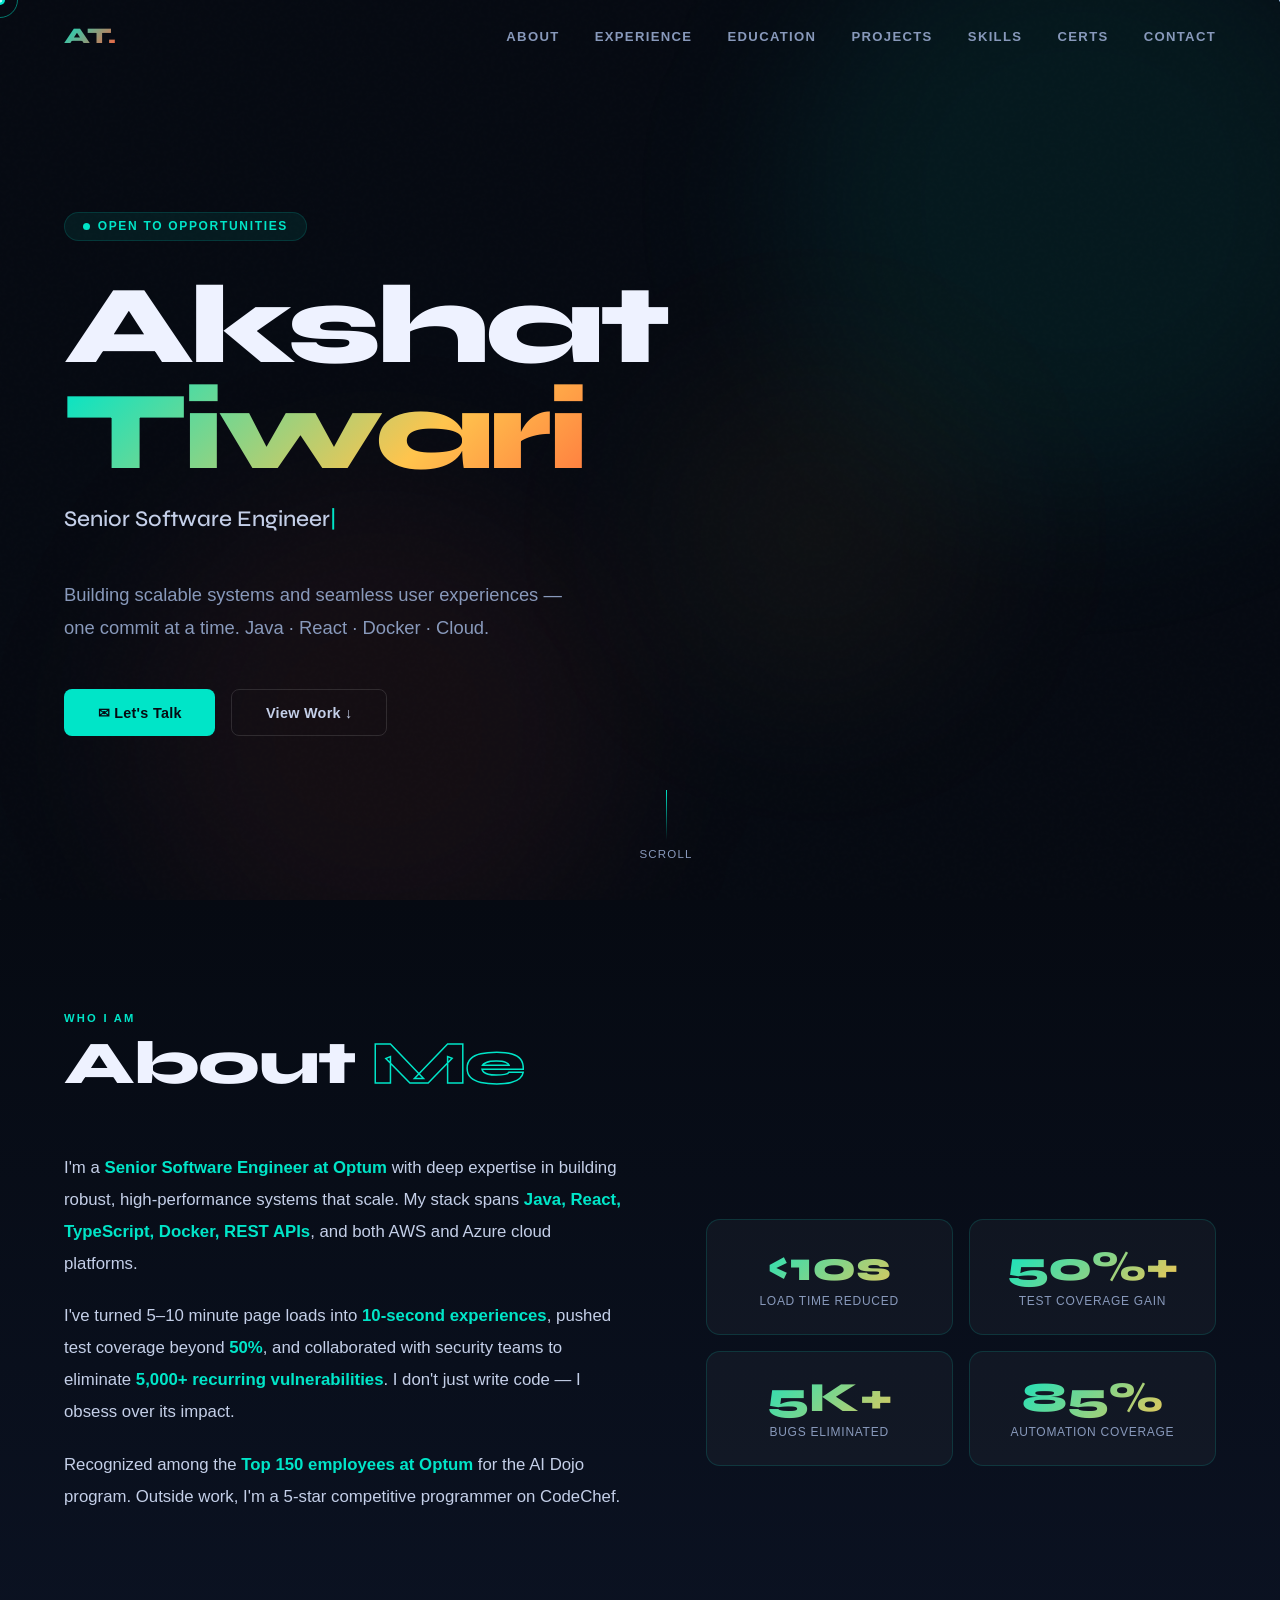
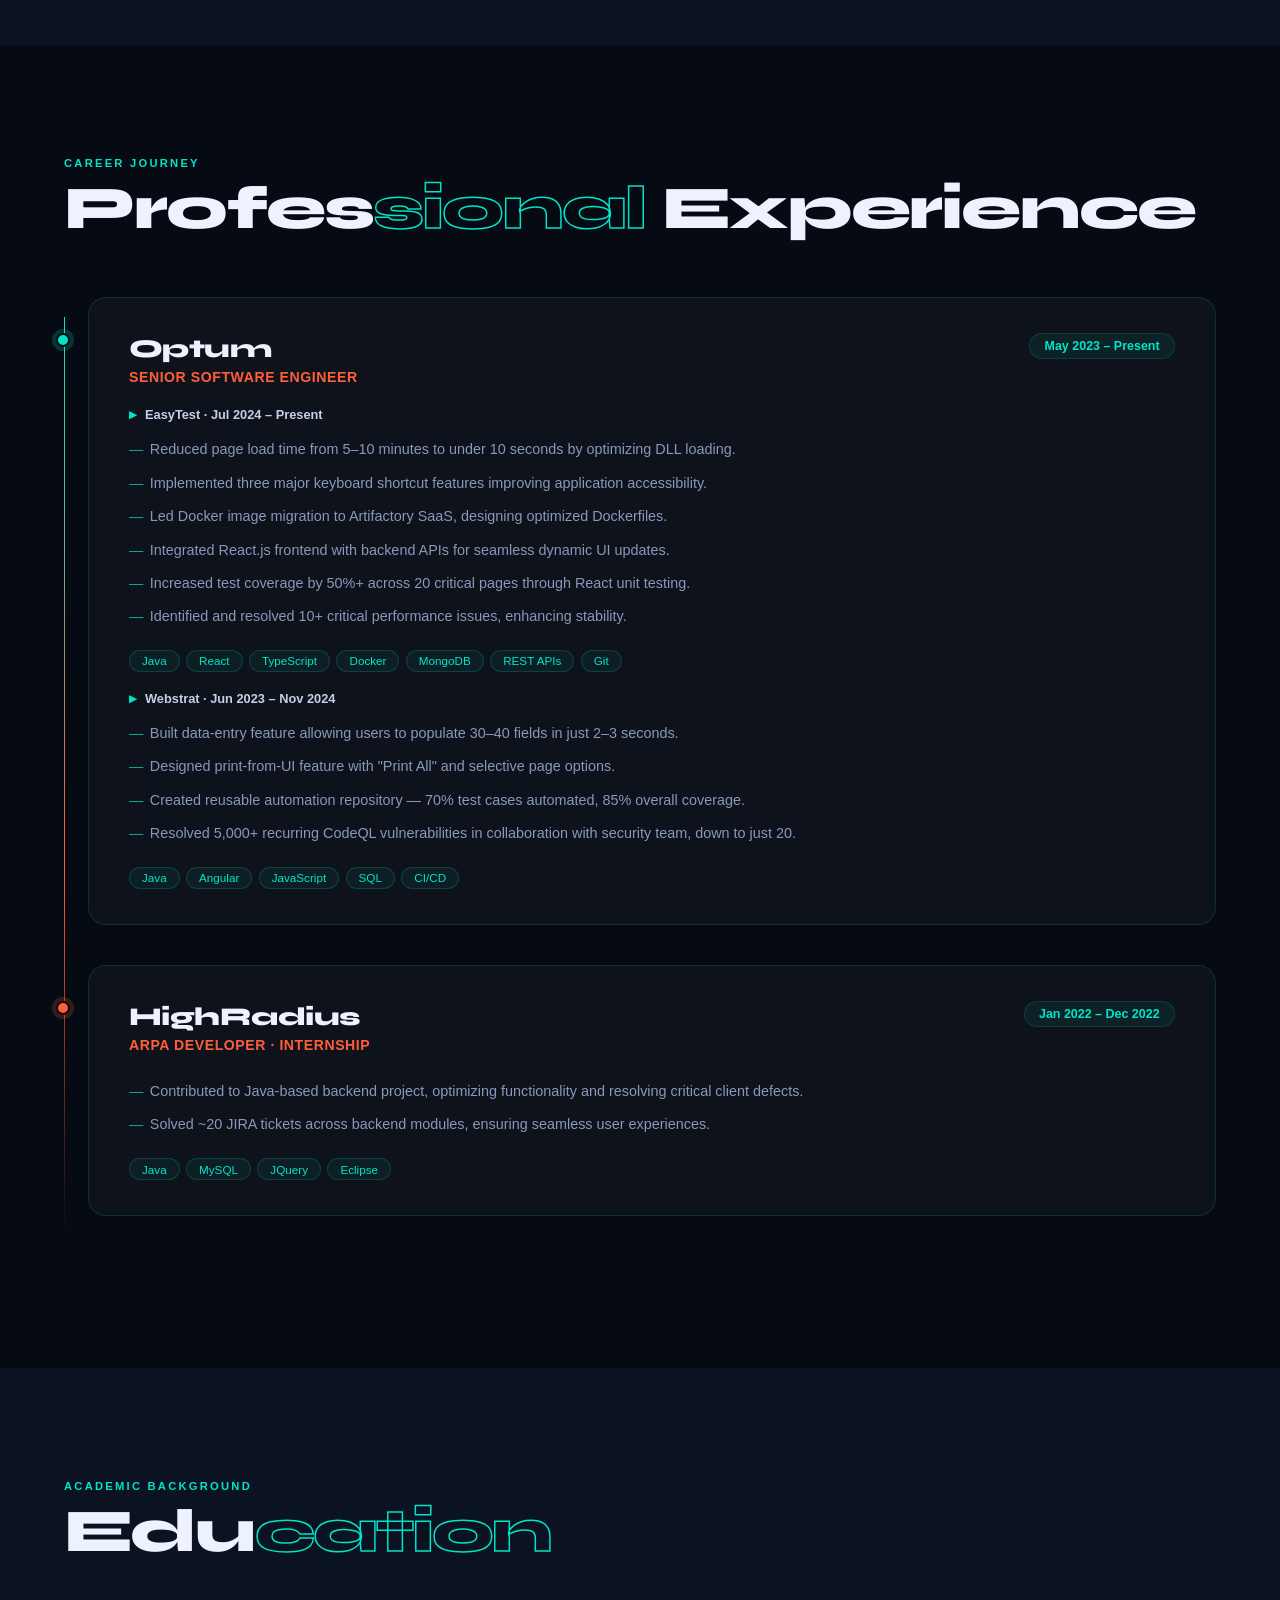
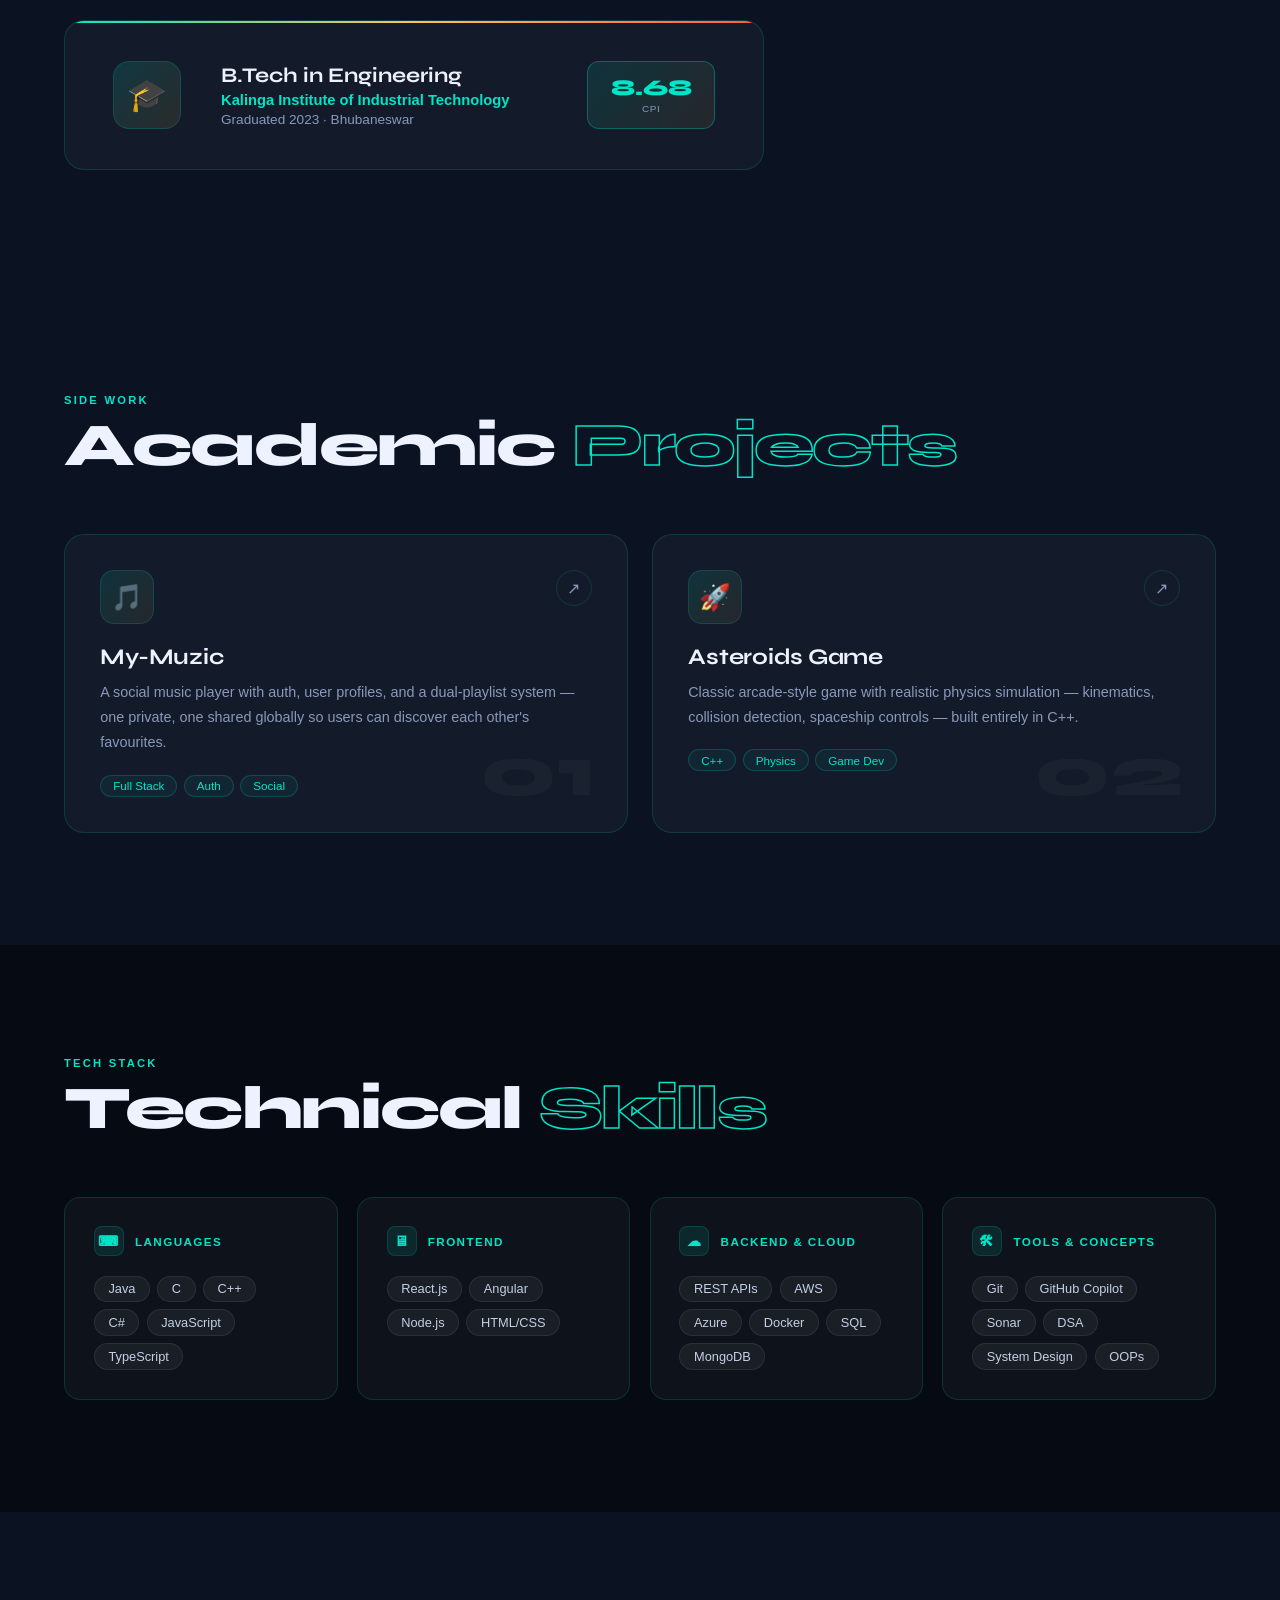
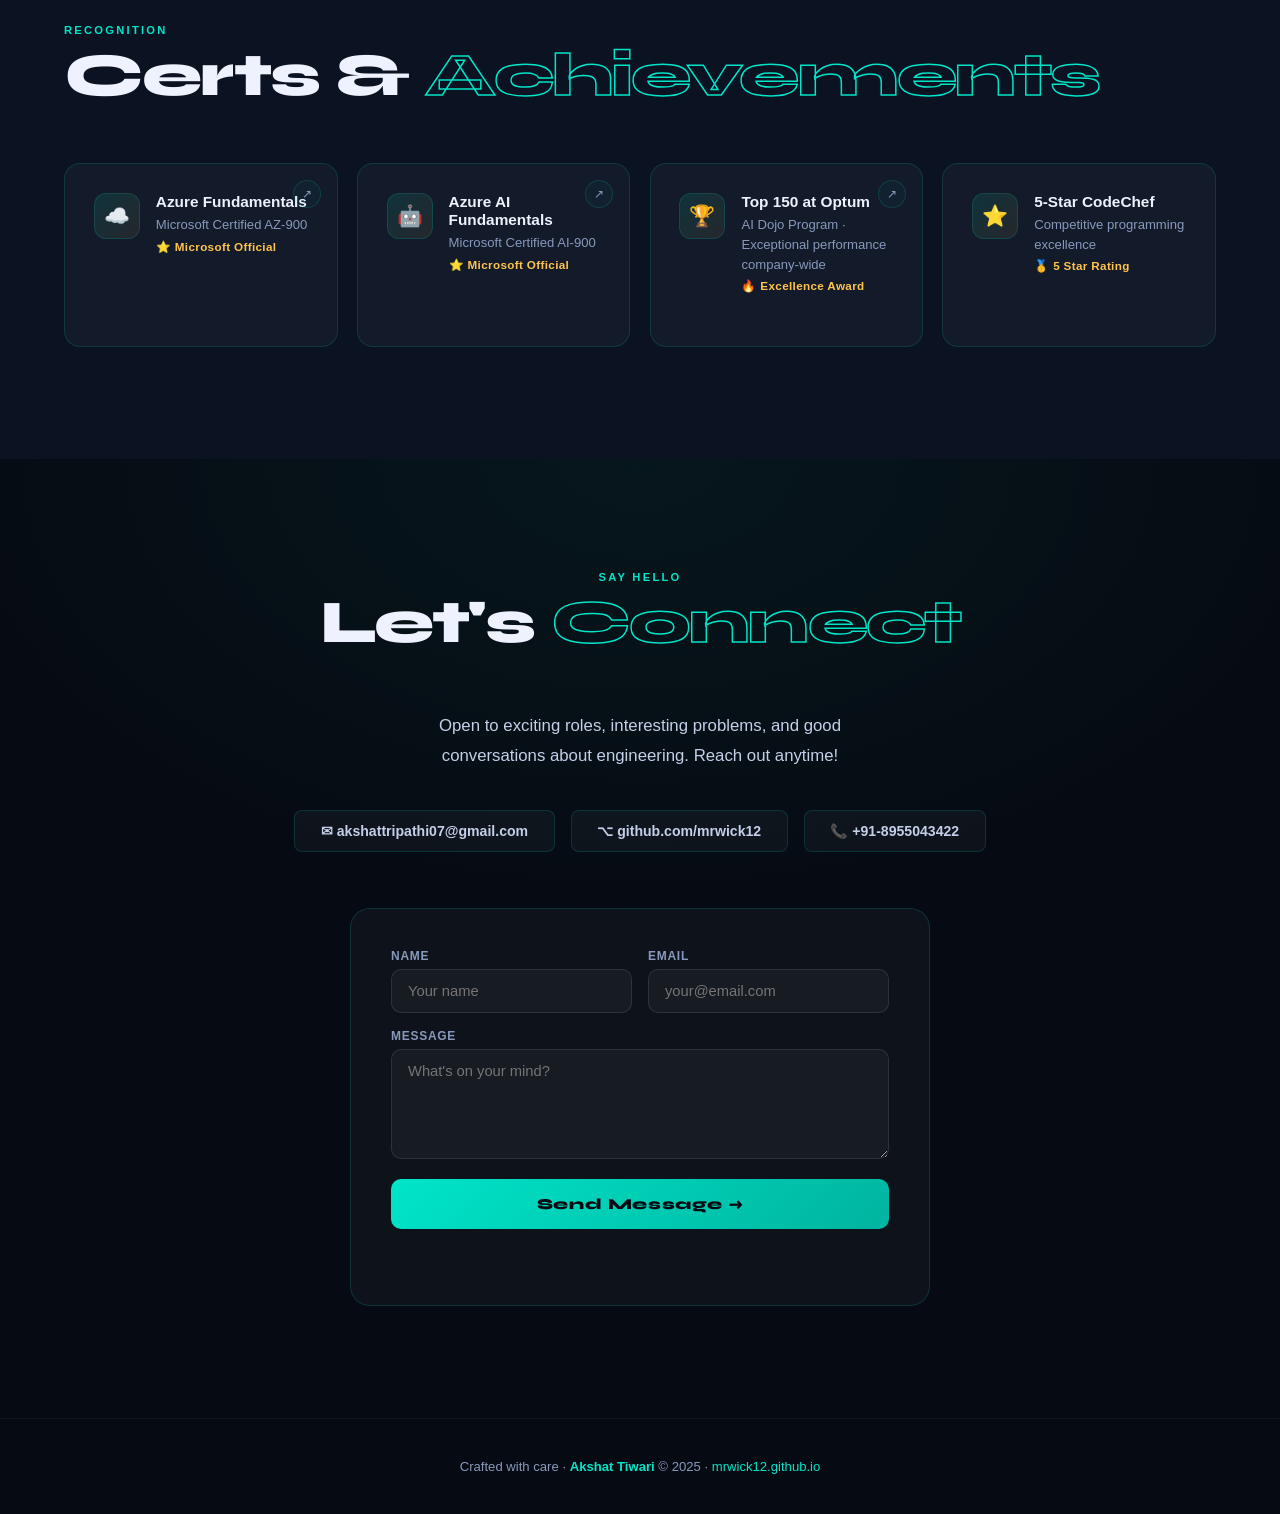
<file: akshat_portfolio (2).html>
<!DOCTYPE html>
<html lang="en">
<head>
<meta charset="UTF-8">
<meta name="viewport" content="width=device-width, initial-scale=1.0">
<title>Akshat Tiwari – Senior Software Engineer</title>
<link href="https://fonts.googleapis.com/css2?family=Syne:wght@400;500;600;700;800&family=Cabinet+Grotesk:wght@300;400;500;700;900&display=swap" rel="stylesheet">
<style>
:root {
  --bg: #060a12;
  --bg2: #0b1222;
  --teal: #00e5c8;
  --teal2: #00b4a0;
  --orange: #ff5e3a;
  --gold: #ffc44d;
  --white: #eef2ff;
  --gray: #8899bb;
  --gray2: #c4cfe8;
  --card: rgba(255,255,255,0.035);
  --border: rgba(0,229,200,0.15);
}
*,*::before,*::after{box-sizing:border-box;margin:0;padding:0}
html{scroll-behavior:smooth}
body{font-family:'Cabinet Grotesk',sans-serif;background:var(--bg);color:var(--white);overflow-x:hidden;cursor:none}
#cursor{position:fixed;width:10px;height:10px;background:var(--teal);border-radius:50%;pointer-events:none;z-index:9999;transform:translate(-50%,-50%);mix-blend-mode:screen;transition:background 0.2s}
#cursor-ring{position:fixed;width:36px;height:36px;border:1.5px solid rgba(0,229,200,0.5);border-radius:50%;pointer-events:none;z-index:9998;transform:translate(-50%,-50%);transition:transform 0.18s ease,border-color 0.2s}
body::before{content:'';position:fixed;inset:0;z-index:1;pointer-events:none;background-image:url("data:image/svg+xml,%3Csvg viewBox='0 0 256 256' xmlns='http://www.w3.org/2000/svg'%3E%3Cfilter id='n'%3E%3CfeTurbulence type='fractalNoise' baseFrequency='0.9' numOctaves='4' stitchTiles='stitch'/%3E%3C/filter%3E%3Crect width='100%25' height='100%25' filter='url(%23n)' opacity='0.04'/%3E%3C/svg%3E");opacity:0.35}
#star-canvas{position:fixed;inset:0;z-index:0;pointer-events:none}

/* NAV */
nav{position:fixed;top:0;left:0;right:0;z-index:500;display:flex;justify-content:space-between;align-items:center;padding:1.4rem 5%;transition:background 0.4s,backdrop-filter 0.4s}
nav.scrolled{background:rgba(6,10,18,0.88);backdrop-filter:blur(20px);border-bottom:1px solid var(--border)}
.nav-logo{font-family:'Syne',sans-serif;font-weight:800;font-size:1.4rem;background:linear-gradient(135deg,var(--teal),var(--orange));-webkit-background-clip:text;-webkit-text-fill-color:transparent;letter-spacing:-0.02em}
.nav-links{display:flex;gap:2.2rem;list-style:none}
.nav-links a{color:var(--gray);text-decoration:none;font-size:0.82rem;font-weight:600;letter-spacing:0.1em;text-transform:uppercase;position:relative;transition:color 0.2s}
.nav-links a::after{content:'';position:absolute;bottom:-4px;left:0;width:0;height:1.5px;background:var(--teal);transition:width 0.3s}
.nav-links a:hover{color:var(--teal)}
.nav-links a:hover::after{width:100%}

/* HERO */
#hero{min-height:100vh;display:flex;align-items:center;padding:8rem 5% 5rem;position:relative;z-index:2;overflow:hidden}
.blob{position:absolute;border-radius:50%;filter:blur(80px);pointer-events:none;animation:blobMove 12s ease-in-out infinite}
.blob1{width:600px;height:600px;background:rgba(0,229,200,0.07);top:-100px;right:-100px;animation-delay:0s}
.blob2{width:500px;height:500px;background:rgba(255,94,58,0.06);bottom:-80px;left:10%;animation-delay:-4s;animation-duration:15s}
.blob3{width:350px;height:350px;background:rgba(255,196,77,0.04);top:40%;left:50%;animation-delay:-8s}
@keyframes blobMove{0%,100%{border-radius:60% 40% 30% 70%/60% 30% 70% 40%;transform:translate(0,0) scale(1)}33%{border-radius:30% 60% 70% 40%/50% 60% 30% 60%;transform:translate(30px,-20px) scale(1.05)}66%{border-radius:50% 60% 40% 50%/30% 40% 60% 50%;transform:translate(-20px,30px) scale(0.97)}}
.hero-inner{position:relative;z-index:2;max-width:800px}
.hero-badge{display:inline-flex;align-items:center;gap:0.5rem;background:rgba(0,229,200,0.08);border:1px solid var(--border);color:var(--teal);font-size:0.75rem;font-weight:700;letter-spacing:0.14em;text-transform:uppercase;padding:0.4rem 1.1rem;border-radius:2rem;margin-bottom:2rem;animation:heroFadeUp 0.8s ease both}
.hero-badge .dot{width:7px;height:7px;background:var(--teal);border-radius:50%;animation:pulse 2s infinite}
@keyframes pulse{0%,100%{opacity:1;transform:scale(1)}50%{opacity:0.5;transform:scale(1.4)}}
.hero-name{font-family:'Syne',sans-serif;font-weight:800;font-size:clamp(3.5rem,9vw,7rem);line-height:0.95;letter-spacing:-0.04em;margin-bottom:1.2rem;animation:heroFadeUp 0.8s 0.1s ease both}
.hero-name .line2{display:block;background:linear-gradient(135deg,var(--teal) 0%,var(--gold) 60%,var(--orange) 100%);-webkit-background-clip:text;-webkit-text-fill-color:transparent;background-clip:text}
.hero-typed-wrap{font-family:'Syne',sans-serif;font-size:clamp(1rem,2.5vw,1.4rem);color:var(--gray2);font-weight:500;margin-bottom:1.8rem;animation:heroFadeUp 0.8s 0.2s ease both;min-height:2em}
.typed-cursor{color:var(--teal);animation:blink 0.8s infinite}
@keyframes blink{0%,100%{opacity:1}50%{opacity:0}}
.hero-tagline{font-size:clamp(0.95rem,1.5vw,1.15rem);color:var(--gray);max-width:520px;line-height:1.8;margin-bottom:2.8rem;animation:heroFadeUp 0.8s 0.3s ease both}
.hero-ctas{display:flex;flex-wrap:wrap;gap:1rem;animation:heroFadeUp 0.8s 0.4s ease both}
.cta-btn{display:inline-flex;align-items:center;gap:0.6rem;padding:0.9rem 2.1rem;border-radius:0.5rem;font-size:0.9rem;font-weight:700;font-family:'Cabinet Grotesk',sans-serif;text-decoration:none;transition:all 0.25s;position:relative;overflow:hidden;letter-spacing:0.02em}
.cta-btn::before{content:'';position:absolute;inset:0;background:linear-gradient(135deg,transparent 0%,rgba(255,255,255,0.08) 100%);opacity:0;transition:opacity 0.25s}
.cta-btn:hover::before{opacity:1}
.cta-primary{background:var(--teal);color:var(--bg)}
.cta-primary:hover{transform:translateY(-3px);box-shadow:0 12px 32px rgba(0,229,200,0.4)}
.cta-ghost{background:transparent;color:var(--gray2);border:1.5px solid rgba(255,255,255,0.12)}
.cta-ghost:hover{border-color:var(--teal);color:var(--teal);transform:translateY(-3px)}
.scroll-ind{position:absolute;bottom:2.5rem;left:50%;transform:translateX(-50%);display:flex;flex-direction:column;align-items:center;gap:0.5rem;color:var(--gray);font-size:0.72rem;letter-spacing:0.1em;text-transform:uppercase;animation:heroFadeUp 1s 0.8s ease both;z-index:2}
.scroll-line{width:1.5px;height:50px;background:linear-gradient(to bottom,var(--teal),transparent);animation:scrollLine 1.8s ease-in-out infinite}
@keyframes scrollLine{0%{transform:scaleY(0);transform-origin:top}50%{transform:scaleY(1);transform-origin:top}51%{transform-origin:bottom}100%{transform:scaleY(0);transform-origin:bottom}}
@keyframes heroFadeUp{from{opacity:0;transform:translateY(30px)}to{opacity:1;transform:translateY(0)}}

/* SECTIONS */
section{padding:7rem 5%;position:relative;z-index:2}
.s-label{font-size:0.7rem;font-weight:700;letter-spacing:0.2em;text-transform:uppercase;color:var(--teal);margin-bottom:0.5rem}
.s-title{font-family:'Syne',sans-serif;font-weight:800;font-size:clamp(2.2rem,5vw,3.8rem);letter-spacing:-0.03em;margin-bottom:3.5rem;line-height:1.05}
.s-title em{font-style:normal;color:transparent;-webkit-text-stroke:1.5px var(--teal)}

/* ABOUT */
#about{background:linear-gradient(180deg,var(--bg) 0%,var(--bg2) 100%)}
.about-wrap{display:grid;grid-template-columns:1.1fr 1fr;gap:5rem;align-items:center}
.about-text p{color:var(--gray2);font-size:1.05rem;line-height:1.9;margin-bottom:1.3rem}
.about-text p strong{color:var(--teal);font-weight:700}
.stats-grid{display:grid;grid-template-columns:1fr 1fr;gap:1rem}
.stat-box{background:var(--card);border:1px solid var(--border);border-radius:14px;padding:1.6rem;text-align:center;position:relative;overflow:hidden;transition:transform 0.3s,box-shadow 0.3s}
.stat-box::before{content:'';position:absolute;inset:0;background:radial-gradient(circle at 50% 0%,rgba(0,229,200,0.08),transparent 70%);opacity:0;transition:opacity 0.3s}
.stat-box:hover{transform:translateY(-6px);box-shadow:0 20px 50px rgba(0,229,200,0.12)}
.stat-box:hover::before{opacity:1}
.stat-num{font-family:'Syne',sans-serif;font-size:2.6rem;font-weight:800;background:linear-gradient(135deg,var(--teal),var(--gold));-webkit-background-clip:text;-webkit-text-fill-color:transparent;line-height:1;margin-bottom:0.4rem}
.stat-lbl{font-size:0.75rem;color:var(--gray);text-transform:uppercase;letter-spacing:0.06em}

/* EDUCATION */
#education{background:var(--bg2)}
.edu-wrapper{background:var(--card);border:1px solid var(--border);border-radius:20px;padding:2.5rem 3rem;display:flex;align-items:center;gap:2.5rem;max-width:700px;position:relative;overflow:hidden;transition:transform 0.3s,box-shadow 0.3s}
.edu-wrapper::before{content:'';position:absolute;top:0;left:0;right:0;height:2px;background:linear-gradient(90deg,var(--teal),var(--gold),var(--orange))}
.edu-wrapper:hover{transform:translateY(-5px);box-shadow:0 24px 60px rgba(0,0,0,0.4)}
.edu-icon-wrap{width:68px;height:68px;border-radius:16px;flex-shrink:0;background:linear-gradient(135deg,rgba(0,229,200,0.15),rgba(255,196,77,0.1));border:1px solid var(--border);display:flex;align-items:center;justify-content:center;font-size:2rem}
.edu-degree{font-family:'Syne',sans-serif;font-size:1.3rem;font-weight:700;margin-bottom:0.25rem}
.edu-inst{color:var(--teal);font-size:0.92rem;font-weight:600;margin-bottom:0.2rem}
.edu-year{color:var(--gray);font-size:0.85rem}
.cpi-pill{margin-left:auto;flex-shrink:0;background:linear-gradient(135deg,rgba(0,229,200,0.12),rgba(255,196,77,0.08));border:1px solid rgba(0,229,200,0.3);color:var(--teal);font-family:'Syne',sans-serif;font-weight:800;font-size:1.4rem;padding:0.8rem 1.4rem;border-radius:12px;text-align:center;line-height:1.2}
.cpi-pill span{display:block;font-size:0.62rem;color:var(--gray);font-family:'Cabinet Grotesk',sans-serif;font-weight:500;text-transform:uppercase;letter-spacing:0.06em;margin-top:0.1rem}

/* EXPERIENCE */
#experience{background:var(--bg)}
.exp-timeline{display:flex;flex-direction:column;gap:0;position:relative;padding-left:1.5rem}
.exp-timeline::before{content:'';position:absolute;left:0;top:20px;bottom:20px;width:1px;background:linear-gradient(to bottom,var(--teal),var(--orange) 60%,transparent)}
.exp-item{position:relative;margin-bottom:2.5rem;background:var(--card);border:1px solid var(--border);border-radius:18px;padding:2.2rem 2.5rem;transition:transform 0.3s,border-color 0.3s,box-shadow 0.3s}
.exp-item:hover{transform:translateX(6px);border-color:rgba(0,229,200,0.3);box-shadow:0 20px 50px rgba(0,0,0,0.3)}
.exp-dot{position:absolute;left:-2.05rem;top:2.2rem;width:14px;height:14px;border-radius:50%;background:var(--teal);border:2px solid var(--bg);box-shadow:0 0 0 4px rgba(0,229,200,0.2)}
.exp-dot.alt{background:var(--orange);box-shadow:0 0 0 4px rgba(255,94,58,0.2)}
.exp-head{display:flex;flex-wrap:wrap;justify-content:space-between;align-items:flex-start;margin-bottom:0.3rem}
.exp-company{font-family:'Syne',sans-serif;font-size:1.6rem;font-weight:800;letter-spacing:-0.02em}
.exp-period{background:rgba(0,229,200,0.08);border:1px solid var(--border);color:var(--teal);font-size:0.78rem;padding:0.3rem 0.9rem;border-radius:2rem;font-weight:600}
.exp-role{color:var(--orange);font-size:0.88rem;font-weight:700;letter-spacing:0.04em;text-transform:uppercase;margin-bottom:1.4rem}
.proj-label{font-size:0.8rem;font-weight:700;color:var(--gray2);display:flex;align-items:center;gap:0.5rem;margin-bottom:0.7rem;margin-top:1.2rem}
.proj-label::before{content:'▶';font-size:0.6rem;color:var(--teal)}
.bullet-list{list-style:none;padding:0}
.bullet-list li{color:var(--gray);font-size:0.9rem;padding:0.3rem 0 0.3rem 1.3rem;position:relative;line-height:1.65}
.bullet-list li::before{content:'—';position:absolute;left:0;color:var(--teal);opacity:0.7}
.tag-row{display:flex;flex-wrap:wrap;gap:0.4rem;margin-top:1rem}
.tag{background:rgba(0,229,200,0.06);border:1px solid rgba(0,229,200,0.18);color:var(--teal);font-size:0.73rem;padding:0.22rem 0.75rem;border-radius:2rem;transition:background 0.2s,transform 0.2s}
.tag:hover{background:rgba(0,229,200,0.15);transform:translateY(-2px)}

/* PROJECTS */
#projects{background:var(--bg2)}
.proj-grid{display:grid;grid-template-columns:repeat(auto-fit,minmax(300px,1fr));gap:1.5rem}
.proj-card{background:var(--card);border:1px solid var(--border);border-radius:20px;padding:2.2rem;position:relative;overflow:hidden;transition:transform 0.3s,box-shadow 0.3s;transform-style:preserve-3d}
.proj-card::after{content:'';position:absolute;inset:0;background:linear-gradient(135deg,rgba(0,229,200,0.04) 0%,rgba(255,94,58,0.04) 100%);opacity:0;transition:opacity 0.3s;border-radius:20px}
.proj-card:hover{box-shadow:0 30px 70px rgba(0,0,0,0.4)}
.proj-card:hover::after{opacity:1}
.proj-card-top{display:flex;justify-content:space-between;align-items:flex-start;margin-bottom:1.2rem}
.proj-emoji-box{width:54px;height:54px;border-radius:14px;background:linear-gradient(135deg,rgba(0,229,200,0.12),rgba(255,196,77,0.08));border:1px solid var(--border);display:flex;align-items:center;justify-content:center;font-size:1.6rem}
.proj-arrow{width:36px;height:36px;border-radius:50%;border:1px solid var(--border);display:flex;align-items:center;justify-content:center;color:var(--gray);transition:all 0.2s}
.proj-card:hover .proj-arrow{border-color:var(--teal);color:var(--teal);transform:rotate(45deg)}
.proj-card h3{font-family:'Syne',sans-serif;font-size:1.4rem;font-weight:700;margin-bottom:0.6rem;letter-spacing:-0.01em}
.proj-card p{color:var(--gray);font-size:0.9rem;line-height:1.75;margin-bottom:1.2rem}
.proj-num{position:absolute;bottom:1.5rem;right:2rem;font-family:'Syne',sans-serif;font-size:4.5rem;font-weight:800;color:rgba(255,255,255,0.03);line-height:1;pointer-events:none}

/* SKILLS */
#skills{background:var(--bg)}
.skills-wrap{display:grid;grid-template-columns:repeat(auto-fit,minmax(240px,1fr));gap:1.2rem}
.skill-group{background:var(--card);border:1px solid var(--border);border-radius:16px;padding:1.8rem;transition:transform 0.25s,border-color 0.25s}
.skill-group:hover{transform:translateY(-4px);border-color:rgba(0,229,200,0.25)}
.sg-head{display:flex;align-items:center;gap:0.7rem;font-size:0.73rem;font-weight:700;letter-spacing:0.12em;text-transform:uppercase;color:var(--teal);margin-bottom:1.2rem}
.sg-icon{width:30px;height:30px;border-radius:8px;background:rgba(0,229,200,0.1);border:1px solid var(--border);display:flex;align-items:center;justify-content:center;font-size:0.9rem}
.pills{display:flex;flex-wrap:wrap;gap:0.45rem}
.pill{background:rgba(255,255,255,0.05);border:1px solid rgba(255,255,255,0.08);color:var(--gray2);font-size:0.8rem;padding:0.3rem 0.85rem;border-radius:2rem;transition:all 0.2s;cursor:default}
.pill:hover{background:rgba(0,229,200,0.1);border-color:rgba(0,229,200,0.3);color:var(--teal);transform:translateY(-2px)}

/* CERTS */
#certifications{background:var(--bg2)}
.cert-grid{display:grid;grid-template-columns:repeat(auto-fit,minmax(260px,1fr));gap:1.2rem}
.cert-card{background:var(--card);border:1px solid var(--border);border-radius:16px;padding:1.8rem;display:flex;gap:1rem;align-items:flex-start;transition:transform 0.25s,border-color 0.25s,box-shadow 0.25s;position:relative;overflow:hidden;text-decoration:none;color:inherit;cursor:none}
.cert-card::before{content:'';position:absolute;inset:0;background:linear-gradient(135deg,rgba(0,229,200,0.05),transparent 60%);opacity:0;transition:opacity 0.3s}
.cert-card:hover{transform:translateY(-5px);border-color:rgba(0,229,200,0.4);box-shadow:0 18px 48px rgba(0,0,0,0.3),0 0 0 1px rgba(0,229,200,0.15)}
.cert-card:hover::before{opacity:1}
.cert-card.no-link{cursor:default}
.cert-icon{width:46px;height:46px;border-radius:12px;flex-shrink:0;background:linear-gradient(135deg,rgba(0,229,200,0.12),rgba(255,196,77,0.08));border:1px solid var(--border);display:flex;align-items:center;justify-content:center;font-size:1.3rem;transition:transform 0.25s}
.cert-card:hover .cert-icon{transform:scale(1.1) rotate(-4deg)}
.cert-card h3{font-size:0.96rem;font-weight:700;margin-bottom:0.25rem;color:var(--white)}
.cert-card p{font-size:0.82rem;color:var(--gray);line-height:1.5}
.cert-badge{font-size:0.73rem;font-weight:700;color:var(--gold);margin-top:0.3rem;letter-spacing:0.03em}
.cert-view{display:inline-flex;align-items:center;gap:0.3rem;margin-top:0.6rem;font-size:0.75rem;font-weight:700;color:var(--teal);letter-spacing:0.06em;text-transform:uppercase;opacity:0;transform:translateY(4px);transition:opacity 0.2s,transform 0.2s}
.cert-card:hover .cert-view{opacity:1;transform:translateY(0)}
.cert-corner{position:absolute;top:1rem;right:1rem;width:28px;height:28px;border-radius:50%;border:1px solid var(--border);display:flex;align-items:center;justify-content:center;font-size:0.75rem;color:var(--gray);transition:all 0.25s;background:rgba(0,229,200,0.04)}
.cert-card:hover .cert-corner{border-color:var(--teal);color:var(--teal);background:rgba(0,229,200,0.1);transform:rotate(45deg)}

/* CONTACT */
#contact{background:var(--bg);text-align:center;background-image:radial-gradient(ellipse 60% 50% at 50% 0%,rgba(0,229,200,0.06),transparent)}
.contact-sub{color:var(--gray2);font-size:1.05rem;max-width:480px;margin:0 auto 2.5rem;line-height:1.75}
.contact-links{display:flex;justify-content:center;flex-wrap:wrap;gap:1rem;margin-bottom:3.5rem}
.c-link{display:inline-flex;align-items:center;gap:0.6rem;background:var(--card);border:1px solid var(--border);color:var(--gray2);font-size:0.88rem;font-weight:600;padding:0.75rem 1.6rem;border-radius:0.5rem;text-decoration:none;transition:all 0.25s}
.c-link:hover{border-color:var(--teal);color:var(--teal);transform:translateY(-3px);box-shadow:0 12px 28px rgba(0,229,200,0.15)}
.form-card{max-width:580px;margin:0 auto;background:var(--card);border:1px solid var(--border);border-radius:20px;padding:2.5rem;text-align:left}
.frow{display:grid;grid-template-columns:1fr 1fr;gap:1rem}
.fg{margin-bottom:1rem}
.fg label{display:block;font-size:0.75rem;color:var(--gray);margin-bottom:0.4rem;font-weight:600;letter-spacing:0.06em;text-transform:uppercase}
.fg input,.fg textarea{width:100%;background:rgba(255,255,255,0.04);border:1px solid rgba(255,255,255,0.1);color:var(--white);padding:0.8rem 1rem;border-radius:10px;font-family:'Cabinet Grotesk',sans-serif;font-size:0.92rem;outline:none;resize:vertical;transition:border-color 0.2s,background 0.2s}
.fg input:focus,.fg textarea:focus{border-color:var(--teal);background:rgba(0,229,200,0.04)}
.fg textarea{min-height:110px}
.submit-btn{width:100%;background:linear-gradient(135deg,var(--teal),var(--teal2));color:var(--bg);font-family:'Syne',sans-serif;font-weight:800;font-size:0.95rem;padding:1rem;border:none;border-radius:10px;cursor:none;transition:all 0.25s;letter-spacing:0.04em}
.submit-btn:hover{transform:translateY(-2px);box-shadow:0 14px 32px rgba(0,229,200,0.35)}
#f-msg{text-align:center;font-size:0.88rem;color:var(--teal);margin-top:1rem;min-height:1.4em}

footer{text-align:center;padding:2.5rem;color:var(--gray);font-size:0.82rem;border-top:1px solid rgba(255,255,255,0.05);position:relative;z-index:2}
footer strong{color:var(--teal)}

/* REVEAL */
.reveal{opacity:0;transform:translateY(36px);transition:opacity 0.7s ease,transform 0.7s ease}
.reveal.up{opacity:1;transform:none}
.reveal-left{opacity:0;transform:translateX(-40px);transition:opacity 0.7s ease,transform 0.7s ease}
.reveal-left.up{opacity:1;transform:none}
.reveal-right{opacity:0;transform:translateX(40px);transition:opacity 0.7s ease,transform 0.7s ease}
.reveal-right.up{opacity:1;transform:none}
.delay-1{transition-delay:0.1s}.delay-2{transition-delay:0.2s}.delay-3{transition-delay:0.3s}.delay-4{transition-delay:0.4s}

#prog{position:fixed;top:0;left:0;height:2px;background:linear-gradient(90deg,var(--teal),var(--orange));z-index:600;width:0;transition:width 0.1s}

@media(max-width:768px){
  .about-wrap,.frow{grid-template-columns:1fr}
  .edu-wrapper{flex-direction:column;gap:1rem}
  .cpi-pill{margin-left:0}
  .nav-links{display:none}
  .hero-name{font-size:3.2rem}
}
</style>
</head>
<body>

<div id="cursor"></div>
<div id="cursor-ring"></div>
<div id="prog"></div>
<canvas id="star-canvas"></canvas>

<nav id="navbar">
  <div class="nav-logo">AT.</div>
  <ul class="nav-links">
    <li><a href="#about">About</a></li>
    <li><a href="#experience">Experience</a></li>
    <li><a href="#education">Education</a></li>
    <li><a href="#projects">Projects</a></li>
    <li><a href="#skills">Skills</a></li>
    <li><a href="#certifications">Certs</a></li>
    <li><a href="#contact">Contact</a></li>
  </ul>
</nav>

<section id="hero">
  <div class="blob blob1"></div>
  <div class="blob blob2"></div>
  <div class="blob blob3"></div>
  <div class="hero-inner">
    <div class="hero-badge"><span class="dot"></span>Open to Opportunities</div>
    <h1 class="hero-name">Akshat<span class="line2">Tiwari</span></h1>
    <div class="hero-typed-wrap"><span id="typed"></span><span class="typed-cursor">|</span></div>
    <p class="hero-tagline">Building scalable systems and seamless user experiences — one commit at a time. Java · React · Docker · Cloud.</p>
    <div class="hero-ctas">
      <a href="mailto:akshattripathi07@gmail.com" class="cta-btn cta-primary">✉ Let's Talk</a>
      <a href="#experience" class="cta-btn cta-ghost">View Work ↓</a>
    </div>
  </div>
  <div class="scroll-ind"><div class="scroll-line"></div>Scroll</div>
</section>

<section id="about">
  <div class="reveal"><p class="s-label">Who I Am</p><h2 class="s-title">About <em>Me</em></h2></div>
  <div class="about-wrap">
    <div class="about-text reveal-left">
      <p>I'm a <strong>Senior Software Engineer at Optum</strong> with deep expertise in building robust, high-performance systems that scale. My stack spans <strong>Java, React, TypeScript, Docker, REST APIs</strong>, and both AWS and Azure cloud platforms.</p>
      <p>I've turned 5–10 minute page loads into <strong>10-second experiences</strong>, pushed test coverage beyond <strong>50%</strong>, and collaborated with security teams to eliminate <strong>5,000+ recurring vulnerabilities</strong>. I don't just write code — I obsess over its impact.</p>
      <p>Recognized among the <strong>Top 150 employees at Optum</strong> for the AI Dojo program. Outside work, I'm a 5-star competitive programmer on CodeChef.</p>
    </div>
    <div class="stats-grid reveal-right">
      <div class="stat-box delay-1"><div class="stat-num">&lt;10s</div><div class="stat-lbl">Load time reduced</div></div>
      <div class="stat-box delay-2"><div class="stat-num">50%+</div><div class="stat-lbl">Test coverage gain</div></div>
      <div class="stat-box delay-3"><div class="stat-num">5K+</div><div class="stat-lbl">Bugs eliminated</div></div>
      <div class="stat-box delay-4"><div class="stat-num">85%</div><div class="stat-lbl">Automation coverage</div></div>
    </div>
  </div>
</section>

<section id="experience">
  <div class="reveal"><p class="s-label">Career Journey</p><h2 class="s-title">Profes<em>sional</em> Experience</h2></div>
  <div class="exp-timeline">
    <div class="exp-item reveal">
      <div class="exp-dot"></div>
      <div class="exp-head">
        <div class="exp-company">Optum</div>
        <div class="exp-period">May 2023 – Present</div>
      </div>
      <div class="exp-role">Senior Software Engineer</div>
      <div class="proj-label">EasyTest · Jul 2024 – Present</div>
      <ul class="bullet-list">
        <li>Reduced page load time from 5–10 minutes to under 10 seconds by optimizing DLL loading.</li>
        <li>Implemented three major keyboard shortcut features improving application accessibility.</li>
        <li>Led Docker image migration to Artifactory SaaS, designing optimized Dockerfiles.</li>
        <li>Integrated React.js frontend with backend APIs for seamless dynamic UI updates.</li>
        <li>Increased test coverage by 50%+ across 20 critical pages through React unit testing.</li>
        <li>Identified and resolved 10+ critical performance issues, enhancing stability.</li>
      </ul>
      <div class="tag-row">
        <span class="tag">Java</span><span class="tag">React</span><span class="tag">TypeScript</span>
        <span class="tag">Docker</span><span class="tag">MongoDB</span><span class="tag">REST APIs</span><span class="tag">Git</span>
      </div>
      <div class="proj-label">Webstrat · Jun 2023 – Nov 2024</div>
      <ul class="bullet-list">
        <li>Built data-entry feature allowing users to populate 30–40 fields in just 2–3 seconds.</li>
        <li>Designed print-from-UI feature with "Print All" and selective page options.</li>
        <li>Created reusable automation repository — 70% test cases automated, 85% overall coverage.</li>
        <li>Resolved 5,000+ recurring CodeQL vulnerabilities in collaboration with security team, down to just 20.</li>
      </ul>
      <div class="tag-row">
        <span class="tag">Java</span><span class="tag">Angular</span><span class="tag">JavaScript</span>
        <span class="tag">SQL</span><span class="tag">CI/CD</span>
      </div>
    </div>
    <div class="exp-item reveal delay-2">
      <div class="exp-dot alt"></div>
      <div class="exp-head">
        <div class="exp-company">HighRadius</div>
        <div class="exp-period">Jan 2022 – Dec 2022</div>
      </div>
      <div class="exp-role">ARPA Developer · Internship</div>
      <ul class="bullet-list">
        <li>Contributed to Java-based backend project, optimizing functionality and resolving critical client defects.</li>
        <li>Solved ~20 JIRA tickets across backend modules, ensuring seamless user experiences.</li>
      </ul>
      <div class="tag-row">
        <span class="tag">Java</span><span class="tag">MySQL</span><span class="tag">JQuery</span><span class="tag">Eclipse</span>
      </div>
    </div>
  </div>
</section>

<section id="education">
  <div class="reveal"><p class="s-label">Academic Background</p><h2 class="s-title">Edu<em>cation</em></h2></div>
  <div class="edu-wrapper reveal">
    <div class="edu-icon-wrap">🎓</div>
    <div>
      <div class="edu-degree">B.Tech in Engineering</div>
      <div class="edu-inst">Kalinga Institute of Industrial Technology</div>
      <div class="edu-year">Graduated 2023 · Bhubaneswar</div>
    </div>
    <div class="cpi-pill">8.68<span>CPI</span></div>
  </div>
</section>

<section id="projects">
  <div class="reveal"><p class="s-label">Side Work</p><h2 class="s-title">Academic <em>Projects</em></h2></div>
  <div class="proj-grid">
    <div class="proj-card reveal delay-1">
      <div class="proj-card-top"><div class="proj-emoji-box">🎵</div><div class="proj-arrow">↗</div></div>
      <h3>My-Muzic</h3>
      <p>A social music player with auth, user profiles, and a dual-playlist system — one private, one shared globally so users can discover each other's favourites.</p>
      <div class="tag-row"><span class="tag">Full Stack</span><span class="tag">Auth</span><span class="tag">Social</span></div>
      <div class="proj-num">01</div>
    </div>
    <div class="proj-card reveal delay-2">
      <div class="proj-card-top"><div class="proj-emoji-box">🚀</div><div class="proj-arrow">↗</div></div>
      <h3>Asteroids Game</h3>
      <p>Classic arcade-style game with realistic physics simulation — kinematics, collision detection, spaceship controls — built entirely in C++.</p>
      <div class="tag-row"><span class="tag">C++</span><span class="tag">Physics</span><span class="tag">Game Dev</span></div>
      <div class="proj-num">02</div>
    </div>
  </div>
</section>

<section id="skills">
  <div class="reveal"><p class="s-label">Tech Stack</p><h2 class="s-title">Technical <em>Skills</em></h2></div>
  <div class="skills-wrap">
    <div class="skill-group reveal delay-1">
      <div class="sg-head"><div class="sg-icon">⌨</div>Languages</div>
      <div class="pills"><span class="pill">Java</span><span class="pill">C</span><span class="pill">C++</span><span class="pill">C#</span><span class="pill">JavaScript</span><span class="pill">TypeScript</span></div>
    </div>
    <div class="skill-group reveal delay-2">
      <div class="sg-head"><div class="sg-icon">🖥</div>Frontend</div>
      <div class="pills"><span class="pill">React.js</span><span class="pill">Angular</span><span class="pill">Node.js</span><span class="pill">HTML/CSS</span></div>
    </div>
    <div class="skill-group reveal delay-3">
      <div class="sg-head"><div class="sg-icon">☁</div>Backend & Cloud</div>
      <div class="pills"><span class="pill">REST APIs</span><span class="pill">AWS</span><span class="pill">Azure</span><span class="pill">Docker</span><span class="pill">SQL</span><span class="pill">MongoDB</span></div>
    </div>
    <div class="skill-group reveal delay-4">
      <div class="sg-head"><div class="sg-icon">🛠</div>Tools & Concepts</div>
      <div class="pills"><span class="pill">Git</span><span class="pill">GitHub Copilot</span><span class="pill">Sonar</span><span class="pill">DSA</span><span class="pill">System Design</span><span class="pill">OOPs</span></div>
    </div>
  </div>
</section>

<section id="certifications">
  <div class="reveal"><p class="s-label">Recognition</p><h2 class="s-title">Certs &amp; <em>Achievements</em></h2></div>
  <div class="cert-grid">
    <a class="cert-card reveal delay-1" href="https://drive.google.com/file/d/1M4U8u43IekFR2EO9FQUEkqWqMQz-lt00/view?usp=sharing" target="_blank" rel="noopener">
      <div class="cert-corner">↗</div>
      <div class="cert-icon">☁️</div>
      <div>
        <h3>Azure Fundamentals</h3>
        <p>Microsoft Certified AZ-900</p>
        <div class="cert-badge">⭐ Microsoft Official</div>
        <div class="cert-view">View Certificate →</div>
      </div>
    </a>
    <a class="cert-card reveal delay-2" href="https://drive.google.com/file/d/1fELNeTDdxsM_8iG4mJNQ4YNoYNco0mft/view?usp=sharing" target="_blank" rel="noopener">
      <div class="cert-corner">↗</div>
      <div class="cert-icon">🤖</div>
      <div>
        <h3>Azure AI Fundamentals</h3>
        <p>Microsoft Certified AI-900</p>
        <div class="cert-badge">⭐ Microsoft Official</div>
        <div class="cert-view">View Certificate →</div>
      </div>
    </a>
    <a class="cert-card reveal delay-3" href="https://drive.google.com/file/d/1eoTbQATrx2Uznnx_CSFOgug8ShK1dKU9/view?usp=sharing" target="_blank" rel="noopener">
      <div class="cert-corner">↗</div>
      <div class="cert-icon">🏆</div>
      <div>
        <h3>Top 150 at Optum</h3>
        <p>AI Dojo Program · Exceptional performance company-wide</p>
        <div class="cert-badge">🔥 Excellence Award</div>
        <div class="cert-view">View Certificate →</div>
      </div>
    </a>
    <div class="cert-card no-link reveal delay-4">
      <div class="cert-icon">⭐</div>
      <div>
        <h3>5-Star CodeChef</h3>
        <p>Competitive programming excellence</p>
        <div class="cert-badge">🥇 5 Star Rating</div>
      </div>
    </div>
  </div>
</section>

<section id="contact">
  <div class="reveal"><p class="s-label">Say Hello</p><h2 class="s-title">Let's <em>Connect</em></h2></div>
  <p class="contact-sub reveal">Open to exciting roles, interesting problems, and good conversations about engineering. Reach out anytime!</p>
  <div class="contact-links reveal">
    <a href="mailto:akshattripathi07@gmail.com" class="c-link">✉ akshattripathi07@gmail.com</a>
    <a href="https://github.com/mrwick12" target="_blank" class="c-link">⌥ github.com/mrwick12</a>
    <a href="tel:+918955043422" class="c-link">📞 +91-8955043422</a>
  </div>
  <div class="form-card reveal">
    <div class="frow">
      <div class="fg"><label>Name</label><input id="fn" type="text" placeholder="Your name"></div>
      <div class="fg"><label>Email</label><input id="fe" type="email" placeholder="your@email.com"></div>
    </div>
    <div class="fg"><label>Message</label><textarea id="fm" placeholder="What's on your mind?"></textarea></div>
    <button class="submit-btn" onclick="sendMsg()">Send Message →</button>
    <div id="f-msg"></div>
  </div>
</section>

<footer>
  Crafted with care · <strong>Akshat Tiwari</strong> &copy; 2025 ·
  <a href="https://github.com/mrwick12" style="color:var(--teal);text-decoration:none">mrwick12.github.io</a>
</footer>

<script>
/* CURSOR */
const cur=document.getElementById('cursor'),ring=document.getElementById('cursor-ring');
let mx=0,my=0,rx=0,ry=0;
document.addEventListener('mousemove',e=>{mx=e.clientX;my=e.clientY;cur.style.left=mx+'px';cur.style.top=my+'px'});
(function animRing(){rx+=(mx-rx)*0.12;ry+=(my-ry)*0.12;ring.style.left=rx+'px';ring.style.top=ry+'px';requestAnimationFrame(animRing)})();
document.querySelectorAll('a,button,.proj-card,.stat-box,.cert-card,.skill-group,.exp-item').forEach(el=>{
  el.addEventListener('mouseenter',()=>{ring.style.transform='translate(-50%,-50%) scale(1.8)';ring.style.borderColor='rgba(0,229,200,0.7)'});
  el.addEventListener('mouseleave',()=>{ring.style.transform='translate(-50%,-50%) scale(1)';ring.style.borderColor='rgba(0,229,200,0.5)'});
});

/* STAR CANVAS */
const cv=document.getElementById('star-canvas');
const ctx=cv.getContext('2d');
let W,H,stars=[];
function resize(){W=cv.width=window.innerWidth;H=cv.height=window.innerHeight}
resize();window.addEventListener('resize',resize);
for(let i=0;i<180;i++)stars.push({x:Math.random()*4000%window.innerWidth,y:Math.random()*3000%window.innerHeight,r:Math.random()*1.3+0.2,s:Math.random()*0.4+0.1,o:Math.random(),vx:(Math.random()-0.5)*0.05,vy:(Math.random()-0.5)*0.03});
function drawStars(){
  ctx.clearRect(0,0,W,H);
  stars.forEach(s=>{
    s.o+=s.s*0.012;if(s.o>1||s.o<0.1)s.s*=-1;
    s.x=(s.x+s.vx+W)%W;s.y=(s.y+s.vy+H)%H;
    ctx.beginPath();ctx.arc(s.x,s.y,s.r,0,Math.PI*2);
    ctx.fillStyle=`rgba(180,210,255,${s.o*0.55})`;ctx.fill();
  });
  requestAnimationFrame(drawStars);
}
drawStars();

/* TYPED TEXT */
const phrases=['Senior Software Engineer','Java & React Developer','Cloud & Docker Enthusiast','Performance Optimizer','Top 150 at Optum'];
let pi=0,ci=0,del=false,typedEl=document.getElementById('typed');
function typeIt(){
  const ph=phrases[pi];
  if(!del){typedEl.textContent=ph.slice(0,++ci);if(ci===ph.length){del=true;setTimeout(typeIt,2000);return}}
  else{typedEl.textContent=ph.slice(0,--ci);if(ci===0){del=false;pi=(pi+1)%phrases.length}}
  setTimeout(typeIt,del?45:90);
}
typeIt();

/* SCROLL PROGRESS & NAV */
const prog=document.getElementById('prog');
window.addEventListener('scroll',()=>{
  const pct=(window.scrollY/(document.body.scrollHeight-window.innerHeight))*100;
  prog.style.width=pct+'%';
  document.getElementById('navbar').classList.toggle('scrolled',window.scrollY>60);
});

/* REVEAL ON SCROLL */
const obs=new IntersectionObserver(entries=>{entries.forEach(e=>{if(e.isIntersecting)e.target.classList.add('up')})},{threshold:0.08});
document.querySelectorAll('.reveal,.reveal-left,.reveal-right').forEach(el=>obs.observe(el));

/* 3D TILT ON PROJECT CARDS */
document.querySelectorAll('.proj-card').forEach(card=>{
  card.addEventListener('mousemove',e=>{
    const r=card.getBoundingClientRect();
    const x=(e.clientX-r.left)/r.width-0.5;
    const y=(e.clientY-r.top)/r.height-0.5;
    card.style.transform=`translateY(-10px) rotateY(${x*12}deg) rotateX(${-y*8}deg)`;
  });
  card.addEventListener('mouseleave',()=>{card.style.transform=''});
});

/* CONTACT FORM */
function sendMsg(){
  const n=document.getElementById('fn').value.trim();
  const e=document.getElementById('fe').value.trim();
  const m=document.getElementById('fm').value.trim();
  const out=document.getElementById('f-msg');
  if(!n||!e||!m){out.style.color='#ff5e3a';out.textContent='Please fill in all fields.';return}
  out.style.color='var(--teal)';out.textContent='✓ Message sent! Akshat will get back to you soon.';
  document.getElementById('fn').value='';document.getElementById('fe').value='';document.getElementById('fm').value='';
}
</script>
</body>
</html>
</file>
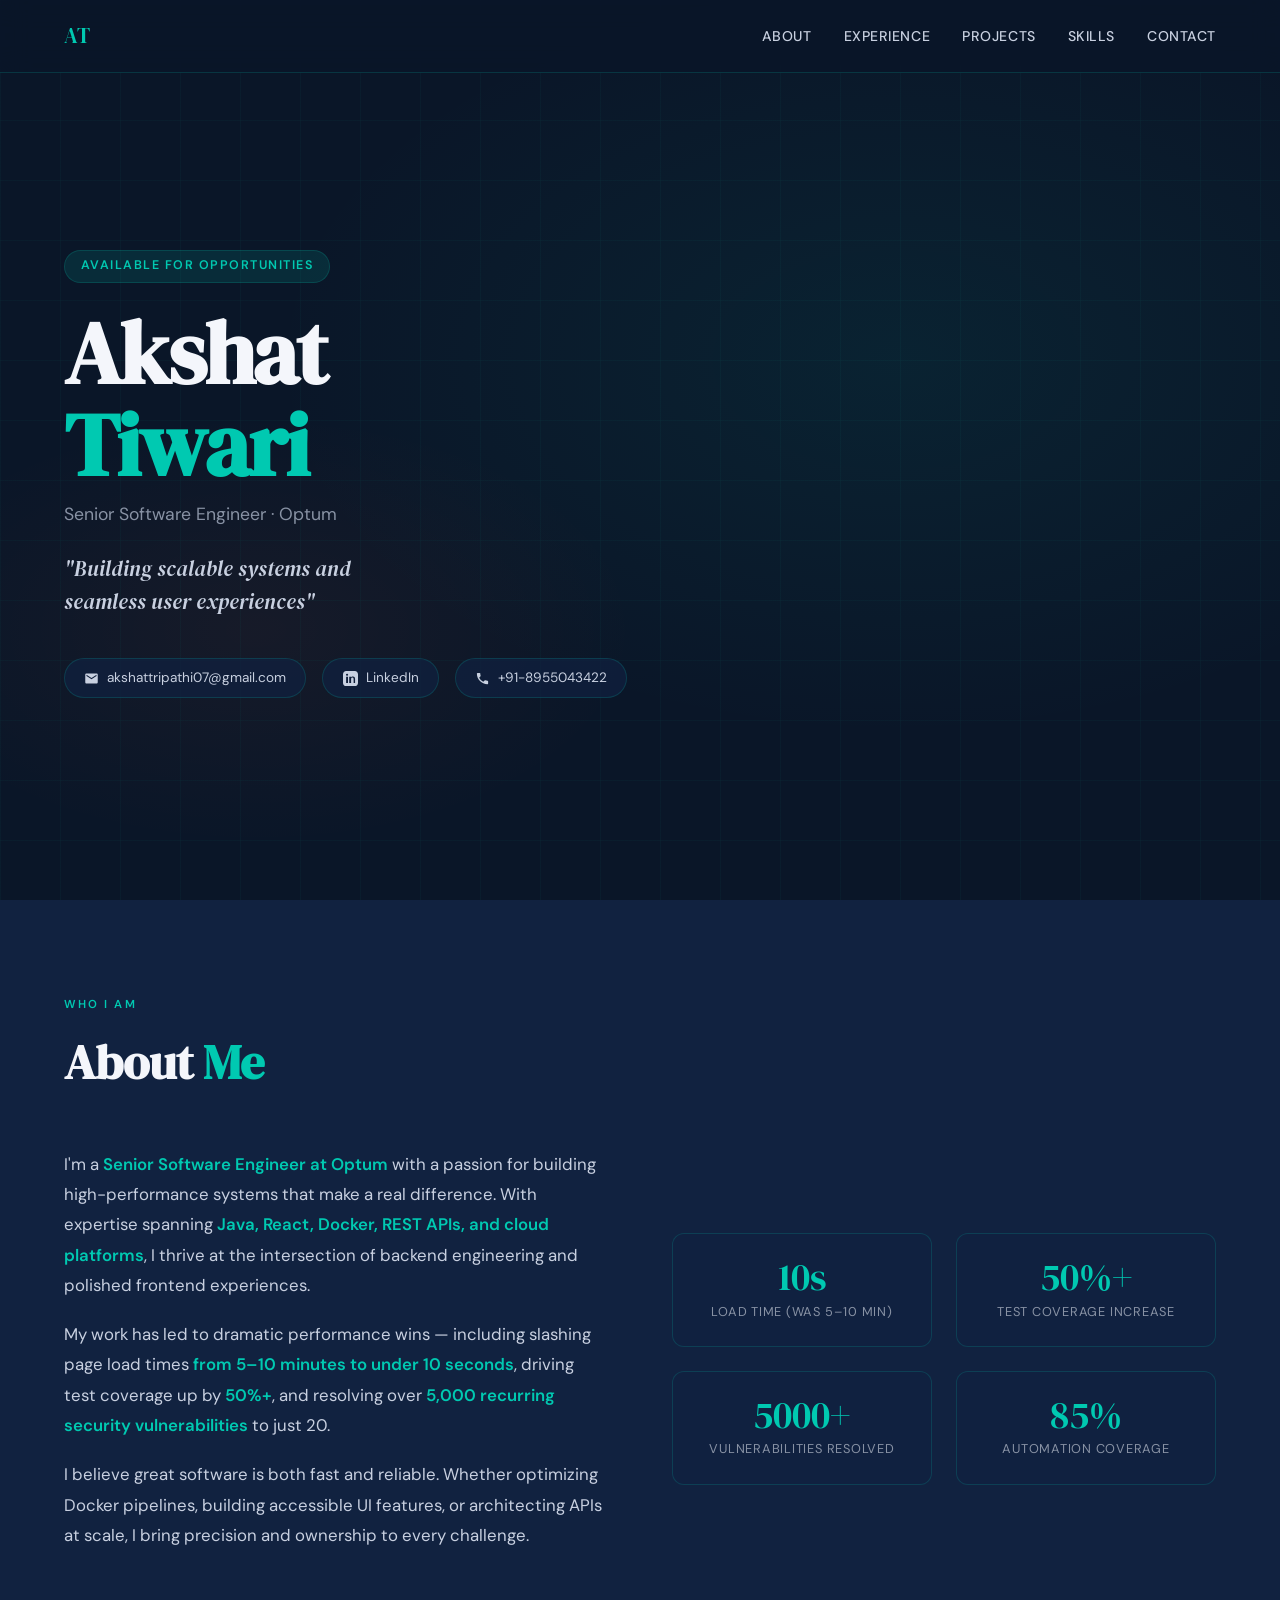
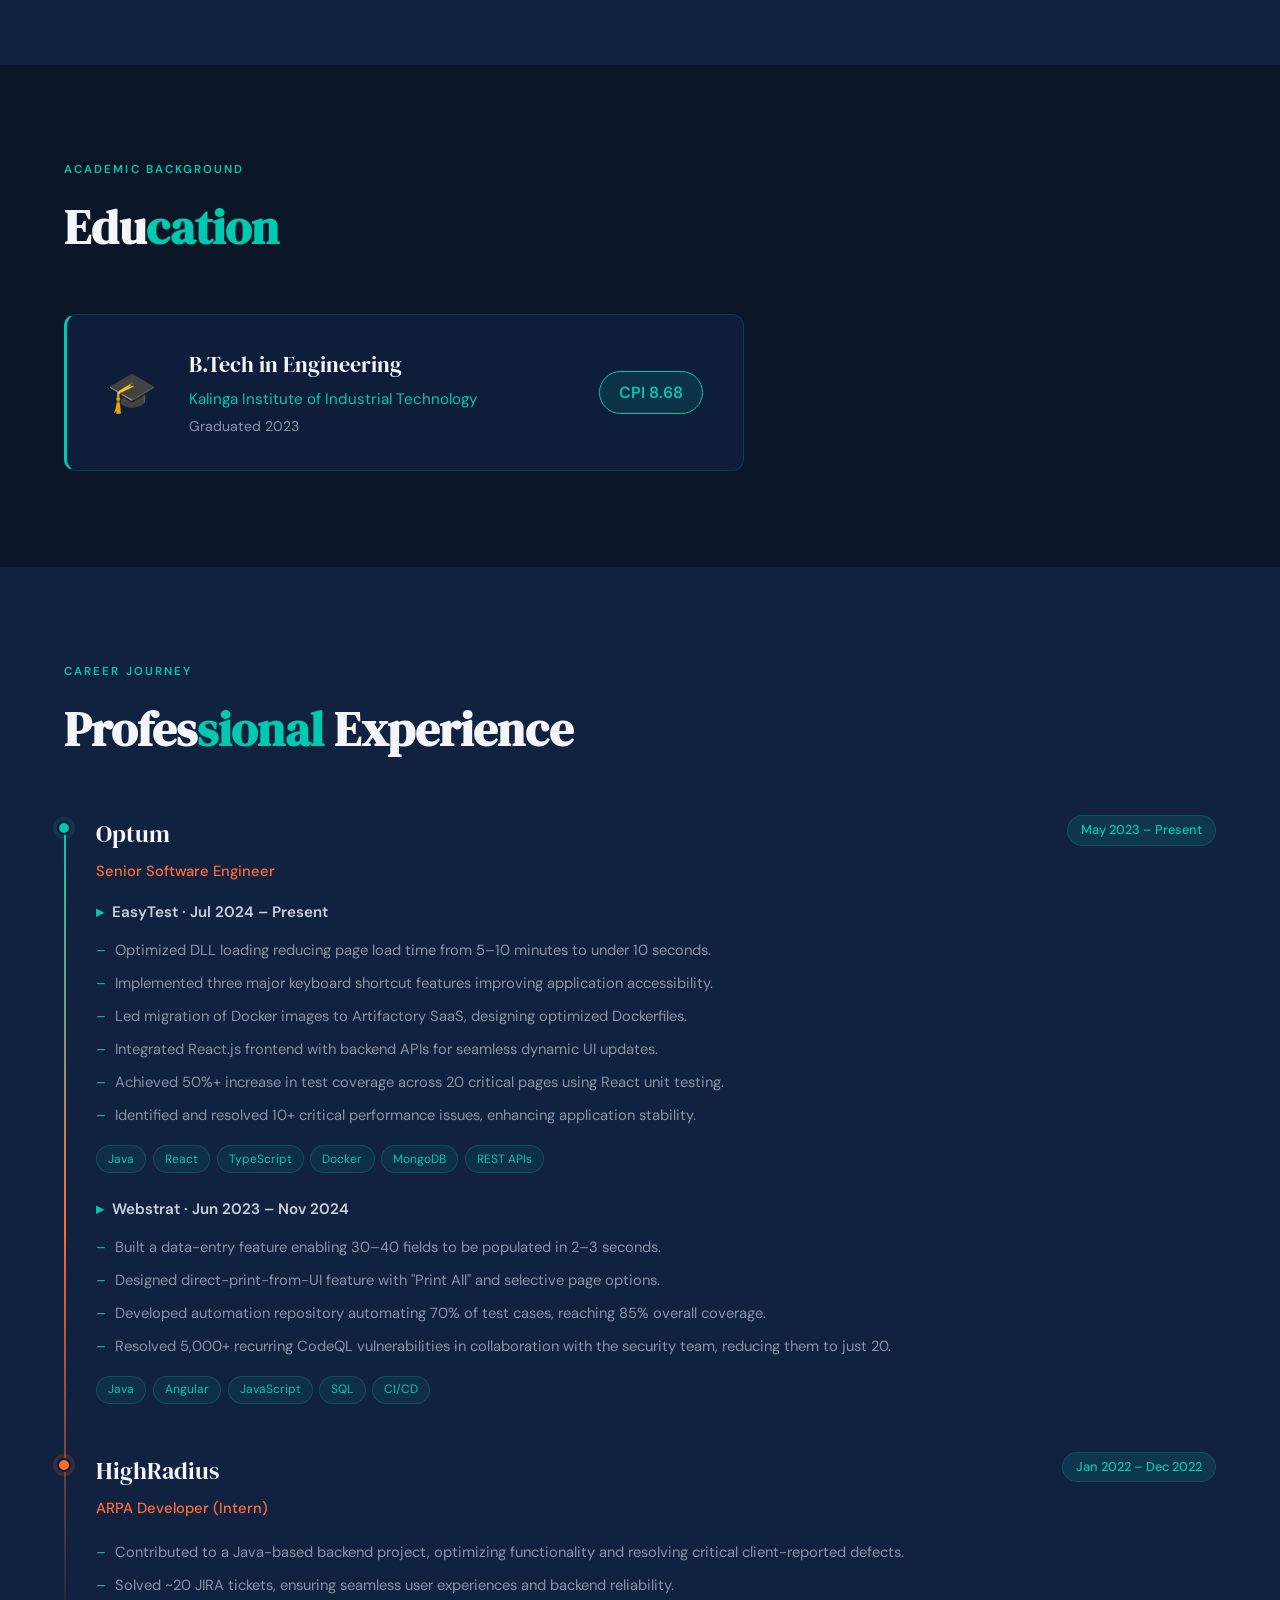
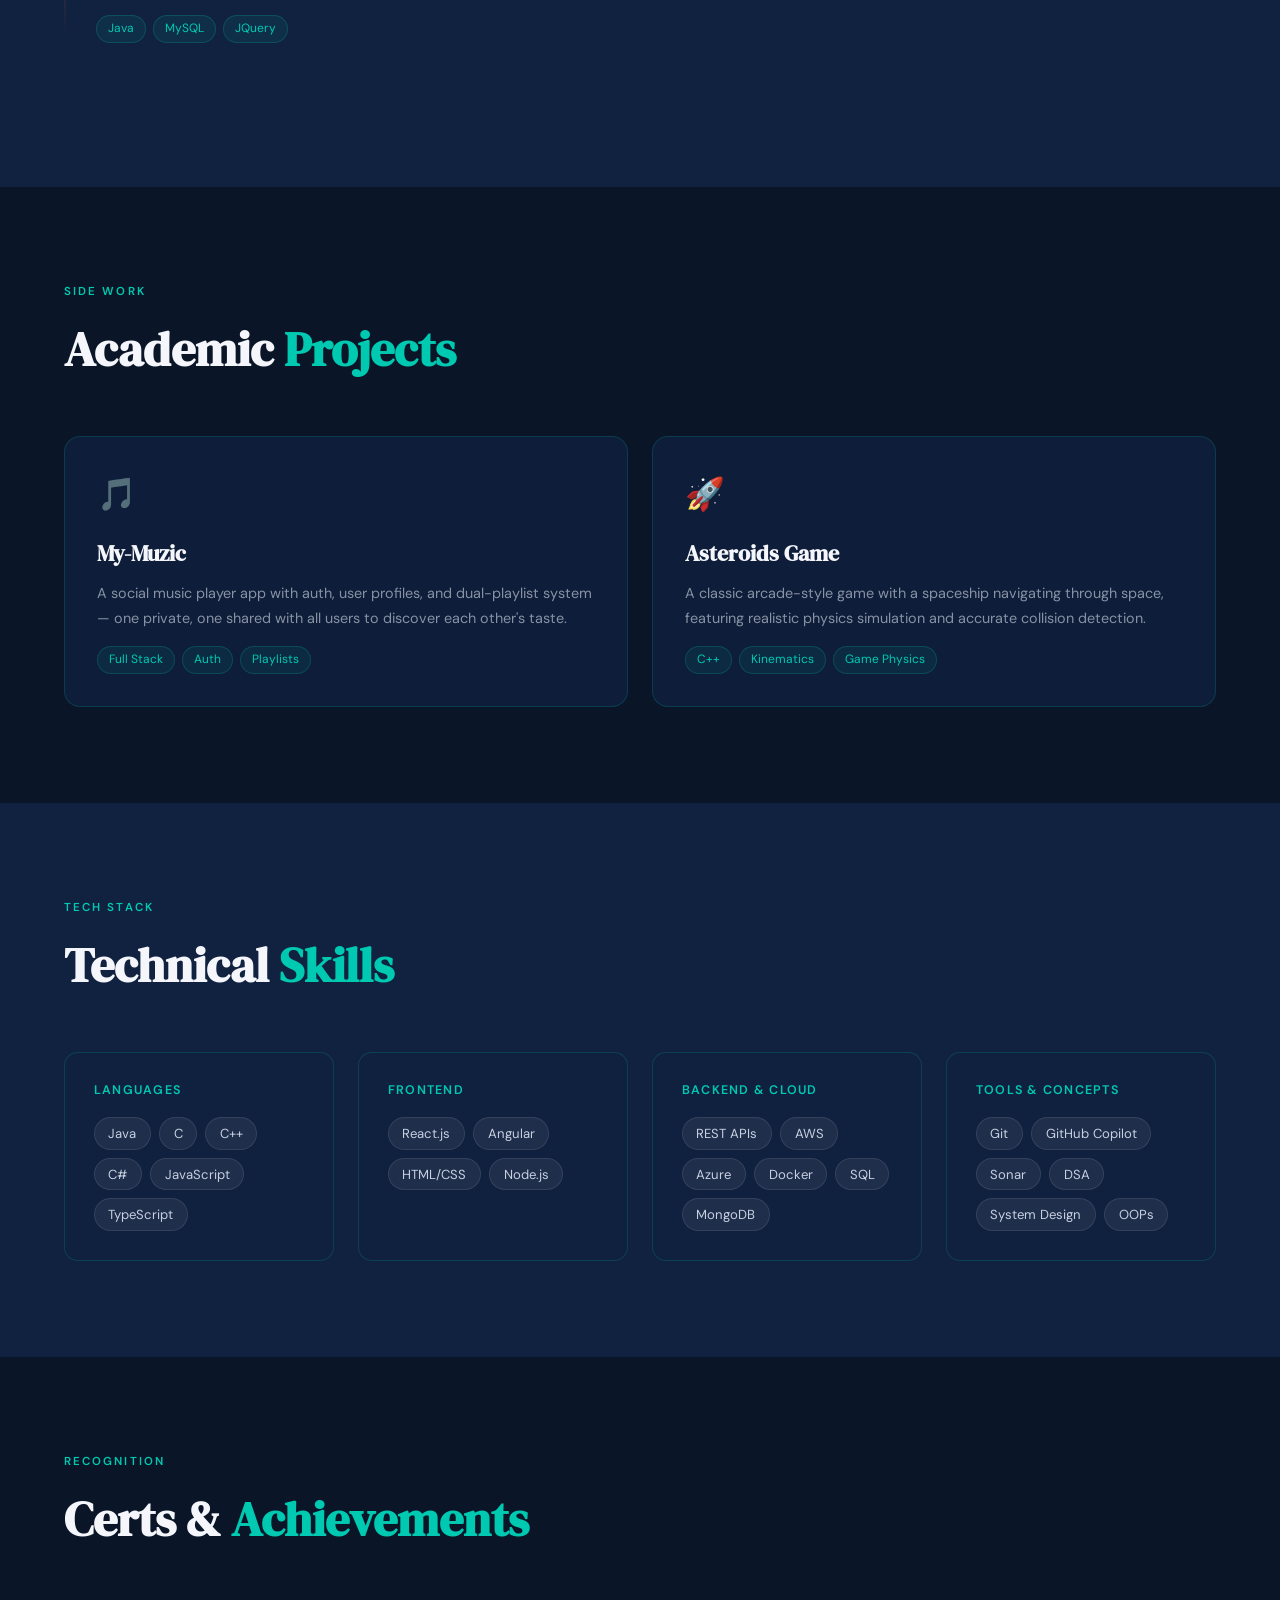
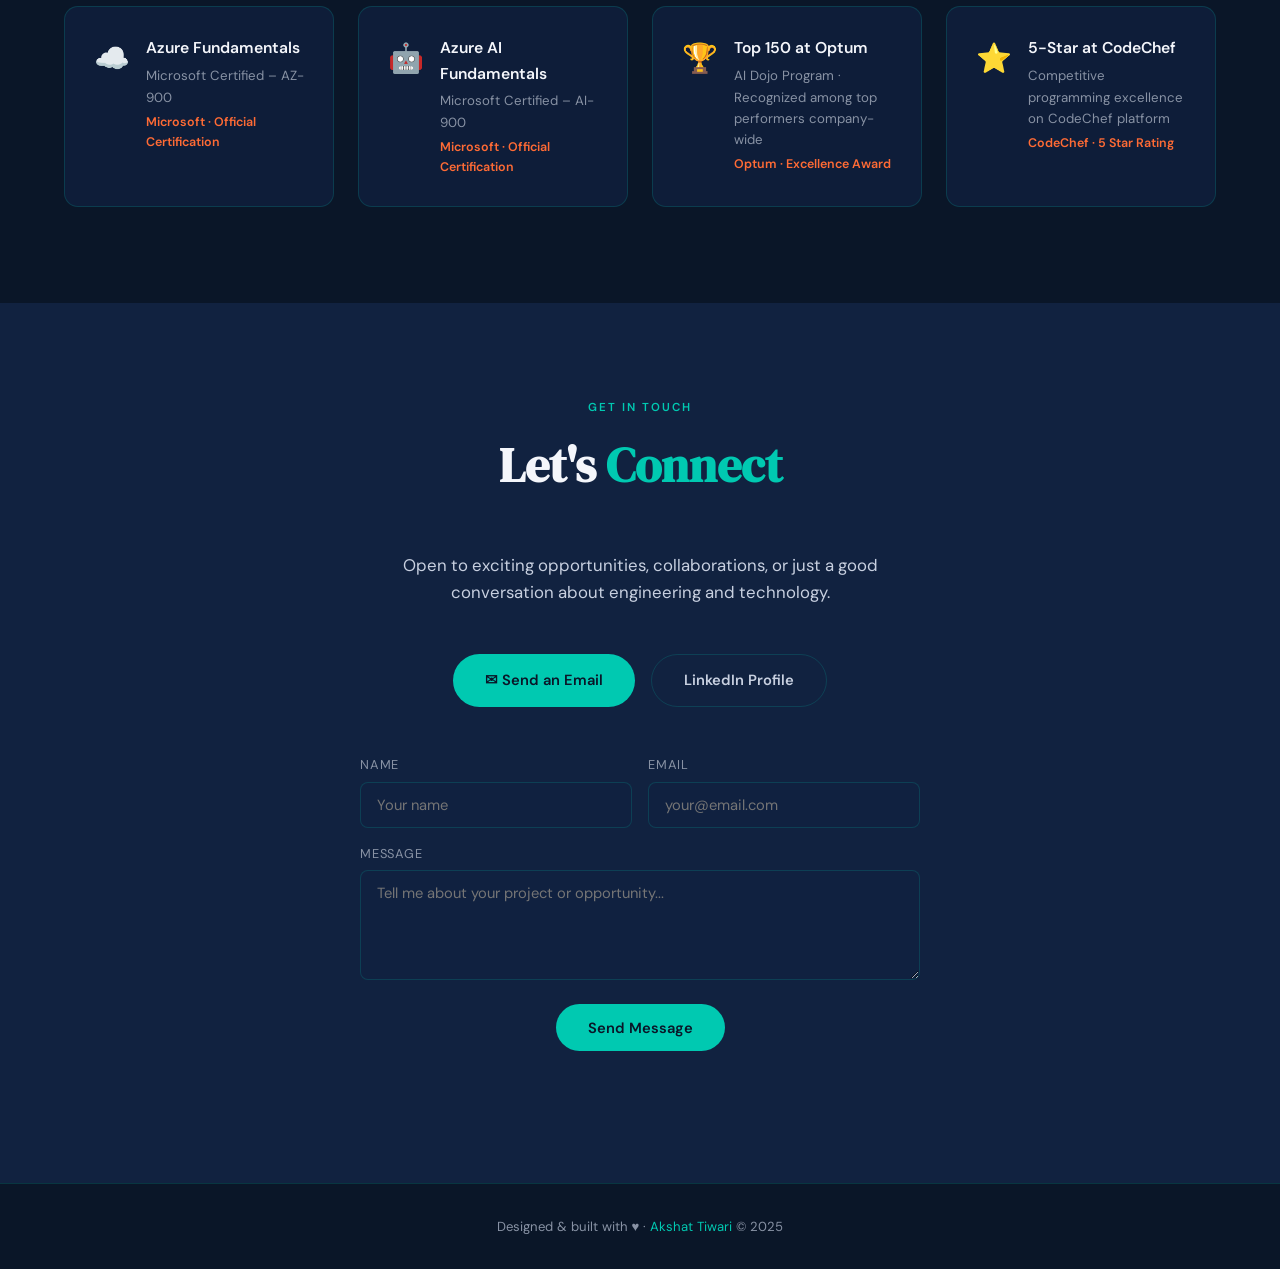
<file: akshat_portfolio.html>
<!DOCTYPE html>
<html lang="en">
<head>
<meta charset="UTF-8">
<meta name="viewport" content="width=device-width, initial-scale=1.0">
<title>Akshat Tiwari – Senior Software Engineer</title>
<link href="https://fonts.googleapis.com/css2?family=DM+Serif+Display:ital@0;1&family=DM+Sans:ital,opsz,wght@0,9..40,300;0,9..40,400;0,9..40,500;0,9..40,600;1,9..40,300&display=swap" rel="stylesheet">
<style>
  :root {
    --navy: #0a1628;
    --navy-mid: #112240;
    --navy-light: #1d3461;
    --teal: #00c9b1;
    --teal-dim: rgba(0,201,177,0.12);
    --orange: #ff6b35;
    --white: #f4f6fb;
    --gray: #8892a4;
    --gray-light: #c8d0e0;
    --card-bg: rgba(17,34,64,0.7);
    --border: rgba(0,201,177,0.18);
  }

  *, *::before, *::after { box-sizing: border-box; margin: 0; padding: 0; }

  html { scroll-behavior: smooth; }

  body {
    font-family: 'DM Sans', sans-serif;
    background: var(--navy);
    color: var(--white);
    overflow-x: hidden;
    line-height: 1.6;
  }

  /* ── NAV ── */
  nav {
    position: fixed; top: 0; left: 0; right: 0; z-index: 100;
    display: flex; justify-content: space-between; align-items: center;
    padding: 1.2rem 5%;
    background: rgba(10,22,40,0.85);
    backdrop-filter: blur(14px);
    border-bottom: 1px solid var(--border);
  }
  .nav-logo {
    font-family: 'DM Serif Display', serif;
    font-size: 1.3rem;
    color: var(--teal);
    letter-spacing: 0.02em;
  }
  .nav-links { display: flex; gap: 2rem; list-style: none; }
  .nav-links a {
    color: var(--gray-light);
    text-decoration: none;
    font-size: 0.88rem;
    font-weight: 500;
    letter-spacing: 0.04em;
    text-transform: uppercase;
    transition: color 0.2s;
  }
  .nav-links a:hover { color: var(--teal); }

  /* ── HERO ── */
  #hero {
    min-height: 100vh;
    display: flex; align-items: center;
    padding: 8rem 5% 5rem;
    position: relative;
    overflow: hidden;
  }
  .hero-bg {
    position: absolute; inset: 0; z-index: 0;
    background:
      radial-gradient(ellipse 70% 60% at 70% 40%, rgba(0,201,177,0.07) 0%, transparent 70%),
      radial-gradient(ellipse 50% 40% at 20% 70%, rgba(255,107,53,0.05) 0%, transparent 60%);
  }
  /* geometric grid overlay */
  .hero-bg::after {
    content: '';
    position: absolute; inset: 0;
    background-image:
      linear-gradient(rgba(0,201,177,0.04) 1px, transparent 1px),
      linear-gradient(90deg, rgba(0,201,177,0.04) 1px, transparent 1px);
    background-size: 60px 60px;
  }
  .hero-content { position: relative; z-index: 1; max-width: 680px; }
  .hero-tag {
    display: inline-block;
    background: var(--teal-dim);
    border: 1px solid var(--border);
    color: var(--teal);
    font-size: 0.78rem;
    font-weight: 600;
    letter-spacing: 0.12em;
    text-transform: uppercase;
    padding: 0.35rem 1rem;
    border-radius: 2rem;
    margin-bottom: 1.5rem;
    animation: fadeUp 0.6s ease both;
  }
  h1.hero-name {
    font-family: 'DM Serif Display', serif;
    font-size: clamp(3rem, 7vw, 5.5rem);
    line-height: 1.05;
    letter-spacing: -0.02em;
    margin-bottom: 0.5rem;
    animation: fadeUp 0.6s 0.1s ease both;
  }
  h1.hero-name span { color: var(--teal); }
  .hero-role {
    font-size: 1.1rem;
    color: var(--gray);
    font-weight: 400;
    margin-bottom: 1.5rem;
    animation: fadeUp 0.6s 0.2s ease both;
  }
  .hero-tagline {
    font-family: 'DM Serif Display', serif;
    font-style: italic;
    font-size: 1.3rem;
    color: var(--gray-light);
    margin-bottom: 2.5rem;
    animation: fadeUp 0.6s 0.3s ease both;
  }
  .hero-contacts {
    display: flex; flex-wrap: wrap; gap: 1rem;
    animation: fadeUp 0.6s 0.4s ease both;
  }
  .contact-pill {
    display: flex; align-items: center; gap: 0.5rem;
    background: var(--card-bg);
    border: 1px solid var(--border);
    border-radius: 2rem;
    padding: 0.5rem 1.2rem;
    color: var(--gray-light);
    font-size: 0.85rem;
    text-decoration: none;
    transition: border-color 0.2s, color 0.2s, transform 0.2s;
  }
  .contact-pill:hover { border-color: var(--teal); color: var(--teal); transform: translateY(-2px); }
  .contact-pill svg { width: 15px; height: 15px; fill: currentColor; }

  /* ── SECTIONS ── */
  section { padding: 6rem 5%; }
  .section-label {
    font-size: 0.72rem;
    font-weight: 600;
    letter-spacing: 0.18em;
    text-transform: uppercase;
    color: var(--teal);
    margin-bottom: 0.6rem;
  }
  h2.section-title {
    font-family: 'DM Serif Display', serif;
    font-size: clamp(2rem, 4vw, 3rem);
    margin-bottom: 3rem;
    color: var(--white);
  }
  h2.section-title em { color: var(--teal); font-style: normal; }

  /* ── ABOUT ── */
  #about { background: var(--navy-mid); }
  .about-grid {
    display: grid;
    grid-template-columns: 1fr 1fr;
    gap: 4rem;
    align-items: center;
  }
  .about-text p {
    color: var(--gray-light);
    font-size: 1.05rem;
    line-height: 1.8;
    margin-bottom: 1.2rem;
  }
  .about-text p strong { color: var(--teal); font-weight: 600; }
  .about-stats {
    display: grid; grid-template-columns: 1fr 1fr; gap: 1.5rem;
  }
  .stat-card {
    background: var(--card-bg);
    border: 1px solid var(--border);
    border-radius: 12px;
    padding: 1.5rem;
    text-align: center;
    transition: transform 0.2s, border-color 0.2s;
  }
  .stat-card:hover { transform: translateY(-4px); border-color: var(--teal); }
  .stat-num {
    font-family: 'DM Serif Display', serif;
    font-size: 2.4rem;
    color: var(--teal);
    line-height: 1;
    margin-bottom: 0.3rem;
  }
  .stat-label { font-size: 0.8rem; color: var(--gray); text-transform: uppercase; letter-spacing: 0.06em; }

  /* ── EDUCATION ── */
  #education { background: var(--navy); }
  .edu-card {
    background: var(--card-bg);
    border: 1px solid var(--border);
    border-left: 3px solid var(--teal);
    border-radius: 12px;
    padding: 2rem 2.5rem;
    display: flex; align-items: center; gap: 2rem;
    max-width: 680px;
  }
  .edu-icon { font-size: 2.5rem; }
  .edu-degree { font-family: 'DM Serif Display', serif; font-size: 1.4rem; margin-bottom: 0.25rem; }
  .edu-inst { color: var(--teal); font-size: 0.95rem; margin-bottom: 0.25rem; }
  .edu-meta { color: var(--gray); font-size: 0.88rem; }
  .cpi-badge {
    margin-left: auto;
    background: var(--teal-dim);
    border: 1px solid var(--teal);
    color: var(--teal);
    padding: 0.5rem 1.2rem;
    border-radius: 2rem;
    font-size: 1rem;
    font-weight: 600;
    white-space: nowrap;
  }

  /* ── EXPERIENCE ── */
  #experience { background: var(--navy-mid); }
  .timeline { position: relative; padding-left: 2rem; }
  .timeline::before {
    content: '';
    position: absolute; left: 0; top: 8px; bottom: 8px;
    width: 2px;
    background: linear-gradient(to bottom, var(--teal), var(--orange), transparent);
  }
  .timeline-item { position: relative; margin-bottom: 3rem; }
  .timeline-dot {
    position: absolute; left: -2.45rem; top: 6px;
    width: 14px; height: 14px; border-radius: 50%;
    background: var(--teal); border: 2px solid var(--navy);
    box-shadow: 0 0 0 4px var(--teal-dim);
  }
  .timeline-dot.orange { background: var(--orange); box-shadow: 0 0 0 4px rgba(255,107,53,0.15); }
  .exp-header {
    display: flex; flex-wrap: wrap; justify-content: space-between; align-items: flex-start;
    margin-bottom: 0.4rem;
  }
  .exp-company { font-family: 'DM Serif Display', serif; font-size: 1.5rem; color: var(--white); }
  .exp-period {
    background: var(--teal-dim); border: 1px solid var(--border);
    color: var(--teal); font-size: 0.8rem; padding: 0.25rem 0.8rem;
    border-radius: 2rem; font-weight: 500;
  }
  .exp-role { color: var(--orange); font-size: 0.92rem; font-weight: 500; margin-bottom: 1rem; }
  .project-block { margin-bottom: 1.5rem; }
  .project-name {
    font-weight: 600; color: var(--gray-light); font-size: 0.95rem;
    display: flex; align-items: center; gap: 0.5rem; margin-bottom: 0.6rem;
  }
  .project-name::before { content: '▸'; color: var(--teal); }
  .exp-list { list-style: none; padding: 0; }
  .exp-list li {
    color: var(--gray);
    font-size: 0.92rem;
    padding: 0.3rem 0 0.3rem 1.2rem;
    position: relative;
    line-height: 1.6;
  }
  .exp-list li::before { content: '–'; position: absolute; left: 0; color: var(--teal); }
  .tech-tags { display: flex; flex-wrap: wrap; gap: 0.4rem; margin-top: 0.8rem; }
  .tech-tag {
    background: rgba(0,201,177,0.08); border: 1px solid rgba(0,201,177,0.2);
    color: var(--teal); font-size: 0.75rem; padding: 0.2rem 0.7rem; border-radius: 2rem;
  }

  /* ── PROJECTS ── */
  #projects { background: var(--navy); }
  .projects-grid { display: grid; grid-template-columns: repeat(auto-fit, minmax(300px,1fr)); gap: 1.5rem; }
  .project-card {
    background: var(--card-bg);
    border: 1px solid var(--border);
    border-radius: 16px;
    padding: 2rem;
    transition: transform 0.25s, border-color 0.25s, box-shadow 0.25s;
    position: relative; overflow: hidden;
  }
  .project-card::before {
    content: '';
    position: absolute; top: 0; left: 0; right: 0; height: 2px;
    background: linear-gradient(90deg, var(--teal), var(--orange));
    opacity: 0; transition: opacity 0.25s;
  }
  .project-card:hover { transform: translateY(-6px); border-color: rgba(0,201,177,0.4); box-shadow: 0 20px 40px rgba(0,0,0,0.3); }
  .project-card:hover::before { opacity: 1; }
  .project-emoji { font-size: 2rem; margin-bottom: 1rem; display: block; }
  .project-card h3 { font-family: 'DM Serif Display', serif; font-size: 1.4rem; margin-bottom: 0.6rem; }
  .project-card p { color: var(--gray); font-size: 0.9rem; line-height: 1.7; margin-bottom: 1rem; }

  /* ── SKILLS ── */
  #skills { background: var(--navy-mid); }
  .skills-grid { display: grid; grid-template-columns: repeat(auto-fit, minmax(260px,1fr)); gap: 1.5rem; }
  .skill-group {
    background: var(--card-bg); border: 1px solid var(--border); border-radius: 14px; padding: 1.8rem;
  }
  .skill-group h3 {
    font-size: 0.78rem; font-weight: 600; letter-spacing: 0.1em; text-transform: uppercase;
    color: var(--teal); margin-bottom: 1rem;
  }
  .skill-pills { display: flex; flex-wrap: wrap; gap: 0.5rem; }
  .skill-pill {
    background: rgba(244,246,251,0.06); border: 1px solid rgba(244,246,251,0.1);
    color: var(--gray-light); font-size: 0.82rem; padding: 0.3rem 0.85rem; border-radius: 2rem;
    transition: background 0.2s, border-color 0.2s, color 0.2s;
  }
  .skill-pill:hover { background: var(--teal-dim); border-color: var(--teal); color: var(--teal); }

  /* ── CERTIFICATIONS ── */
  #certifications { background: var(--navy); }
  .certs-grid { display: grid; grid-template-columns: repeat(auto-fit, minmax(260px,1fr)); gap: 1.5rem; }
  .cert-card {
    background: var(--card-bg); border: 1px solid var(--border); border-radius: 14px; padding: 1.8rem;
    display: flex; gap: 1rem; align-items: flex-start;
    transition: transform 0.2s, border-color 0.2s;
  }
  .cert-card:hover { transform: translateY(-4px); border-color: var(--teal); }
  .cert-icon { font-size: 1.8rem; flex-shrink: 0; }
  .cert-body h3 { font-size: 0.98rem; font-weight: 600; margin-bottom: 0.3rem; color: var(--white); }
  .cert-body p { font-size: 0.83rem; color: var(--gray); }
  .cert-badge { color: var(--orange); font-size: 0.78rem; font-weight: 600; margin-top: 0.3rem; }

  /* ── CONTACT ── */
  #contact {
    background: var(--navy-mid);
    text-align: center;
  }
  .contact-intro { color: var(--gray-light); font-size: 1.05rem; max-width: 520px; margin: 0 auto 3rem; }
  .contact-actions { display: flex; justify-content: center; flex-wrap: wrap; gap: 1rem; margin-bottom: 3rem; }
  .btn {
    display: inline-flex; align-items: center; gap: 0.5rem;
    padding: 0.85rem 2rem; border-radius: 2rem; font-size: 0.92rem; font-weight: 600;
    text-decoration: none; transition: transform 0.2s, box-shadow 0.2s;
    cursor: pointer; border: none; font-family: 'DM Sans', sans-serif;
  }
  .btn-primary { background: var(--teal); color: var(--navy); }
  .btn-primary:hover { transform: translateY(-2px); box-shadow: 0 8px 24px rgba(0,201,177,0.35); }
  .btn-outline { background: transparent; border: 1px solid var(--border); color: var(--gray-light); }
  .btn-outline:hover { border-color: var(--teal); color: var(--teal); transform: translateY(-2px); }

  .contact-form-wrap { max-width: 560px; margin: 0 auto; text-align: left; }
  .form-row { display: grid; grid-template-columns: 1fr 1fr; gap: 1rem; }
  .form-group { margin-bottom: 1rem; }
  .form-group label { display: block; font-size: 0.8rem; color: var(--gray); margin-bottom: 0.4rem; text-transform: uppercase; letter-spacing: 0.06em; }
  .form-group input, .form-group textarea {
    width: 100%; background: var(--card-bg); border: 1px solid var(--border);
    color: var(--white); padding: 0.75rem 1rem; border-radius: 8px;
    font-family: 'DM Sans', sans-serif; font-size: 0.92rem;
    transition: border-color 0.2s; outline: none; resize: vertical;
  }
  .form-group input:focus, .form-group textarea:focus { border-color: var(--teal); }
  .form-group textarea { min-height: 110px; }
  #form-msg { margin-top: 1rem; font-size: 0.88rem; color: var(--teal); text-align: center; min-height: 1.4em; }

  /* ── FOOTER ── */
  footer {
    text-align: center;
    padding: 2rem;
    color: var(--gray);
    font-size: 0.82rem;
    border-top: 1px solid var(--border);
  }
  footer span { color: var(--teal); }

  /* ── ANIMATIONS ── */
  @keyframes fadeUp {
    from { opacity: 0; transform: translateY(24px); }
    to   { opacity: 1; transform: translateY(0); }
  }
  .reveal {
    opacity: 0; transform: translateY(28px);
    transition: opacity 0.6s ease, transform 0.6s ease;
  }
  .reveal.visible { opacity: 1; transform: none; }

  /* ── RESPONSIVE ── */
  @media (max-width: 768px) {
    .about-grid { grid-template-columns: 1fr; gap: 2rem; }
    .form-row { grid-template-columns: 1fr; }
    .edu-card { flex-direction: column; gap: 1rem; }
    .cpi-badge { margin-left: 0; }
    .nav-links { display: none; }
    .hero-contacts { flex-direction: column; }
  }
</style>
</head>
<body>

<!-- NAV -->
<nav>
  <div class="nav-logo">AT</div>
  <ul class="nav-links">
    <li><a href="#about">About</a></li>
    <li><a href="#experience">Experience</a></li>
    <li><a href="#projects">Projects</a></li>
    <li><a href="#skills">Skills</a></li>
    <li><a href="#contact">Contact</a></li>
  </ul>
</nav>

<!-- HERO -->
<section id="hero">
  <div class="hero-bg"></div>
  <div class="hero-content">
    <div class="hero-tag">Available for opportunities</div>
    <h1 class="hero-name">Akshat<br><span>Tiwari</span></h1>
    <p class="hero-role">Senior Software Engineer · Optum</p>
    <p class="hero-tagline">"Building scalable systems and<br>seamless user experiences"</p>
    <div class="hero-contacts">
      <a href="mailto:akshattripathi07@gmail.com" class="contact-pill">
        <svg viewBox="0 0 24 24"><path d="M20 4H4c-1.1 0-2 .9-2 2v12c0 1.1.9 2 2 2h16c1.1 0 2-.9 2-2V6c0-1.1-.9-2-2-2zm0 4l-8 5-8-5V6l8 5 8-5v2z"/></svg>
        akshattripathi07@gmail.com
      </a>
      <a href="https://linkedin.com" target="_blank" class="contact-pill">
        <svg viewBox="0 0 24 24"><path d="M19 0h-14C2.24 0 0 2.24 0 5v14c0 2.76 2.24 5 5 5h14c2.76 0 5-2.24 5-5V5c0-2.76-2.24-5-5-5zm-11 19H5V9h3v10zm-1.5-11.27A1.73 1.73 0 0 1 4.77 6 1.73 1.73 0 1 1 6.5 7.73zM20 19h-3v-5.6c0-1.34-.03-3.07-1.87-3.07-1.87 0-2.16 1.46-2.16 2.97V19h-3V9h2.88v1.36h.04c.4-.76 1.38-1.56 2.84-1.56 3.04 0 3.6 2 3.6 4.59V19z"/></svg>
        LinkedIn
      </a>
      <a href="tel:+918955043422" class="contact-pill">
        <svg viewBox="0 0 24 24"><path d="M6.62 10.79a15.05 15.05 0 0 0 6.59 6.59l2.2-2.2c.27-.27.67-.36 1.02-.24 1.12.37 2.33.57 3.57.57.55 0 1 .45 1 1V20c0 .55-.45 1-1 1-9.39 0-17-7.61-17-17 0-.55.45-1 1-1h3.5c.55 0 1 .45 1 1 0 1.25.2 2.45.57 3.57.11.35.03.74-.25 1.02l-2.2 2.2z"/></svg>
        +91-8955043422
      </a>
    </div>
  </div>
</section>

<!-- ABOUT -->
<section id="about">
  <div class="reveal">
    <p class="section-label">Who I Am</p>
    <h2 class="section-title">About <em>Me</em></h2>
  </div>
  <div class="about-grid reveal">
    <div class="about-text">
      <p>
        I'm a <strong>Senior Software Engineer at Optum</strong> with a passion for building high-performance systems that make a real difference. With expertise spanning <strong>Java, React, Docker, REST APIs, and cloud platforms</strong>, I thrive at the intersection of backend engineering and polished frontend experiences.
      </p>
      <p>
        My work has led to dramatic performance wins — including slashing page load times <strong>from 5–10 minutes to under 10 seconds</strong>, driving test coverage up by <strong>50%+</strong>, and resolving over <strong>5,000 recurring security vulnerabilities</strong> to just 20.
      </p>
      <p>
        I believe great software is both fast and reliable. Whether optimizing Docker pipelines, building accessible UI features, or architecting APIs at scale, I bring precision and ownership to every challenge.
      </p>
    </div>
    <div class="about-stats">
      <div class="stat-card">
        <div class="stat-num">10s</div>
        <div class="stat-label">Load time (was 5–10 min)</div>
      </div>
      <div class="stat-card">
        <div class="stat-num">50%+</div>
        <div class="stat-label">Test coverage increase</div>
      </div>
      <div class="stat-card">
        <div class="stat-num">5000+</div>
        <div class="stat-label">Vulnerabilities resolved</div>
      </div>
      <div class="stat-card">
        <div class="stat-num">85%</div>
        <div class="stat-label">Automation coverage</div>
      </div>
    </div>
  </div>
</section>

<!-- EDUCATION -->
<section id="education">
  <div class="reveal">
    <p class="section-label">Academic Background</p>
    <h2 class="section-title">Edu<em>cation</em></h2>
  </div>
  <div class="edu-card reveal">
    <div class="edu-icon">🎓</div>
    <div>
      <div class="edu-degree">B.Tech in Engineering</div>
      <div class="edu-inst">Kalinga Institute of Industrial Technology</div>
      <div class="edu-meta">Graduated 2023</div>
    </div>
    <div class="cpi-badge">CPI 8.68</div>
  </div>
</section>

<!-- EXPERIENCE -->
<section id="experience">
  <div class="reveal">
    <p class="section-label">Career Journey</p>
    <h2 class="section-title">Profes<em>sional</em> Experience</h2>
  </div>
  <div class="timeline reveal">

    <!-- Optum -->
    <div class="timeline-item">
      <div class="timeline-dot"></div>
      <div class="exp-header">
        <div class="exp-company">Optum</div>
        <div class="exp-period">May 2023 – Present</div>
      </div>
      <div class="exp-role">Senior Software Engineer</div>

      <div class="project-block">
        <div class="project-name">EasyTest · Jul 2024 – Present</div>
        <ul class="exp-list">
          <li>Optimized DLL loading reducing page load time from 5–10 minutes to under 10 seconds.</li>
          <li>Implemented three major keyboard shortcut features improving application accessibility.</li>
          <li>Led migration of Docker images to Artifactory SaaS, designing optimized Dockerfiles.</li>
          <li>Integrated React.js frontend with backend APIs for seamless dynamic UI updates.</li>
          <li>Achieved 50%+ increase in test coverage across 20 critical pages using React unit testing.</li>
          <li>Identified and resolved 10+ critical performance issues, enhancing application stability.</li>
        </ul>
        <div class="tech-tags">
          <span class="tech-tag">Java</span><span class="tech-tag">React</span><span class="tech-tag">TypeScript</span>
          <span class="tech-tag">Docker</span><span class="tech-tag">MongoDB</span><span class="tech-tag">REST APIs</span>
        </div>
      </div>

      <div class="project-block">
        <div class="project-name">Webstrat · Jun 2023 – Nov 2024</div>
        <ul class="exp-list">
          <li>Built a data-entry feature enabling 30–40 fields to be populated in 2–3 seconds.</li>
          <li>Designed direct-print-from-UI feature with "Print All" and selective page options.</li>
          <li>Developed automation repository automating 70% of test cases, reaching 85% overall coverage.</li>
          <li>Resolved 5,000+ recurring CodeQL vulnerabilities in collaboration with the security team, reducing them to just 20.</li>
        </ul>
        <div class="tech-tags">
          <span class="tech-tag">Java</span><span class="tech-tag">Angular</span><span class="tech-tag">JavaScript</span>
          <span class="tech-tag">SQL</span><span class="tech-tag">CI/CD</span>
        </div>
      </div>
    </div>

    <!-- HighRadius -->
    <div class="timeline-item">
      <div class="timeline-dot orange"></div>
      <div class="exp-header">
        <div class="exp-company">HighRadius</div>
        <div class="exp-period">Jan 2022 – Dec 2022</div>
      </div>
      <div class="exp-role">ARPA Developer (Intern)</div>
      <ul class="exp-list">
        <li>Contributed to a Java-based backend project, optimizing functionality and resolving critical client-reported defects.</li>
        <li>Solved ~20 JIRA tickets, ensuring seamless user experiences and backend reliability.</li>
      </ul>
      <div class="tech-tags">
        <span class="tech-tag">Java</span><span class="tech-tag">MySQL</span><span class="tech-tag">JQuery</span>
      </div>
    </div>

  </div>
</section>

<!-- PROJECTS -->
<section id="projects">
  <div class="reveal">
    <p class="section-label">Side Work</p>
    <h2 class="section-title">Academic <em>Projects</em></h2>
  </div>
  <div class="projects-grid reveal">
    <div class="project-card">
      <span class="project-emoji">🎵</span>
      <h3>My-Muzic</h3>
      <p>A social music player app with auth, user profiles, and dual-playlist system — one private, one shared with all users to discover each other's taste.</p>
      <div class="tech-tags">
        <span class="tech-tag">Full Stack</span><span class="tech-tag">Auth</span><span class="tech-tag">Playlists</span>
      </div>
    </div>
    <div class="project-card">
      <span class="project-emoji">🚀</span>
      <h3>Asteroids Game</h3>
      <p>A classic arcade-style game with a spaceship navigating through space, featuring realistic physics simulation and accurate collision detection.</p>
      <div class="tech-tags">
        <span class="tech-tag">C++</span><span class="tech-tag">Kinematics</span><span class="tech-tag">Game Physics</span>
      </div>
    </div>
  </div>
</section>

<!-- SKILLS -->
<section id="skills">
  <div class="reveal">
    <p class="section-label">Tech Stack</p>
    <h2 class="section-title">Technical <em>Skills</em></h2>
  </div>
  <div class="skills-grid reveal">
    <div class="skill-group">
      <h3>Languages</h3>
      <div class="skill-pills">
        <span class="skill-pill">Java</span><span class="skill-pill">C</span><span class="skill-pill">C++</span>
        <span class="skill-pill">C#</span><span class="skill-pill">JavaScript</span><span class="skill-pill">TypeScript</span>
      </div>
    </div>
    <div class="skill-group">
      <h3>Frontend</h3>
      <div class="skill-pills">
        <span class="skill-pill">React.js</span><span class="skill-pill">Angular</span><span class="skill-pill">HTML/CSS</span>
        <span class="skill-pill">Node.js</span>
      </div>
    </div>
    <div class="skill-group">
      <h3>Backend & Cloud</h3>
      <div class="skill-pills">
        <span class="skill-pill">REST APIs</span><span class="skill-pill">AWS</span><span class="skill-pill">Azure</span>
        <span class="skill-pill">Docker</span><span class="skill-pill">SQL</span><span class="skill-pill">MongoDB</span>
      </div>
    </div>
    <div class="skill-group">
      <h3>Tools & Concepts</h3>
      <div class="skill-pills">
        <span class="skill-pill">Git</span><span class="skill-pill">GitHub Copilot</span><span class="skill-pill">Sonar</span>
        <span class="skill-pill">DSA</span><span class="skill-pill">System Design</span><span class="skill-pill">OOPs</span>
      </div>
    </div>
  </div>
</section>

<!-- CERTIFICATIONS -->
<section id="certifications">
  <div class="reveal">
    <p class="section-label">Recognition</p>
    <h2 class="section-title">Certs &amp; <em>Achievements</em></h2>
  </div>
  <div class="certs-grid reveal">
    <div class="cert-card">
      <div class="cert-icon">☁️</div>
      <div class="cert-body">
        <h3>Azure Fundamentals</h3>
        <p>Microsoft Certified – AZ-900</p>
        <div class="cert-badge">Microsoft · Official Certification</div>
      </div>
    </div>
    <div class="cert-card">
      <div class="cert-icon">🤖</div>
      <div class="cert-body">
        <h3>Azure AI Fundamentals</h3>
        <p>Microsoft Certified – AI-900</p>
        <div class="cert-badge">Microsoft · Official Certification</div>
      </div>
    </div>
    <div class="cert-card">
      <div class="cert-icon">🏆</div>
      <div class="cert-body">
        <h3>Top 150 at Optum</h3>
        <p>AI Dojo Program · Recognized among top performers company-wide</p>
        <div class="cert-badge">Optum · Excellence Award</div>
      </div>
    </div>
    <div class="cert-card">
      <div class="cert-icon">⭐</div>
      <div class="cert-body">
        <h3>5-Star at CodeChef</h3>
        <p>Competitive programming excellence on CodeChef platform</p>
        <div class="cert-badge">CodeChef · 5 Star Rating</div>
      </div>
    </div>
  </div>
</section>

<!-- CONTACT -->
<section id="contact">
  <div class="reveal">
    <p class="section-label">Get in Touch</p>
    <h2 class="section-title">Let's <em>Connect</em></h2>
  </div>
  <p class="contact-intro reveal">Open to exciting opportunities, collaborations, or just a good conversation about engineering and technology.</p>
  <div class="contact-actions reveal">
    <a href="mailto:akshattripathi07@gmail.com" class="btn btn-primary">✉ Send an Email</a>
    <a href="https://linkedin.com" target="_blank" class="btn btn-outline">LinkedIn Profile</a>
  </div>
  <div class="contact-form-wrap reveal">
    <div class="form-row">
      <div class="form-group">
        <label>Name</label>
        <input type="text" id="c-name" placeholder="Your name">
      </div>
      <div class="form-group">
        <label>Email</label>
        <input type="email" id="c-email" placeholder="your@email.com">
      </div>
    </div>
    <div class="form-group">
      <label>Message</label>
      <textarea id="c-msg" placeholder="Tell me about your project or opportunity..."></textarea>
    </div>
    <div style="text-align:center">
      <button class="btn btn-primary" onclick="submitForm()">Send Message</button>
    </div>
    <div id="form-msg"></div>
  </div>
</section>

<footer>
  Designed &amp; built with ♥ · <span>Akshat Tiwari</span> © 2025
</footer>

<script>
  // Scroll reveal
  const reveals = document.querySelectorAll('.reveal');
  const observer = new IntersectionObserver((entries) => {
    entries.forEach(e => { if (e.isIntersecting) { e.target.classList.add('visible'); } });
  }, { threshold: 0.12 });
  reveals.forEach(el => observer.observe(el));

  // Contact form
  function submitForm() {
    const name = document.getElementById('c-name').value.trim();
    const email = document.getElementById('c-email').value.trim();
    const msg = document.getElementById('c-msg').value.trim();
    const out = document.getElementById('form-msg');
    if (!name || !email || !msg) { out.style.color = '#ff6b35'; out.textContent = 'Please fill in all fields.'; return; }
    out.style.color = 'var(--teal)';
    out.textContent = '✓ Message sent! Akshat will get back to you soon.';
    document.getElementById('c-name').value = '';
    document.getElementById('c-email').value = '';
    document.getElementById('c-msg').value = '';
  }

  // Stagger stat cards
  document.querySelectorAll('.stat-card').forEach((c,i) => {
    c.style.transitionDelay = (i * 0.07) + 's';
  });
</script>
</body>
</html>
</file>
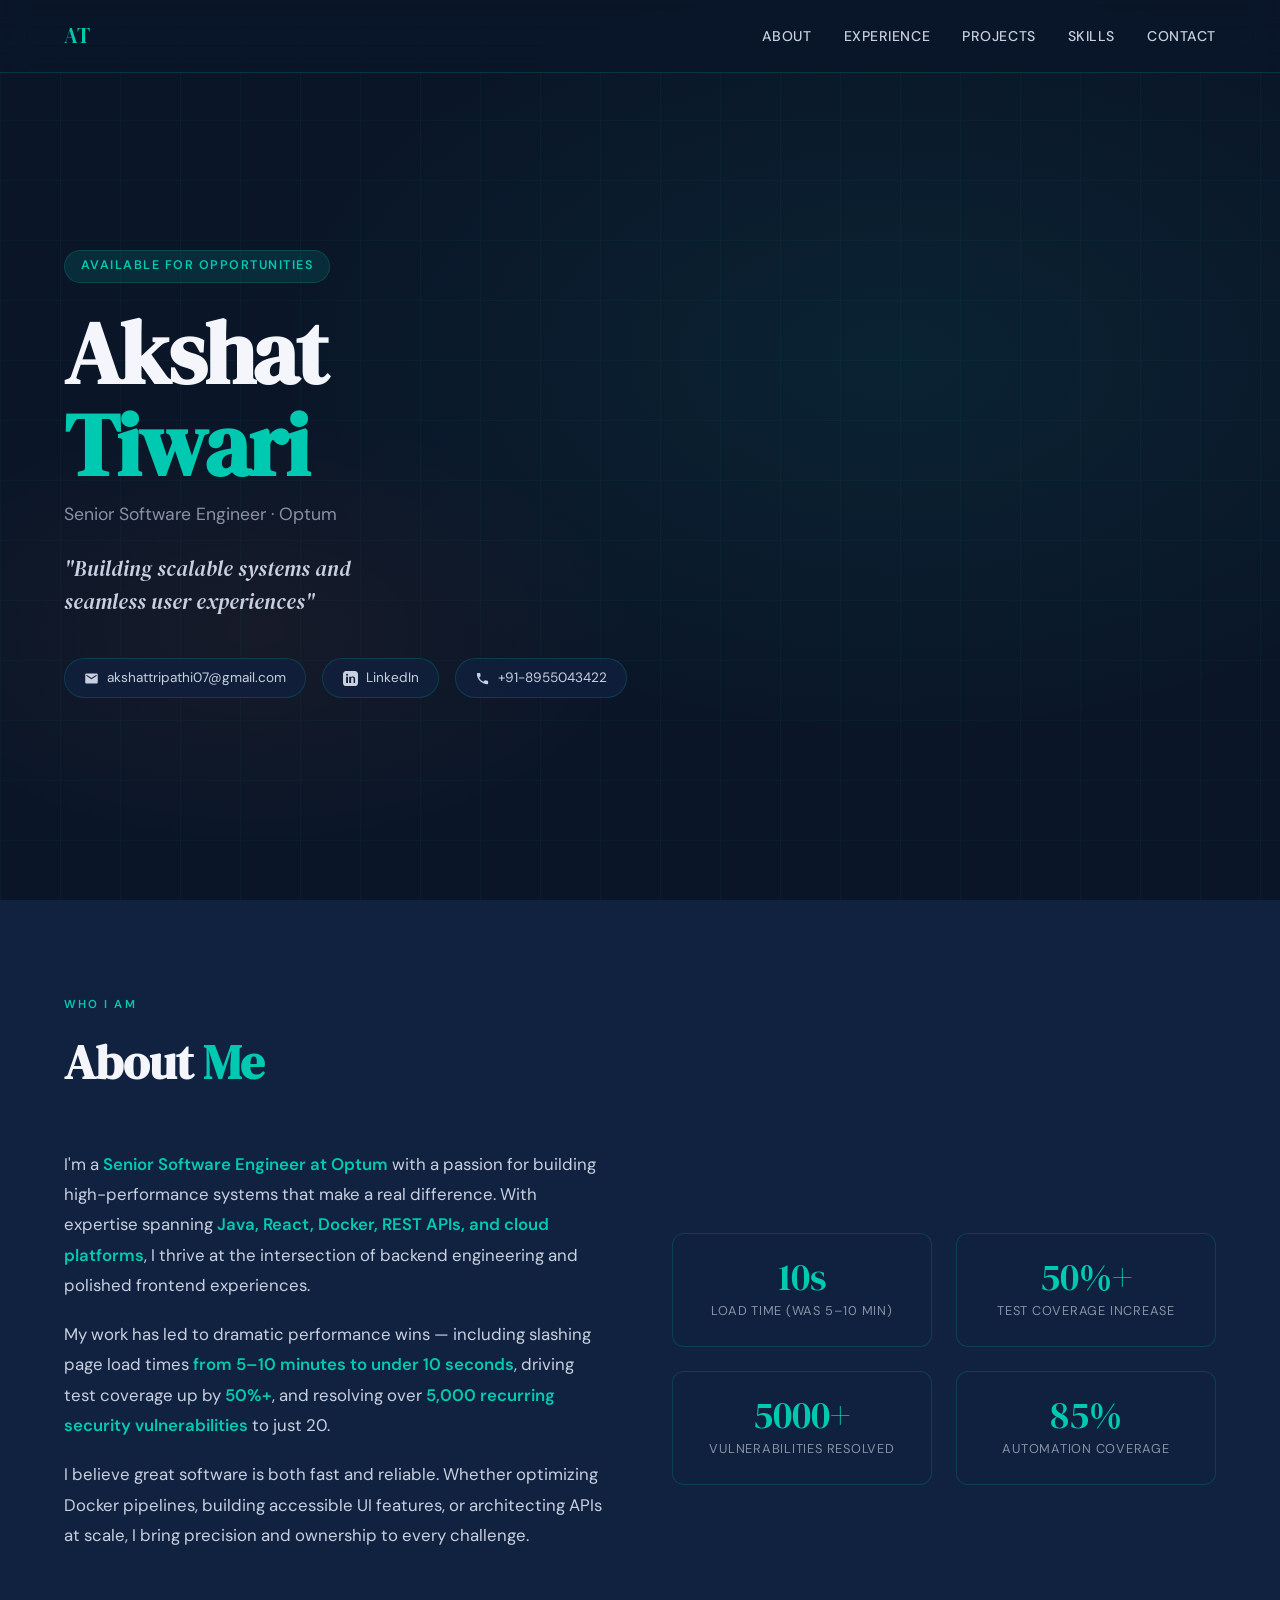
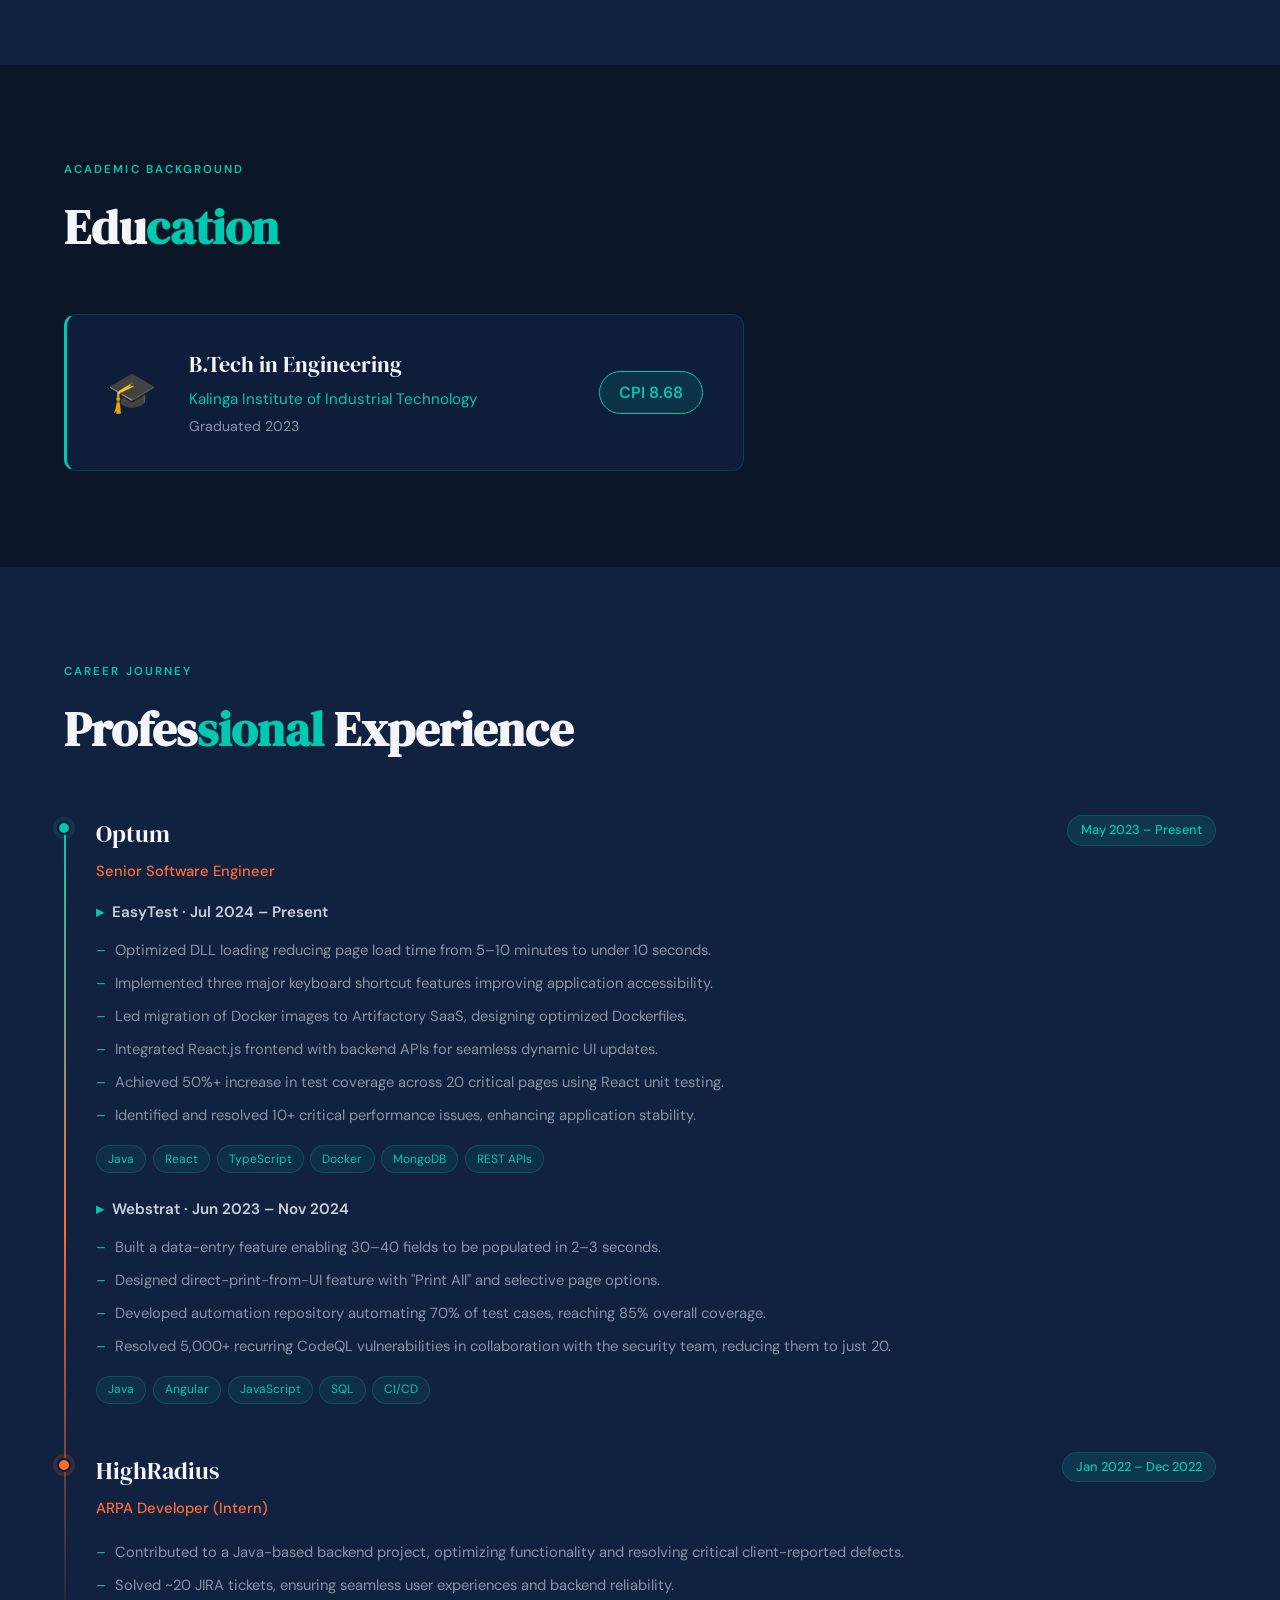
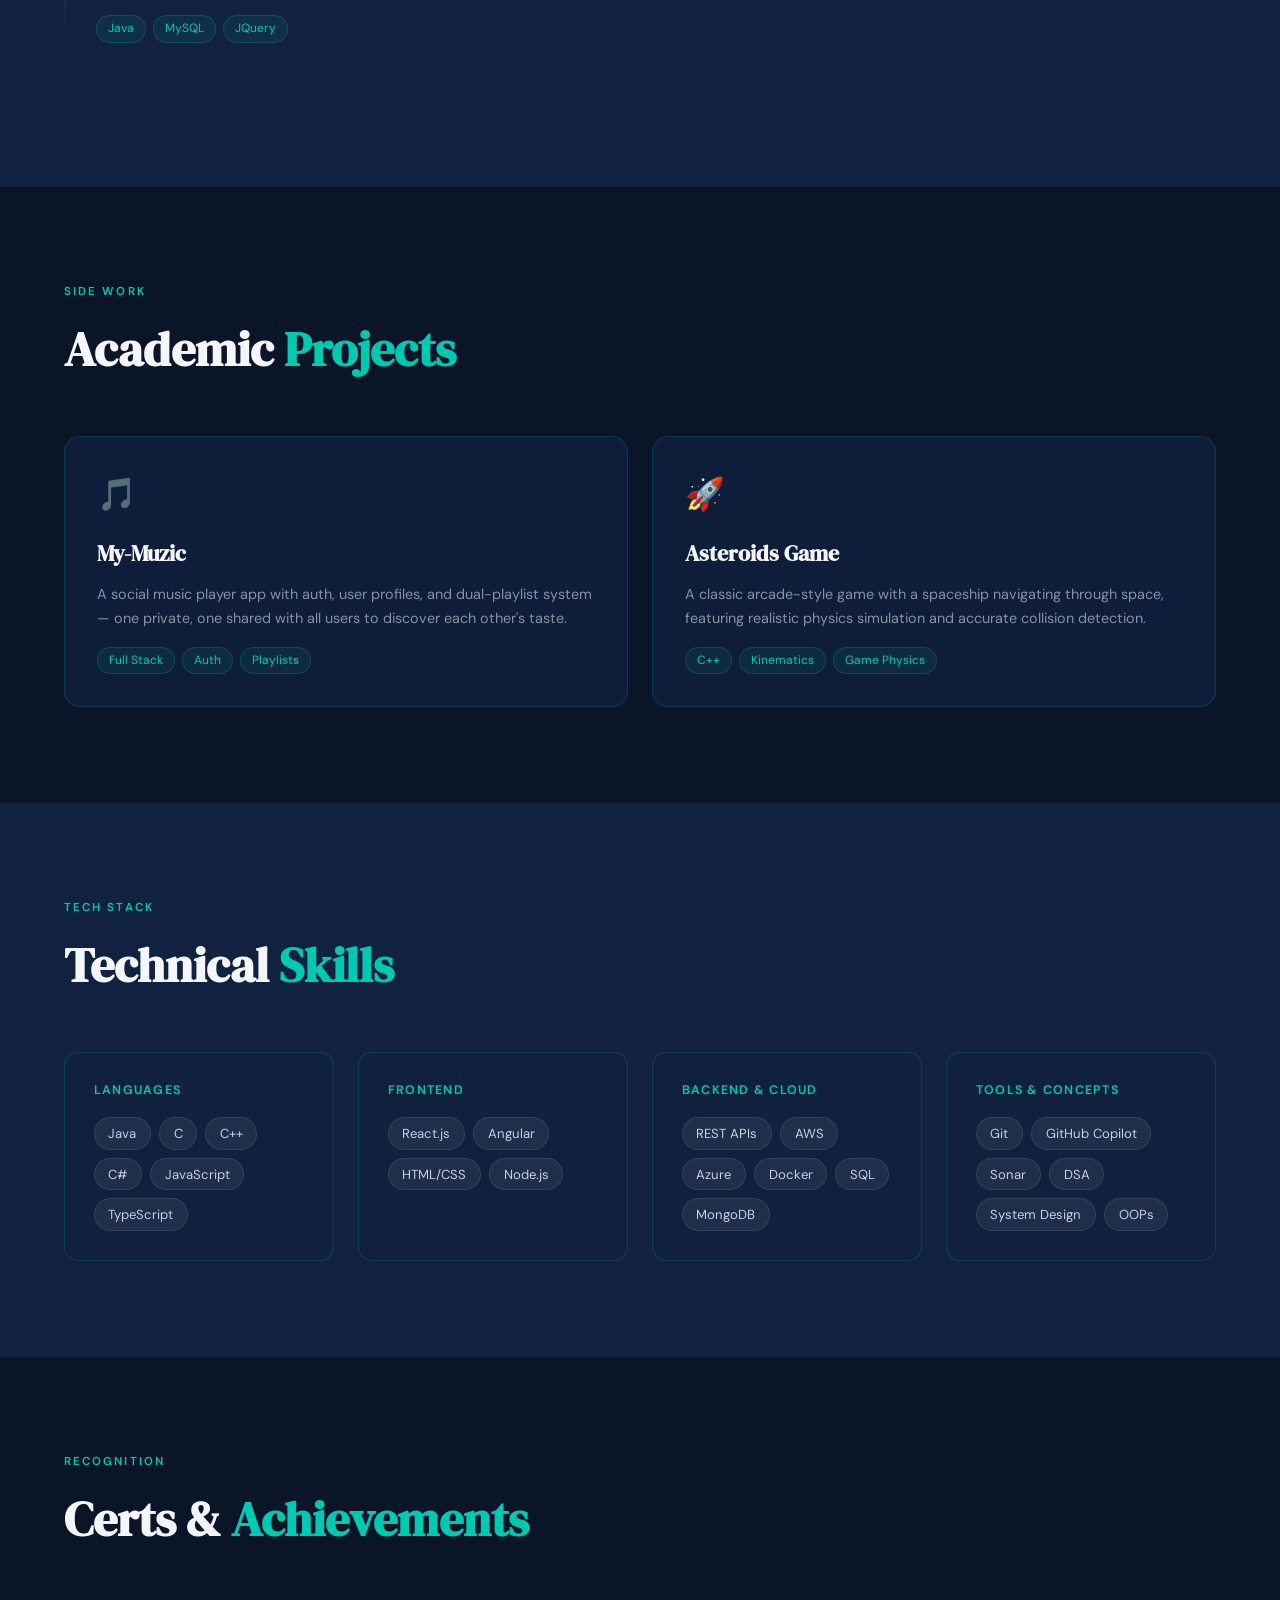
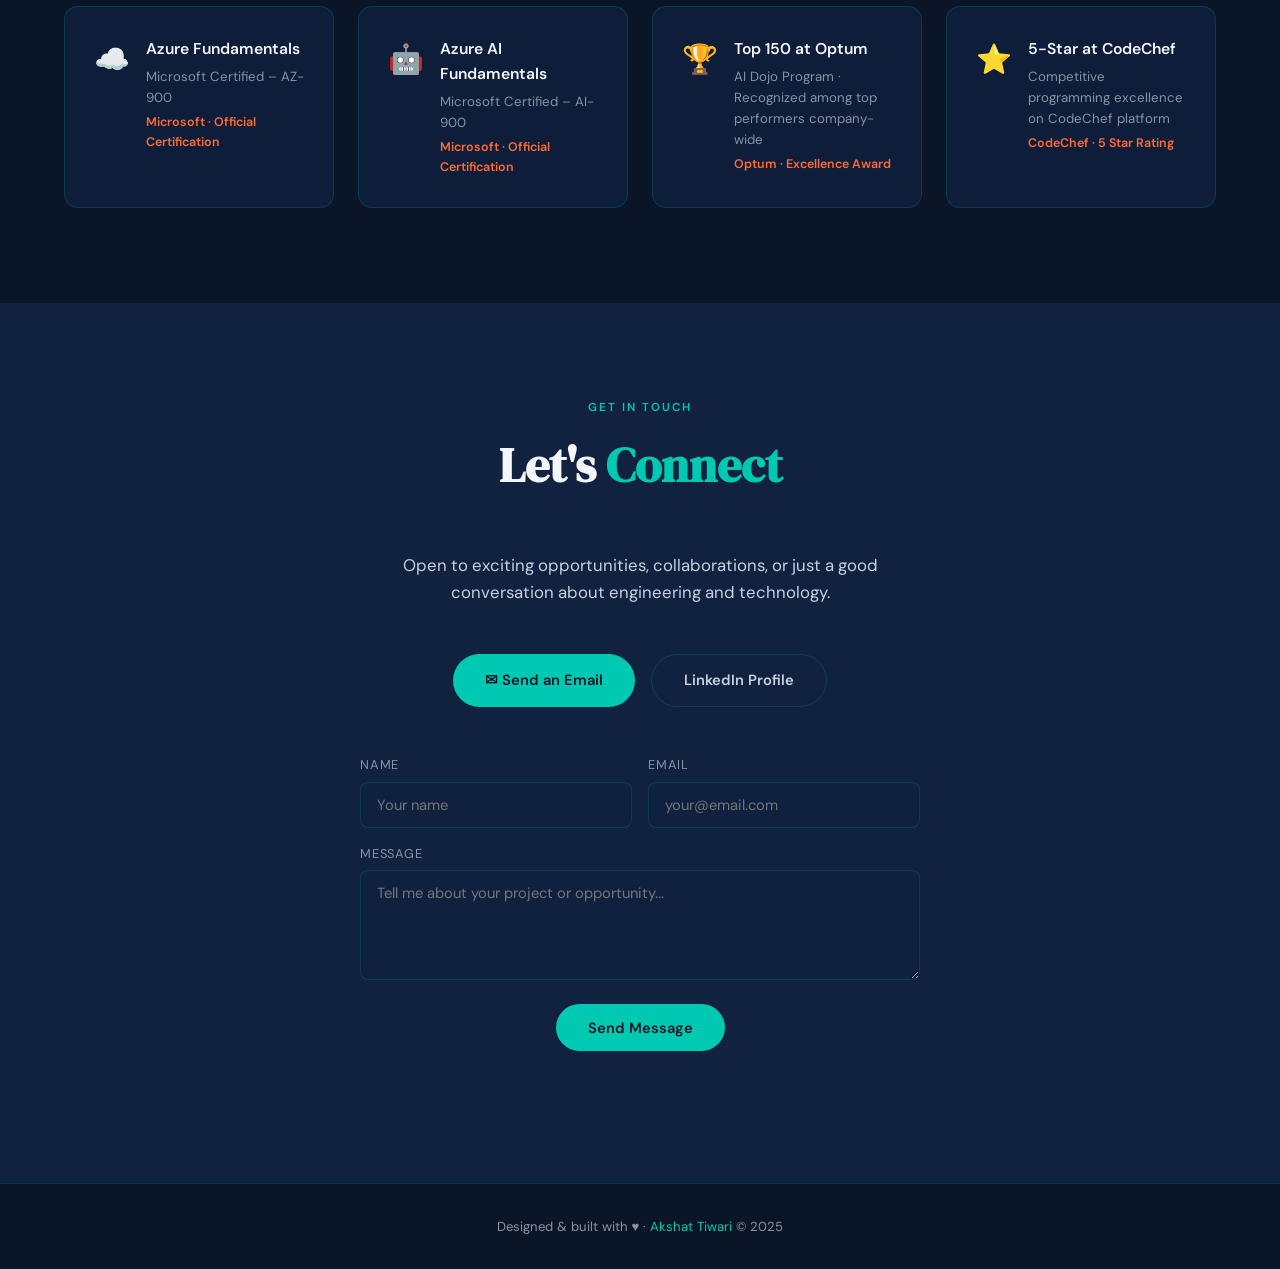
<file: index (1).html>
<!DOCTYPE html>
<html lang="en">
<head>
<meta charset="UTF-8">
<meta name="viewport" content="width=device-width, initial-scale=1.0">
<title>Akshat Tiwari – Senior Software Engineer</title>
<link href="https://fonts.googleapis.com/css2?family=DM+Serif+Display:ital@0;1&family=DM+Sans:ital,opsz,wght@0,9..40,300;0,9..40,400;0,9..40,500;0,9..40,600;1,9..40,300&display=swap" rel="stylesheet">
<style>
  :root {
    --navy: #0a1628;
    --navy-mid: #112240;
    --navy-light: #1d3461;
    --teal: #00c9b1;
    --teal-dim: rgba(0,201,177,0.12);
    --orange: #ff6b35;
    --white: #f4f6fb;
    --gray: #8892a4;
    --gray-light: #c8d0e0;
    --card-bg: rgba(17,34,64,0.7);
    --border: rgba(0,201,177,0.18);
  }

  *, *::before, *::after { box-sizing: border-box; margin: 0; padding: 0; }

  html { scroll-behavior: smooth; }

  body {
    font-family: 'DM Sans', sans-serif;
    background: var(--navy);
    color: var(--white);
    overflow-x: hidden;
    line-height: 1.6;
  }

  /* ── NAV ── */
  nav {
    position: fixed; top: 0; left: 0; right: 0; z-index: 100;
    display: flex; justify-content: space-between; align-items: center;
    padding: 1.2rem 5%;
    background: rgba(10,22,40,0.85);
    backdrop-filter: blur(14px);
    border-bottom: 1px solid var(--border);
  }
  .nav-logo {
    font-family: 'DM Serif Display', serif;
    font-size: 1.3rem;
    color: var(--teal);
    letter-spacing: 0.02em;
  }
  .nav-links { display: flex; gap: 2rem; list-style: none; }
  .nav-links a {
    color: var(--gray-light);
    text-decoration: none;
    font-size: 0.88rem;
    font-weight: 500;
    letter-spacing: 0.04em;
    text-transform: uppercase;
    transition: color 0.2s;
  }
  .nav-links a:hover { color: var(--teal); }

  /* ── HERO ── */
  #hero {
    min-height: 100vh;
    display: flex; align-items: center;
    padding: 8rem 5% 5rem;
    position: relative;
    overflow: hidden;
  }
  .hero-bg {
    position: absolute; inset: 0; z-index: 0;
    background:
      radial-gradient(ellipse 70% 60% at 70% 40%, rgba(0,201,177,0.07) 0%, transparent 70%),
      radial-gradient(ellipse 50% 40% at 20% 70%, rgba(255,107,53,0.05) 0%, transparent 60%);
    animation: breathe 8s ease-in-out infinite;
  }
  /* geometric grid overlay */
  .hero-bg::after {
    content: '';
    position: absolute; inset: 0;
    background-image:
      linear-gradient(rgba(0,201,177,0.04) 1px, transparent 1px),
      linear-gradient(90deg, rgba(0,201,177,0.04) 1px, transparent 1px);
    background-size: 60px 60px;
    animation: drift 3s linear infinite;
  }
  .hero-content { position: relative; z-index: 1; max-width: 680px; }
  .hero-tag {
    display: inline-block;
    background: var(--teal-dim);
    border: 1px solid var(--border);
    color: var(--teal);
    font-size: 0.78rem;
    font-weight: 600;
    letter-spacing: 0.12em;
    text-transform: uppercase;
    padding: 0.35rem 1rem;
    border-radius: 2rem;
    margin-bottom: 1.5rem;
    animation: fadeUp 0.6s ease both;
  }
  h1.hero-name {
    font-family: 'DM Serif Display', serif;
    font-size: clamp(3rem, 7vw, 5.5rem);
    line-height: 1.05;
    letter-spacing: -0.02em;
    margin-bottom: 0.5rem;
    animation: fadeUp 0.6s 0.1s ease both;
  }
  h1.hero-name span { color: var(--teal); }
  .hero-role {
    font-size: 1.1rem;
    color: var(--gray);
    font-weight: 400;
    margin-bottom: 1.5rem;
    animation: fadeUp 0.6s 0.2s ease both;
  }
  .hero-tagline {
    font-family: 'DM Serif Display', serif;
    font-style: italic;
    font-size: 1.3rem;
    color: var(--gray-light);
    margin-bottom: 2.5rem;
    animation: fadeUp 0.6s 0.3s ease both;
  }
  .hero-contacts {
    display: flex; flex-wrap: wrap; gap: 1rem;
    animation: fadeUp 0.6s 0.4s ease both;
  }
  .contact-pill {
    display: flex; align-items: center; gap: 0.5rem;
    background: var(--card-bg);
    border: 1px solid var(--border);
    border-radius: 2rem;
    padding: 0.5rem 1.2rem;
    color: var(--gray-light);
    font-size: 0.85rem;
    text-decoration: none;
    transition: border-color 0.2s, color 0.2s, transform 0.2s;
  }
  .contact-pill:hover { border-color: var(--teal); color: var(--teal); transform: translateY(-2px); }
  .contact-pill svg { width: 15px; height: 15px; fill: currentColor; }

  /* ── SECTIONS ── */
  section { padding: 6rem 5%; }
  .section-label {
    font-size: 0.72rem;
    font-weight: 600;
    letter-spacing: 0.18em;
    text-transform: uppercase;
    color: var(--teal);
    margin-bottom: 0.6rem;
  }
  h2.section-title {
    font-family: 'DM Serif Display', serif;
    font-size: clamp(2rem, 4vw, 3rem);
    margin-bottom: 3rem;
    color: var(--white);
  }
  h2.section-title em { color: var(--teal); font-style: normal; }

  /* ── ABOUT ── */
  #about { background: var(--navy-mid); }
  .about-grid {
    display: grid;
    grid-template-columns: 1fr 1fr;
    gap: 4rem;
    align-items: center;
  }
  .about-text p {
    color: var(--gray-light);
    font-size: 1.05rem;
    line-height: 1.8;
    margin-bottom: 1.2rem;
  }
  .about-text p strong { color: var(--teal); font-weight: 600; }
  .about-stats {
    display: grid; grid-template-columns: 1fr 1fr; gap: 1.5rem;
  }
  .stat-card {
    background: var(--card-bg);
    border: 1px solid var(--border);
    border-radius: 12px;
    padding: 1.5rem;
    text-align: center;
    transition: transform 0.2s, border-color 0.2s;
    /* Added will-change for smoother 3D tilt */
    will-change: transform;
  }
  .stat-card:hover { border-color: var(--teal); }
  .stat-num {
    font-family: 'DM Serif Display', serif;
    font-size: 2.4rem;
    color: var(--teal);
    line-height: 1;
    margin-bottom: 0.3rem;
  }
  .stat-label { font-size: 0.8rem; color: var(--gray); text-transform: uppercase; letter-spacing: 0.06em; }

  /* ── EDUCATION ── */
  #education { background: var(--navy); }
  .edu-card {
    background: var(--card-bg);
    border: 1px solid var(--border);
    border-left: 3px solid var(--teal);
    border-radius: 12px;
    padding: 2rem 2.5rem;
    display: flex; align-items: center; gap: 2rem;
    max-width: 680px;
  }
  .edu-icon { font-size: 2.5rem; }
  .edu-degree { font-family: 'DM Serif Display', serif; font-size: 1.4rem; margin-bottom: 0.25rem; }
  .edu-inst { color: var(--teal); font-size: 0.95rem; margin-bottom: 0.25rem; }
  .edu-meta { color: var(--gray); font-size: 0.88rem; }
  .cpi-badge {
    margin-left: auto;
    background: var(--teal-dim);
    border: 1px solid var(--teal);
    color: var(--teal);
    padding: 0.5rem 1.2rem;
    border-radius: 2rem;
    font-size: 1rem;
    font-weight: 600;
    white-space: nowrap;
  }

  /* ── EXPERIENCE ── */
  #experience { background: var(--navy-mid); }
  .timeline { position: relative; padding-left: 2rem; }
  .timeline::before {
    content: '';
    position: absolute; left: 0; top: 8px; bottom: 8px;
    width: 2px;
    background: linear-gradient(to bottom, var(--teal), var(--orange), transparent);
  }
  .timeline-item { position: relative; margin-bottom: 3rem; }
  .timeline-dot {
    position: absolute; left: -2.45rem; top: 6px;
    width: 14px; height: 14px; border-radius: 50%;
    background: var(--teal); border: 2px solid var(--navy);
    box-shadow: 0 0 0 4px var(--teal-dim);
    animation: pulse-teal 2s infinite;
  }
  .timeline-dot.orange { 
    background: var(--orange); 
    box-shadow: 0 0 0 4px rgba(255,107,53,0.15); 
    animation: pulse-orange 2s infinite;
  }
  .exp-header {
    display: flex; flex-wrap: wrap; justify-content: space-between; align-items: flex-start;
    margin-bottom: 0.4rem;
  }
  .exp-company { font-family: 'DM Serif Display', serif; font-size: 1.5rem; color: var(--white); }
  .exp-period {
    background: var(--teal-dim); border: 1px solid var(--border);
    color: var(--teal); font-size: 0.8rem; padding: 0.25rem 0.8rem;
    border-radius: 2rem; font-weight: 500;
  }
  .exp-role { color: var(--orange); font-size: 0.92rem; font-weight: 500; margin-bottom: 1rem; }
  .project-block { margin-bottom: 1.5rem; }
  .project-name {
    font-weight: 600; color: var(--gray-light); font-size: 0.95rem;
    display: flex; align-items: center; gap: 0.5rem; margin-bottom: 0.6rem;
  }
  .project-name::before { content: '▸'; color: var(--teal); }
  .exp-list { list-style: none; padding: 0; }
  .exp-list li {
    color: var(--gray);
    font-size: 0.92rem;
    padding: 0.3rem 0 0.3rem 1.2rem;
    position: relative;
    line-height: 1.6;
  }
  .exp-list li::before { content: '–'; position: absolute; left: 0; color: var(--teal); }
  .tech-tags { display: flex; flex-wrap: wrap; gap: 0.4rem; margin-top: 0.8rem; }
  .tech-tag {
    background: rgba(0,201,177,0.08); border: 1px solid rgba(0,201,177,0.2);
    color: var(--teal); font-size: 0.75rem; padding: 0.2rem 0.7rem; border-radius: 2rem;
  }

  /* ── PROJECTS ── */
  #projects { background: var(--navy); }
  .projects-grid { display: grid; grid-template-columns: repeat(auto-fit, minmax(300px,1fr)); gap: 1.5rem; }
  .project-card {
    background: var(--card-bg);
    border: 1px solid var(--border);
    border-radius: 16px;
    padding: 2rem;
    transition: transform 0.25s, border-color 0.25s, box-shadow 0.25s;
    position: relative; overflow: hidden;
    will-change: transform;
  }
  .project-card::before {
    content: '';
    position: absolute; top: 0; left: 0; right: 0; height: 2px;
    background: linear-gradient(90deg, var(--teal), var(--orange));
    opacity: 0; transition: opacity 0.25s;
  }
  .project-card:hover { border-color: rgba(0,201,177,0.4); box-shadow: 0 20px 40px rgba(0,0,0,0.3); }
  .project-card:hover::before { opacity: 1; }
  .project-emoji { font-size: 2rem; margin-bottom: 1rem; display: block; }
  .project-card h3 { font-family: 'DM Serif Display', serif; font-size: 1.4rem; margin-bottom: 0.6rem; }
  .project-card p { color: var(--gray); font-size: 0.9rem; line-height: 1.7; margin-bottom: 1rem; }

  /* ── SKILLS ── */
  #skills { background: var(--navy-mid); }
  .skills-grid { display: grid; grid-template-columns: repeat(auto-fit, minmax(260px,1fr)); gap: 1.5rem; }
  .skill-group {
    background: var(--card-bg); border: 1px solid var(--border); border-radius: 14px; padding: 1.8rem;
  }
  .skill-group h3 {
    font-size: 0.78rem; font-weight: 600; letter-spacing: 0.1em; text-transform: uppercase;
    color: var(--teal); margin-bottom: 1rem;
  }
  .skill-pills { display: flex; flex-wrap: wrap; gap: 0.5rem; }
  .skill-pill {
    background: rgba(244,246,251,0.06); border: 1px solid rgba(244,246,251,0.1);
    color: var(--gray-light); font-size: 0.82rem; padding: 0.3rem 0.85rem; border-radius: 2rem;
    transition: background 0.2s, border-color 0.2s, color 0.2s;
  }
  .skill-pill:hover { background: var(--teal-dim); border-color: var(--teal); color: var(--teal); }

  /* ── CERTIFICATIONS ── */
  #certifications { background: var(--navy); }
  .certs-grid { display: grid; grid-template-columns: repeat(auto-fit, minmax(260px,1fr)); gap: 1.5rem; }
  .cert-card {
    background: var(--card-bg); border: 1px solid var(--border); border-radius: 14px; padding: 1.8rem;
    display: flex; gap: 1rem; align-items: flex-start;
    transition: transform 0.2s, border-color 0.2s;
    will-change: transform;
  }
  .cert-card:hover { border-color: var(--teal); }
  .cert-icon { font-size: 1.8rem; flex-shrink: 0; }
  .cert-body h3 { font-size: 0.98rem; font-weight: 600; margin-bottom: 0.3rem; color: var(--white); }
  .cert-body p { font-size: 0.83rem; color: var(--gray); }
  .cert-badge { color: var(--orange); font-size: 0.78rem; font-weight: 600; margin-top: 0.3rem; }

  /* ── CONTACT ── */
  #contact {
    background: var(--navy-mid);
    text-align: center;
  }
  .contact-intro { color: var(--gray-light); font-size: 1.05rem; max-width: 520px; margin: 0 auto 3rem; }
  .contact-actions { display: flex; justify-content: center; flex-wrap: wrap; gap: 1rem; margin-bottom: 3rem; }
  .btn {
    display: inline-flex; align-items: center; gap: 0.5rem;
    padding: 0.85rem 2rem; border-radius: 2rem; font-size: 0.92rem; font-weight: 600;
    text-decoration: none; transition: transform 0.2s, box-shadow 0.2s;
    cursor: pointer; border: none; font-family: 'DM Sans', sans-serif;
  }
  .btn-primary { background: var(--teal); color: var(--navy); }
  .btn-primary:hover { transform: translateY(-2px); box-shadow: 0 8px 24px rgba(0,201,177,0.35); }
  .btn-outline { background: transparent; border: 1px solid var(--border); color: var(--gray-light); }
  .btn-outline:hover { border-color: var(--teal); color: var(--teal); transform: translateY(-2px); }

  .contact-form-wrap { max-width: 560px; margin: 0 auto; text-align: left; }
  .form-row { display: grid; grid-template-columns: 1fr 1fr; gap: 1rem; }
  .form-group { margin-bottom: 1rem; }
  .form-group label { display: block; font-size: 0.8rem; color: var(--gray); margin-bottom: 0.4rem; text-transform: uppercase; letter-spacing: 0.06em; }
  .form-group input, .form-group textarea {
    width: 100%; background: var(--card-bg); border: 1px solid var(--border);
    color: var(--white); padding: 0.75rem 1rem; border-radius: 8px;
    font-family: 'DM Sans', sans-serif; font-size: 0.92rem;
    transition: border-color 0.2s; outline: none; resize: vertical;
  }
  .form-group input:focus, .form-group textarea:focus { border-color: var(--teal); }
  .form-group textarea { min-height: 110px; }
  #form-msg { margin-top: 1rem; font-size: 0.88rem; color: var(--teal); text-align: center; min-height: 1.4em; }

  /* ── FOOTER ── */
  footer {
    text-align: center;
    padding: 2rem;
    color: var(--gray);
    font-size: 0.82rem;
    border-top: 1px solid var(--border);
  }
  footer span { color: var(--teal); }

  /* ── NEW ANIMATIONS ── */
  @keyframes fadeUp {
    from { opacity: 0; transform: translateY(24px); }
    to   { opacity: 1; transform: translateY(0); }
  }
  .reveal {
    opacity: 0; transform: translateY(28px);
    transition: opacity 0.6s ease, transform 0.6s ease;
  }
  .reveal.visible { opacity: 1; transform: none; }
  
  @keyframes drift {
    from { background-position: 0 0; }
    to { background-position: 60px 60px; }
  }

  @keyframes breathe {
    0%, 100% { opacity: 0.8; transform: scale(1); }
    50% { opacity: 1; transform: scale(1.05); }
  }

  @keyframes pulse-teal {
    0% { box-shadow: 0 0 0 0 rgba(0, 201, 177, 0.4); }
    70% { box-shadow: 0 0 0 10px rgba(0, 201, 177, 0); }
    100% { box-shadow: 0 0 0 0 rgba(0, 201, 177, 0); }
  }

  @keyframes pulse-orange {
    0% { box-shadow: 0 0 0 0 rgba(255, 107, 53, 0.4); }
    70% { box-shadow: 0 0 0 10px rgba(255, 107, 53, 0); }
    100% { box-shadow: 0 0 0 0 rgba(255, 107, 53, 0); }
  }

  /* ── RESPONSIVE ── */
  @media (max-width: 768px) {
    .about-grid { grid-template-columns: 1fr; gap: 2rem; }
    .form-row { grid-template-columns: 1fr; }
    .edu-card { flex-direction: column; gap: 1rem; }
    .cpi-badge { margin-left: 0; }
    .nav-links { display: none; }
    .hero-contacts { flex-direction: column; }
  }
</style>
</head>
<body>

<!-- NAV -->
<nav>
  <div class="nav-logo">AT</div>
  <ul class="nav-links">
    <li><a href="#about">About</a></li>
    <li><a href="#experience">Experience</a></li>
    <li><a href="#projects">Projects</a></li>
    <li><a href="#skills">Skills</a></li>
    <li><a href="#contact">Contact</a></li>
  </ul>
</nav>

<!-- HERO -->
<section id="hero">
  <div class="hero-bg"></div>
  <div class="hero-content">
    <div class="hero-tag">Available for opportunities</div>
    <h1 class="hero-name">Akshat<br><span>Tiwari</span></h1>
    <p class="hero-role">Senior Software Engineer · Optum</p>
    <p class="hero-tagline">"Building scalable systems and<br>seamless user experiences"</p>
    <div class="hero-contacts">
      <a href="mailto:akshattripathi07@gmail.com" class="contact-pill">
        <svg viewBox="0 0 24 24"><path d="M20 4H4c-1.1 0-2 .9-2 2v12c0 1.1.9 2 2 2h16c1.1 0 2-.9 2-2V6c0-1.1-.9-2-2-2zm0 4l-8 5-8-5V6l8 5 8-5v2z"/></svg>
        akshattripathi07@gmail.com
      </a>
      <a href="https://linkedin.com" target="_blank" class="contact-pill">
        <svg viewBox="0 0 24 24"><path d="M19 0h-14C2.24 0 0 2.24 0 5v14c0 2.76 2.24 5 5 5h14c2.76 0 5-2.24 5-5V5c0-2.76-2.24-5-5-5zm-11 19H5V9h3v10zm-1.5-11.27A1.73 1.73 0 0 1 4.77 6 1.73 1.73 0 1 1 6.5 7.73zM20 19h-3v-5.6c0-1.34-.03-3.07-1.87-3.07-1.87 0-2.16 1.46-2.16 2.97V19h-3V9h2.88v1.36h.04c.4-.76 1.38-1.56 2.84-1.56 3.04 0 3.6 2 3.6 4.59V19z"/></svg>
        LinkedIn
      </a>
      <a href="tel:+918955043422" class="contact-pill">
        <svg viewBox="0 0 24 24"><path d="M6.62 10.79a15.05 15.05 0 0 0 6.59 6.59l2.2-2.2c.27-.27.67-.36 1.02-.24 1.12.37 2.33.57 3.57.57.55 0 1 .45 1 1V20c0 .55-.45 1-1 1-9.39 0-17-7.61-17-17 0-.55.45-1 1-1h3.5c.55 0 1 .45 1 1 0 1.25.2 2.45.57 3.57.11.35.03.74-.25 1.02l-2.2 2.2z"/></svg>
        +91-8955043422
      </a>
    </div>
  </div>
</section>

<!-- ABOUT -->
<section id="about">
  <div class="reveal">
    <p class="section-label">Who I Am</p>
    <h2 class="section-title">About <em>Me</em></h2>
  </div>
  <div class="about-grid reveal">
    <div class="about-text">
      <p>
        I'm a <strong>Senior Software Engineer at Optum</strong> with a passion for building high-performance systems that make a real difference. With expertise spanning <strong>Java, React, Docker, REST APIs, and cloud platforms</strong>, I thrive at the intersection of backend engineering and polished frontend experiences.
      </p>
      <p>
        My work has led to dramatic performance wins — including slashing page load times <strong>from 5–10 minutes to under 10 seconds</strong>, driving test coverage up by <strong>50%+</strong>, and resolving over <strong>5,000 recurring security vulnerabilities</strong> to just 20.
      </p>
      <p>
        I believe great software is both fast and reliable. Whether optimizing Docker pipelines, building accessible UI features, or architecting APIs at scale, I bring precision and ownership to every challenge.
      </p>
    </div>
    <div class="about-stats">
      <div class="stat-card">
        <div class="stat-num">10s</div>
        <div class="stat-label">Load time (was 5–10 min)</div>
      </div>
      <div class="stat-card">
        <div class="stat-num">50%+</div>
        <div class="stat-label">Test coverage increase</div>
      </div>
      <div class="stat-card">
        <div class="stat-num">5000+</div>
        <div class="stat-label">Vulnerabilities resolved</div>
      </div>
      <div class="stat-card">
        <div class="stat-num">85%</div>
        <div class="stat-label">Automation coverage</div>
      </div>
    </div>
  </div>
</section>

<!-- EDUCATION -->
<section id="education">
  <div class="reveal">
    <p class="section-label">Academic Background</p>
    <h2 class="section-title">Edu<em>cation</em></h2>
  </div>
  <div class="edu-card reveal">
    <div class="edu-icon">🎓</div>
    <div>
      <div class="edu-degree">B.Tech in Engineering</div>
      <div class="edu-inst">Kalinga Institute of Industrial Technology</div>
      <div class="edu-meta">Graduated 2023</div>
    </div>
    <div class="cpi-badge">CPI 8.68</div>
  </div>
</section>

<!-- EXPERIENCE -->
<section id="experience">
  <div class="reveal">
    <p class="section-label">Career Journey</p>
    <h2 class="section-title">Profes<em>sional</em> Experience</h2>
  </div>
  <div class="timeline reveal">

    <!-- Optum -->
    <div class="timeline-item">
      <div class="timeline-dot"></div>
      <div class="exp-header">
        <div class="exp-company">Optum</div>
        <div class="exp-period">May 2023 – Present</div>
      </div>
      <div class="exp-role">Senior Software Engineer</div>

      <div class="project-block">
        <div class="project-name">EasyTest · Jul 2024 – Present</div>
        <ul class="exp-list">
          <li>Optimized DLL loading reducing page load time from 5–10 minutes to under 10 seconds.</li>
          <li>Implemented three major keyboard shortcut features improving application accessibility.</li>
          <li>Led migration of Docker images to Artifactory SaaS, designing optimized Dockerfiles.</li>
          <li>Integrated React.js frontend with backend APIs for seamless dynamic UI updates.</li>
          <li>Achieved 50%+ increase in test coverage across 20 critical pages using React unit testing.</li>
          <li>Identified and resolved 10+ critical performance issues, enhancing application stability.</li>
        </ul>
        <div class="tech-tags">
          <span class="tech-tag">Java</span><span class="tech-tag">React</span><span class="tech-tag">TypeScript</span>
          <span class="tech-tag">Docker</span><span class="tech-tag">MongoDB</span><span class="tech-tag">REST APIs</span>
        </div>
      </div>

      <div class="project-block">
        <div class="project-name">Webstrat · Jun 2023 – Nov 2024</div>
        <ul class="exp-list">
          <li>Built a data-entry feature enabling 30–40 fields to be populated in 2–3 seconds.</li>
          <li>Designed direct-print-from-UI feature with "Print All" and selective page options.</li>
          <li>Developed automation repository automating 70% of test cases, reaching 85% overall coverage.</li>
          <li>Resolved 5,000+ recurring CodeQL vulnerabilities in collaboration with the security team, reducing them to just 20.</li>
        </ul>
        <div class="tech-tags">
          <span class="tech-tag">Java</span><span class="tech-tag">Angular</span><span class="tech-tag">JavaScript</span>
          <span class="tech-tag">SQL</span><span class="tech-tag">CI/CD</span>
        </div>
      </div>
    </div>

    <!-- HighRadius -->
    <div class="timeline-item">
      <div class="timeline-dot orange"></div>
      <div class="exp-header">
        <div class="exp-company">HighRadius</div>
        <div class="exp-period">Jan 2022 – Dec 2022</div>
      </div>
      <div class="exp-role">ARPA Developer (Intern)</div>
      <ul class="exp-list">
        <li>Contributed to a Java-based backend project, optimizing functionality and resolving critical client-reported defects.</li>
        <li>Solved ~20 JIRA tickets, ensuring seamless user experiences and backend reliability.</li>
      </ul>
      <div class="tech-tags">
        <span class="tech-tag">Java</span><span class="tech-tag">MySQL</span><span class="tech-tag">JQuery</span>
      </div>
    </div>

  </div>
</section>

<!-- PROJECTS -->
<section id="projects">
  <div class="reveal">
    <p class="section-label">Side Work</p>
    <h2 class="section-title">Academic <em>Projects</em></h2>
  </div>
  <div class="projects-grid reveal">
    <div class="project-card">
      <span class="project-emoji">🎵</span>
      <h3>My-Muzic</h3>
      <p>A social music player app with auth, user profiles, and dual-playlist system — one private, one shared with all users to discover each other's taste.</p>
      <div class="tech-tags">
        <span class="tech-tag">Full Stack</span><span class="tech-tag">Auth</span><span class="tech-tag">Playlists</span>
      </div>
    </div>
    <div class="project-card">
      <span class="project-emoji">🚀</span>
      <h3>Asteroids Game</h3>
      <p>A classic arcade-style game with a spaceship navigating through space, featuring realistic physics simulation and accurate collision detection.</p>
      <div class="tech-tags">
        <span class="tech-tag">C++</span><span class="tech-tag">Kinematics</span><span class="tech-tag">Game Physics</span>
      </div>
    </div>
  </div>
</section>

<!-- SKILLS -->
<section id="skills">
  <div class="reveal">
    <p class="section-label">Tech Stack</p>
    <h2 class="section-title">Technical <em>Skills</em></h2>
  </div>
  <div class="skills-grid reveal">
    <div class="skill-group">
      <h3>Languages</h3>
      <div class="skill-pills">
        <span class="skill-pill">Java</span><span class="skill-pill">C</span><span class="skill-pill">C++</span>
        <span class="skill-pill">C#</span><span class="skill-pill">JavaScript</span><span class="skill-pill">TypeScript</span>
      </div>
    </div>
    <div class="skill-group">
      <h3>Frontend</h3>
      <div class="skill-pills">
        <span class="skill-pill">React.js</span><span class="skill-pill">Angular</span><span class="skill-pill">HTML/CSS</span>
        <span class="skill-pill">Node.js</span>
      </div>
    </div>
    <div class="skill-group">
      <h3>Backend & Cloud</h3>
      <div class="skill-pills">
        <span class="skill-pill">REST APIs</span><span class="skill-pill">AWS</span><span class="skill-pill">Azure</span>
        <span class="skill-pill">Docker</span><span class="skill-pill">SQL</span><span class="skill-pill">MongoDB</span>
      </div>
    </div>
    <div class="skill-group">
      <h3>Tools & Concepts</h3>
      <div class="skill-pills">
        <span class="skill-pill">Git</span><span class="skill-pill">GitHub Copilot</span><span class="skill-pill">Sonar</span>
        <span class="skill-pill">DSA</span><span class="skill-pill">System Design</span><span class="skill-pill">OOPs</span>
      </div>
    </div>
  </div>
</section>

<!-- CERTIFICATIONS -->
<section id="certifications">
  <div class="reveal">
    <p class="section-label">Recognition</p>
    <h2 class="section-title">Certs &amp; <em>Achievements</em></h2>
  </div>
  <div class="certs-grid reveal">
    <div class="cert-card">
      <div class="cert-icon">☁️</div>
      <div class="cert-body">
        <h3>Azure Fundamentals</h3>
        <p>Microsoft Certified – AZ-900</p>
        <div class="cert-badge">Microsoft · Official Certification</div>
      </div>
    </div>
    <div class="cert-card">
      <div class="cert-icon">🤖</div>
      <div class="cert-body">
        <h3>Azure AI Fundamentals</h3>
        <p>Microsoft Certified – AI-900</p>
        <div class="cert-badge">Microsoft · Official Certification</div>
      </div>
    </div>
    <div class="cert-card">
      <div class="cert-icon">🏆</div>
      <div class="cert-body">
        <h3>Top 150 at Optum</h3>
        <p>AI Dojo Program · Recognized among top performers company-wide</p>
        <div class="cert-badge">Optum · Excellence Award</div>
      </div>
    </div>
    <div class="cert-card">
      <div class="cert-icon">⭐</div>
      <div class="cert-body">
        <h3>5-Star at CodeChef</h3>
        <p>Competitive programming excellence on CodeChef platform</p>
        <div class="cert-badge">CodeChef · 5 Star Rating</div>
      </div>
    </div>
  </div>
</section>

<!-- CONTACT -->
<section id="contact">
  <div class="reveal">
    <p class="section-label">Get in Touch</p>
    <h2 class="section-title">Let's <em>Connect</em></h2>
  </div>
  <p class="contact-intro reveal">Open to exciting opportunities, collaborations, or just a good conversation about engineering and technology.</p>
  <div class="contact-actions reveal">
    <a href="mailto:akshattripathi07@gmail.com" class="btn btn-primary">✉ Send an Email</a>
    <a href="https://linkedin.com" target="_blank" class="btn btn-outline">LinkedIn Profile</a>
  </div>
  <div class="contact-form-wrap reveal">
    <div class="form-row">
      <div class="form-group">
        <label>Name</label>
        <input type="text" id="c-name" placeholder="Your name">
      </div>
      <div class="form-group">
        <label>Email</label>
        <input type="email" id="c-email" placeholder="your@email.com">
      </div>
    </div>
    <div class="form-group">
      <label>Message</label>
      <textarea id="c-msg" placeholder="Tell me about your project or opportunity..."></textarea>
    </div>
    <div style="text-align:center">
      <button class="btn btn-primary" onclick="submitForm()">Send Message</button>
    </div>
    <div id="form-msg"></div>
  </div>
</section>

<footer>
  Designed &amp; built with ♥ · <span>Akshat Tiwari</span> © 2025
</footer>

<script>
  // Upgraded Scroll Reveal with Staggering
  const reveals = document.querySelectorAll('.reveal');
  const observer = new IntersectionObserver((entries) => {
    entries.forEach(e => { 
      if (e.isIntersecting) { 
        e.target.classList.add('visible'); 
        
        // Stagger child elements if it's a grid container
        const children = e.target.querySelectorAll('.project-card, .skill-group, .cert-card');
        if (children.length > 0) {
          children.forEach((child, index) => {
            child.style.opacity = '0';
            child.style.transform = 'translateY(20px)';
            child.style.transition = 'all 0.5s ease';
            
            setTimeout(() => {
              child.style.opacity = '1';
              child.style.transform = 'translateY(0)';
            }, 100 * index); // 100ms delay per item
          });
        }
      } 
    });
  }, { threshold: 0.12 });
  reveals.forEach(el => observer.observe(el));

  // 3D Tilt Effect for Cards
  const tiltCards = document.querySelectorAll('.project-card, .cert-card, .stat-card');
  tiltCards.forEach(card => {
    card.addEventListener('mousemove', e => {
      const rect = card.getBoundingClientRect();
      const x = e.clientX - rect.left;
      const y = e.clientY - rect.top;
      
      const centerX = rect.width / 2;
      const centerY = rect.height / 2;
      
      const rotateX = ((y - centerY) / centerY) * -5;
      const rotateY = ((x - centerX) / centerX) * 5;
      
      card.style.transform = `perspective(1000px) rotateX(${rotateX}deg) rotateY(${rotateY}deg) scale3d(1.02, 1.02, 1.02)`;
      card.style.transition = "transform 0.1s ease";
    });
    
    card.addEventListener('mouseleave', () => {
      card.style.transform = `perspective(1000px) rotateX(0deg) rotateY(0deg) scale3d(1, 1, 1)`;
      card.style.transition = "transform 0.5s ease";
    });
  });

  // Contact form
  function submitForm() {
    const name = document.getElementById('c-name').value.trim();
    const email = document.getElementById('c-email').value.trim();
    const msg = document.getElementById('c-msg').value.trim();
    const out = document.getElementById('form-msg');
    if (!name || !email || !msg) { out.style.color = '#ff6b35'; out.textContent = 'Please fill in all fields.'; return; }
    out.style.color = 'var(--teal)';
    out.textContent = '✓ Message sent! Akshat will get back to you soon.';
    document.getElementById('c-name').value = '';
    document.getElementById('c-email').value = '';
    document.getElementById('c-msg').value = '';
  }

  // Stagger stat cards initially
  document.querySelectorAll('.stat-card').forEach((c,i) => {
    c.style.transitionDelay = (i * 0.07) + 's';
  });
</script>
</body>
</html>
</file>
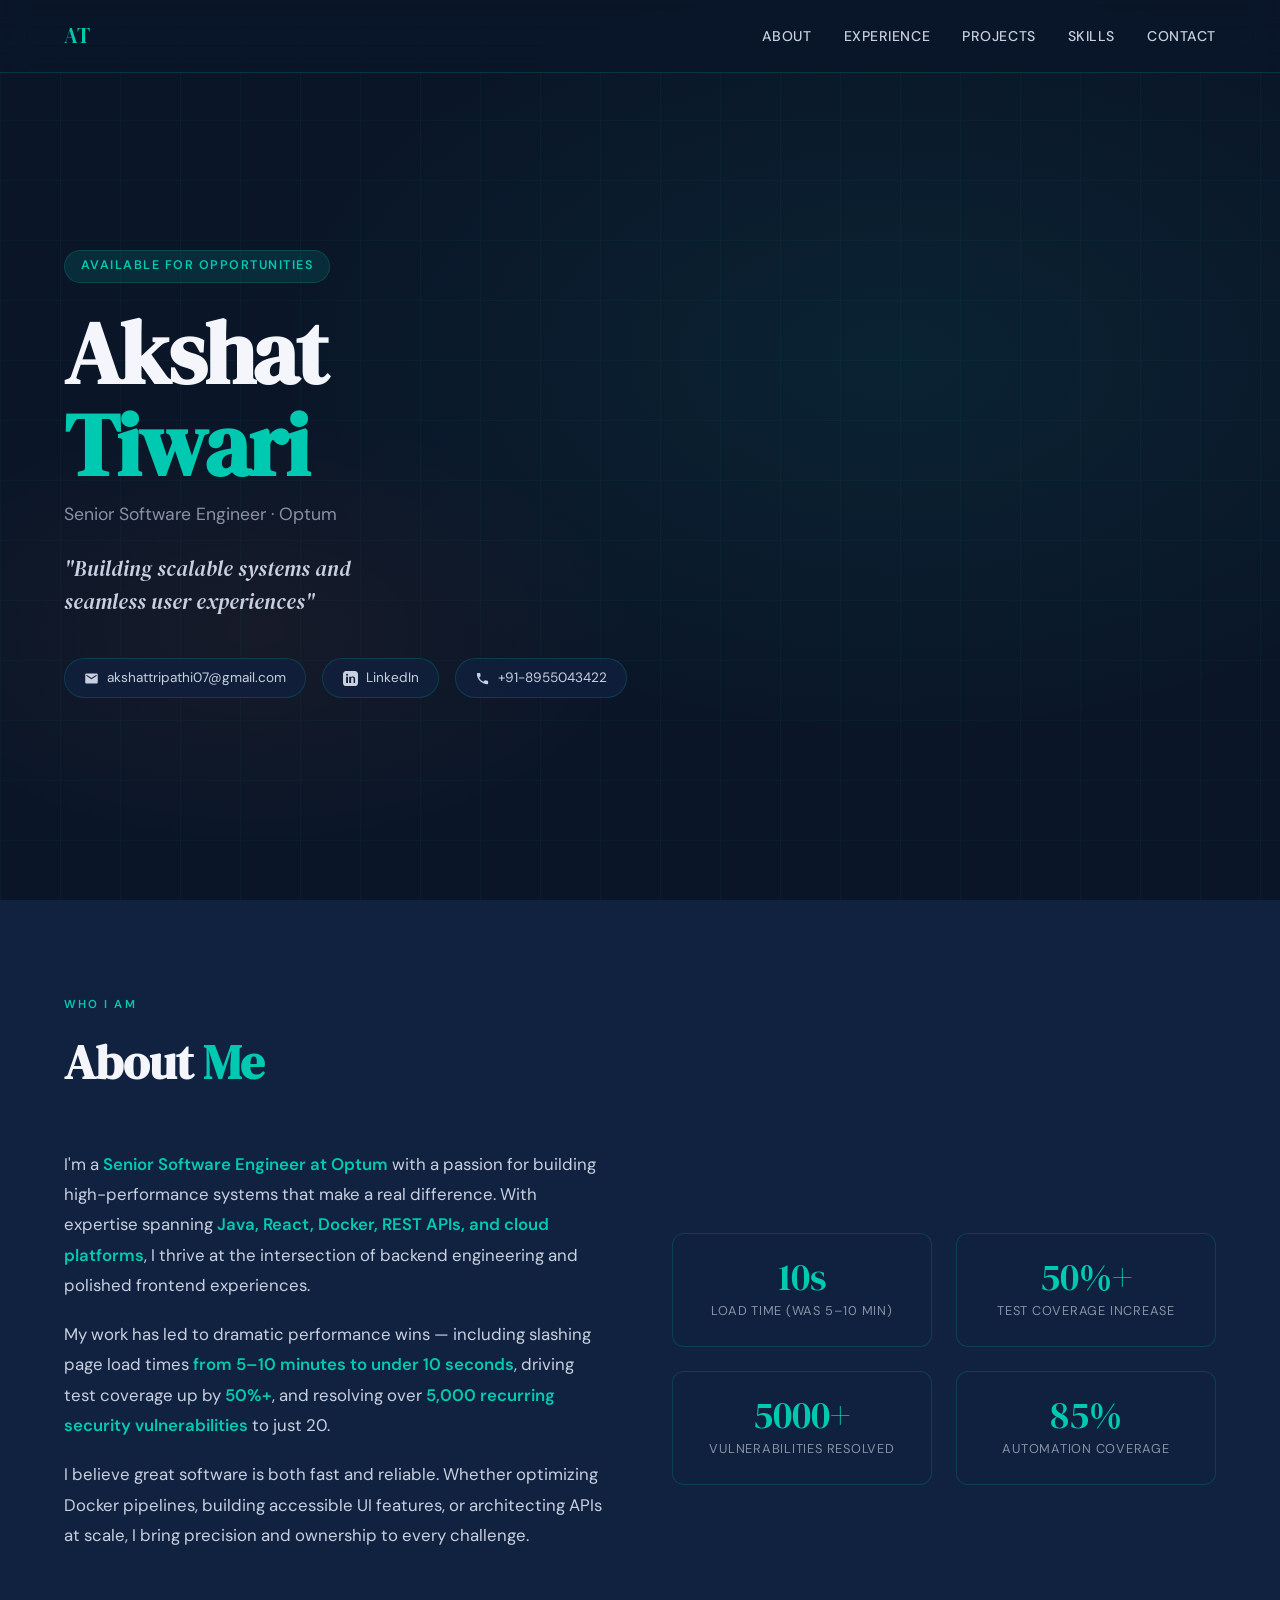
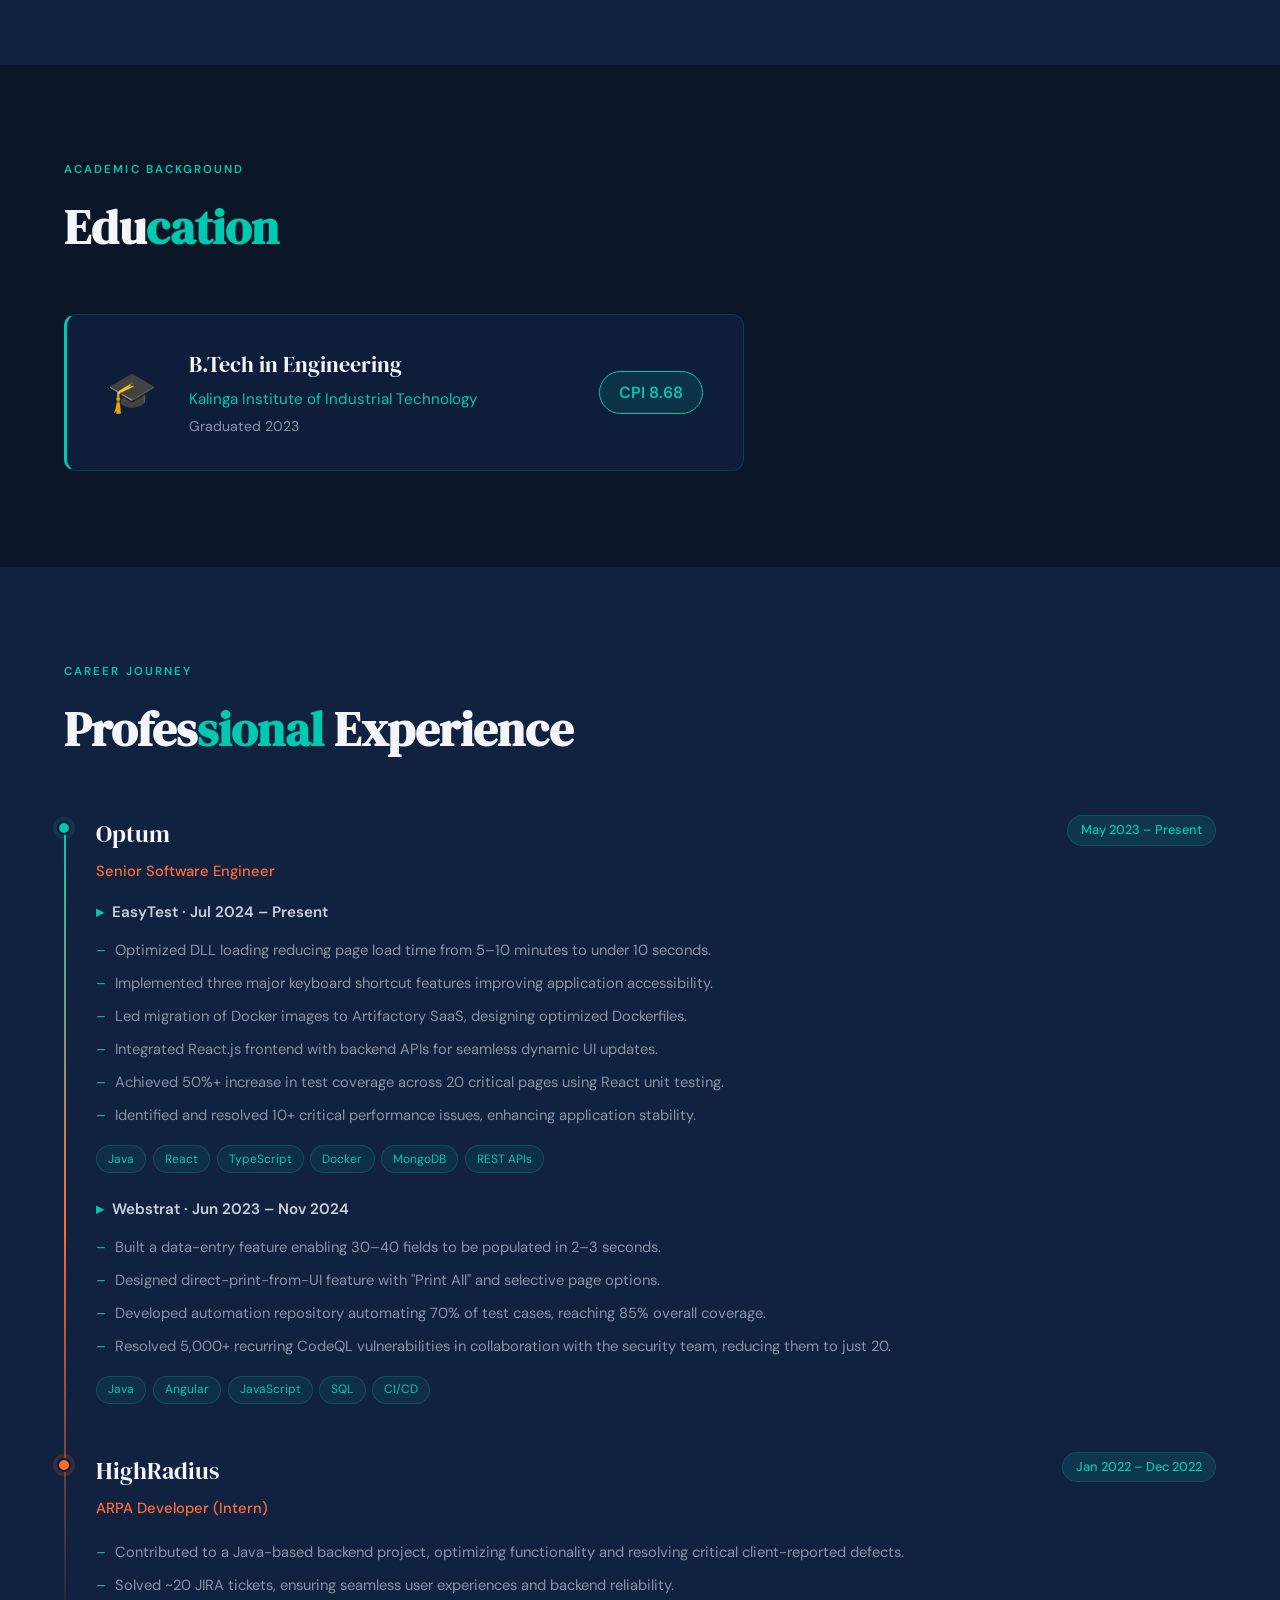
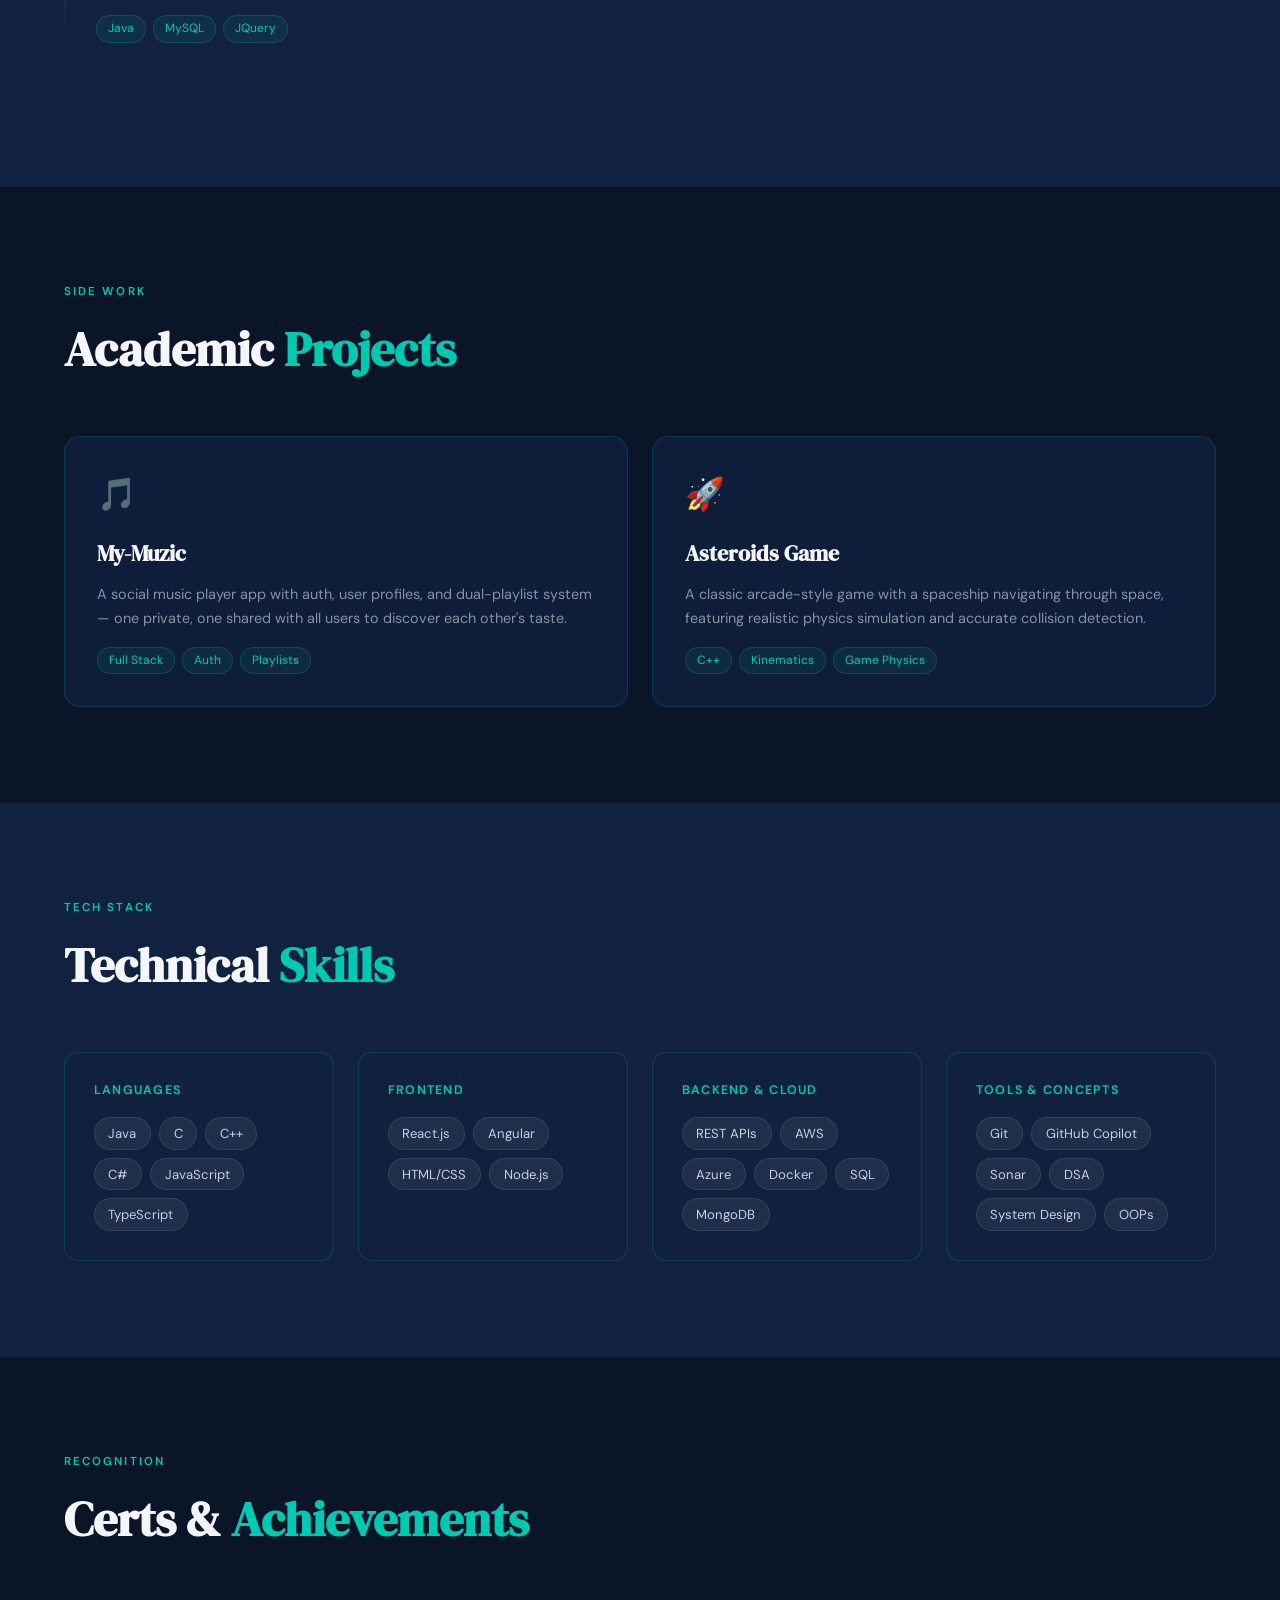
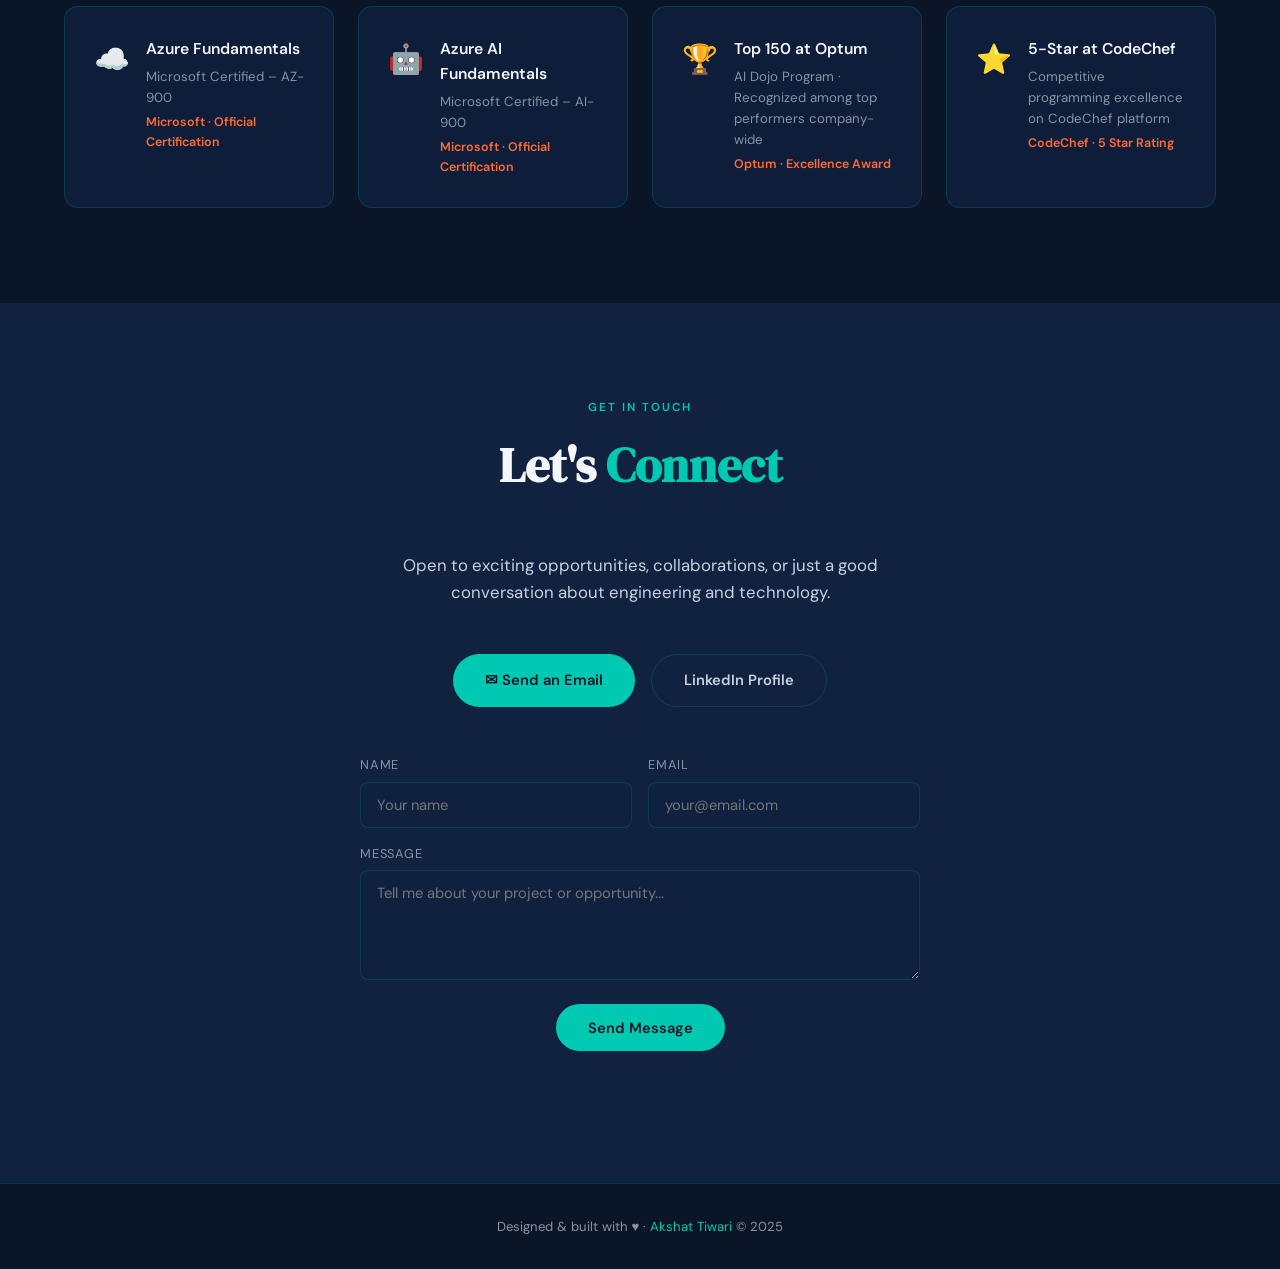
<file: index (2).html>
<!DOCTYPE html>
<html lang="en">
<head>
<meta charset="UTF-8">
<meta name="viewport" content="width=device-width, initial-scale=1.0">
<title>Akshat Tiwari – Senior Software Engineer</title>
<link href="https://fonts.googleapis.com/css2?family=DM+Serif+Display:ital@0;1&family=DM+Sans:ital,opsz,wght@0,9..40,300;0,9..40,400;0,9..40,500;0,9..40,600;1,9..40,300&display=swap" rel="stylesheet">
<style>
  :root {
    --navy: #0a1628;
    --navy-mid: #112240;
    --navy-light: #1d3461;
    --teal: #00c9b1;
    --teal-dim: rgba(0,201,177,0.12);
    --orange: #ff6b35;
    --white: #f4f6fb;
    --gray: #8892a4;
    --gray-light: #c8d0e0;
    --card-bg: rgba(17,34,64,0.7);
    --border: rgba(0,201,177,0.18);
  }

  *, *::before, *::after { box-sizing: border-box; margin: 0; padding: 0; }

  html { scroll-behavior: smooth; }

  body {
    font-family: 'DM Sans', sans-serif;
    background: var(--navy);
    color: var(--white);
    overflow-x: hidden;
    line-height: 1.6;
  }

  /* ── NAV ── */
  nav {
    position: fixed; top: 0; left: 0; right: 0; z-index: 100;
    display: flex; justify-content: space-between; align-items: center;
    padding: 1.2rem 5%;
    background: rgba(10,22,40,0.85);
    backdrop-filter: blur(14px);
    border-bottom: 1px solid var(--border);
  }
  .nav-logo {
    font-family: 'DM Serif Display', serif;
    font-size: 1.3rem;
    color: var(--teal);
    letter-spacing: 0.02em;
  }
  .nav-links { display: flex; gap: 2rem; list-style: none; }
  .nav-links a {
    color: var(--gray-light);
    text-decoration: none;
    font-size: 0.88rem;
    font-weight: 500;
    letter-spacing: 0.04em;
    text-transform: uppercase;
    transition: color 0.2s;
  }
  .nav-links a:hover { color: var(--teal); }

  /* ── HERO ── */
  #hero {
    min-height: 100vh;
    display: flex; align-items: center;
    padding: 8rem 5% 5rem;
    position: relative;
    overflow: hidden;
  }
  .hero-bg {
    position: absolute; inset: 0; z-index: 0;
    background:
      radial-gradient(ellipse 70% 60% at 70% 40%, rgba(0,201,177,0.07) 0%, transparent 70%),
      radial-gradient(ellipse 50% 40% at 20% 70%, rgba(255,107,53,0.05) 0%, transparent 60%);
    animation: breathe 8s ease-in-out infinite;
  }
  /* geometric grid overlay */
  .hero-bg::after {
    content: '';
    position: absolute; inset: 0;
    background-image:
      linear-gradient(rgba(0,201,177,0.04) 1px, transparent 1px),
      linear-gradient(90deg, rgba(0,201,177,0.04) 1px, transparent 1px);
    background-size: 60px 60px;
    animation: drift 3s linear infinite;
  }
  .hero-content { position: relative; z-index: 1; max-width: 680px; }
  .hero-tag {
    display: inline-block;
    background: var(--teal-dim);
    border: 1px solid var(--border);
    color: var(--teal);
    font-size: 0.78rem;
    font-weight: 600;
    letter-spacing: 0.12em;
    text-transform: uppercase;
    padding: 0.35rem 1rem;
    border-radius: 2rem;
    margin-bottom: 1.5rem;
    animation: fadeUp 0.6s ease both;
  }
  h1.hero-name {
    font-family: 'DM Serif Display', serif;
    font-size: clamp(3rem, 7vw, 5.5rem);
    line-height: 1.05;
    letter-spacing: -0.02em;
    margin-bottom: 0.5rem;
    animation: fadeUp 0.6s 0.1s ease both;
  }
  h1.hero-name span { color: var(--teal); }
  .hero-role {
    font-size: 1.1rem;
    color: var(--gray);
    font-weight: 400;
    margin-bottom: 1.5rem;
    animation: fadeUp 0.6s 0.2s ease both;
  }
  .hero-tagline {
    font-family: 'DM Serif Display', serif;
    font-style: italic;
    font-size: 1.3rem;
    color: var(--gray-light);
    margin-bottom: 2.5rem;
    animation: fadeUp 0.6s 0.3s ease both;
  }
  .hero-contacts {
    display: flex; flex-wrap: wrap; gap: 1rem;
    animation: fadeUp 0.6s 0.4s ease both;
  }
  .contact-pill {
    display: flex; align-items: center; gap: 0.5rem;
    background: var(--card-bg);
    border: 1px solid var(--border);
    border-radius: 2rem;
    padding: 0.5rem 1.2rem;
    color: var(--gray-light);
    font-size: 0.85rem;
    text-decoration: none;
    transition: border-color 0.2s, color 0.2s, transform 0.2s;
  }
  .contact-pill:hover { border-color: var(--teal); color: var(--teal); transform: translateY(-2px); }
  .contact-pill svg { width: 15px; height: 15px; fill: currentColor; }

  /* ── SECTIONS ── */
  section { padding: 6rem 5%; }
  .section-label {
    font-size: 0.72rem;
    font-weight: 600;
    letter-spacing: 0.18em;
    text-transform: uppercase;
    color: var(--teal);
    margin-bottom: 0.6rem;
  }
  h2.section-title {
    font-family: 'DM Serif Display', serif;
    font-size: clamp(2rem, 4vw, 3rem);
    margin-bottom: 3rem;
    color: var(--white);
  }
  h2.section-title em { color: var(--teal); font-style: normal; }

  /* ── ABOUT ── */
  #about { background: var(--navy-mid); }
  .about-grid {
    display: grid;
    grid-template-columns: 1fr 1fr;
    gap: 4rem;
    align-items: center;
  }
  .about-text p {
    color: var(--gray-light);
    font-size: 1.05rem;
    line-height: 1.8;
    margin-bottom: 1.2rem;
  }
  .about-text p strong { color: var(--teal); font-weight: 600; }
  .about-stats {
    display: grid; grid-template-columns: 1fr 1fr; gap: 1.5rem;
  }
  .stat-card {
    background: var(--card-bg);
    border: 1px solid var(--border);
    border-radius: 12px;
    padding: 1.5rem;
    text-align: center;
    transition: transform 0.2s, border-color 0.2s;
    /* Added will-change for smoother 3D tilt */
    will-change: transform;
  }
  .stat-card:hover { border-color: var(--teal); }
  .stat-num {
    font-family: 'DM Serif Display', serif;
    font-size: 2.4rem;
    color: var(--teal);
    line-height: 1;
    margin-bottom: 0.3rem;
  }
  .stat-label { font-size: 0.8rem; color: var(--gray); text-transform: uppercase; letter-spacing: 0.06em; }

  /* ── EDUCATION ── */
  #education { background: var(--navy); }
  .edu-card {
    background: var(--card-bg);
    border: 1px solid var(--border);
    border-left: 3px solid var(--teal);
    border-radius: 12px;
    padding: 2rem 2.5rem;
    display: flex; align-items: center; gap: 2rem;
    max-width: 680px;
  }
  .edu-icon { font-size: 2.5rem; }
  .edu-degree { font-family: 'DM Serif Display', serif; font-size: 1.4rem; margin-bottom: 0.25rem; }
  .edu-inst { color: var(--teal); font-size: 0.95rem; margin-bottom: 0.25rem; }
  .edu-meta { color: var(--gray); font-size: 0.88rem; }
  .cpi-badge {
    margin-left: auto;
    background: var(--teal-dim);
    border: 1px solid var(--teal);
    color: var(--teal);
    padding: 0.5rem 1.2rem;
    border-radius: 2rem;
    font-size: 1rem;
    font-weight: 600;
    white-space: nowrap;
  }

  /* ── EXPERIENCE ── */
  #experience { background: var(--navy-mid); }
  .timeline { position: relative; padding-left: 2rem; }
  .timeline::before {
    content: '';
    position: absolute; left: 0; top: 8px; bottom: 8px;
    width: 2px;
    background: linear-gradient(to bottom, var(--teal), var(--orange), transparent);
  }
  .timeline-item { position: relative; margin-bottom: 3rem; }
  .timeline-dot {
    position: absolute; left: -2.45rem; top: 6px;
    width: 14px; height: 14px; border-radius: 50%;
    background: var(--teal); border: 2px solid var(--navy);
    box-shadow: 0 0 0 4px var(--teal-dim);
    animation: pulse-teal 2s infinite;
  }
  .timeline-dot.orange { 
    background: var(--orange); 
    box-shadow: 0 0 0 4px rgba(255,107,53,0.15); 
    animation: pulse-orange 2s infinite;
  }
  .exp-header {
    display: flex; flex-wrap: wrap; justify-content: space-between; align-items: flex-start;
    margin-bottom: 0.4rem;
  }
  .exp-company { font-family: 'DM Serif Display', serif; font-size: 1.5rem; color: var(--white); }
  .exp-period {
    background: var(--teal-dim); border: 1px solid var(--border);
    color: var(--teal); font-size: 0.8rem; padding: 0.25rem 0.8rem;
    border-radius: 2rem; font-weight: 500;
  }
  .exp-role { color: var(--orange); font-size: 0.92rem; font-weight: 500; margin-bottom: 1rem; }
  .project-block { margin-bottom: 1.5rem; }
  .project-name {
    font-weight: 600; color: var(--gray-light); font-size: 0.95rem;
    display: flex; align-items: center; gap: 0.5rem; margin-bottom: 0.6rem;
  }
  .project-name::before { content: '▸'; color: var(--teal); }
  .exp-list { list-style: none; padding: 0; }
  .exp-list li {
    color: var(--gray);
    font-size: 0.92rem;
    padding: 0.3rem 0 0.3rem 1.2rem;
    position: relative;
    line-height: 1.6;
  }
  .exp-list li::before { content: '–'; position: absolute; left: 0; color: var(--teal); }
  .tech-tags { display: flex; flex-wrap: wrap; gap: 0.4rem; margin-top: 0.8rem; }
  .tech-tag {
    background: rgba(0,201,177,0.08); border: 1px solid rgba(0,201,177,0.2);
    color: var(--teal); font-size: 0.75rem; padding: 0.2rem 0.7rem; border-radius: 2rem;
  }

  /* ── PROJECTS ── */
  #projects { background: var(--navy); }
  .projects-grid { display: grid; grid-template-columns: repeat(auto-fit, minmax(300px,1fr)); gap: 1.5rem; }
  .project-card {
    background: var(--card-bg);
    border: 1px solid var(--border);
    border-radius: 16px;
    padding: 2rem;
    transition: transform 0.25s, border-color 0.25s, box-shadow 0.25s;
    position: relative; overflow: hidden;
    will-change: transform;
  }
  .project-card::before {
    content: '';
    position: absolute; top: 0; left: 0; right: 0; height: 2px;
    background: linear-gradient(90deg, var(--teal), var(--orange));
    opacity: 0; transition: opacity 0.25s;
  }
  .project-card:hover { border-color: rgba(0,201,177,0.4); box-shadow: 0 20px 40px rgba(0,0,0,0.3); }
  .project-card:hover::before { opacity: 1; }
  .project-emoji { font-size: 2rem; margin-bottom: 1rem; display: block; }
  .project-card h3 { font-family: 'DM Serif Display', serif; font-size: 1.4rem; margin-bottom: 0.6rem; }
  .project-card p { color: var(--gray); font-size: 0.9rem; line-height: 1.7; margin-bottom: 1rem; }

  /* ── SKILLS ── */
  #skills { background: var(--navy-mid); }
  .skills-grid { display: grid; grid-template-columns: repeat(auto-fit, minmax(260px,1fr)); gap: 1.5rem; }
  .skill-group {
    background: var(--card-bg); border: 1px solid var(--border); border-radius: 14px; padding: 1.8rem;
  }
  .skill-group h3 {
    font-size: 0.78rem; font-weight: 600; letter-spacing: 0.1em; text-transform: uppercase;
    color: var(--teal); margin-bottom: 1rem;
  }
  .skill-pills { display: flex; flex-wrap: wrap; gap: 0.5rem; }
  .skill-pill {
    background: rgba(244,246,251,0.06); border: 1px solid rgba(244,246,251,0.1);
    color: var(--gray-light); font-size: 0.82rem; padding: 0.3rem 0.85rem; border-radius: 2rem;
    transition: background 0.2s, border-color 0.2s, color 0.2s;
  }
  .skill-pill:hover { background: var(--teal-dim); border-color: var(--teal); color: var(--teal); }

  /* ── CERTIFICATIONS ── */
  #certifications { background: var(--navy); }
  .certs-grid { display: grid; grid-template-columns: repeat(auto-fit, minmax(260px,1fr)); gap: 1.5rem; }
  .cert-card {
    background: var(--card-bg); border: 1px solid var(--border); border-radius: 14px; padding: 1.8rem;
    display: flex; gap: 1rem; align-items: flex-start;
    transition: transform 0.2s, border-color 0.2s;
    will-change: transform;
  }
  .cert-card:hover { border-color: var(--teal); }
  .cert-icon { font-size: 1.8rem; flex-shrink: 0; }
  .cert-body h3 { font-size: 0.98rem; font-weight: 600; margin-bottom: 0.3rem; color: var(--white); }
  .cert-body p { font-size: 0.83rem; color: var(--gray); }
  .cert-badge { color: var(--orange); font-size: 0.78rem; font-weight: 600; margin-top: 0.3rem; }

  /* ── CONTACT ── */
  #contact {
    background: var(--navy-mid);
    text-align: center;
  }
  .contact-intro { color: var(--gray-light); font-size: 1.05rem; max-width: 520px; margin: 0 auto 3rem; }
  .contact-actions { display: flex; justify-content: center; flex-wrap: wrap; gap: 1rem; margin-bottom: 3rem; }
  .btn {
    display: inline-flex; align-items: center; gap: 0.5rem;
    padding: 0.85rem 2rem; border-radius: 2rem; font-size: 0.92rem; font-weight: 600;
    text-decoration: none; transition: transform 0.2s, box-shadow 0.2s;
    cursor: pointer; border: none; font-family: 'DM Sans', sans-serif;
  }
  .btn-primary { background: var(--teal); color: var(--navy); }
  .btn-primary:hover { transform: translateY(-2px); box-shadow: 0 8px 24px rgba(0,201,177,0.35); }
  .btn-outline { background: transparent; border: 1px solid var(--border); color: var(--gray-light); }
  .btn-outline:hover { border-color: var(--teal); color: var(--teal); transform: translateY(-2px); }

  .contact-form-wrap { max-width: 560px; margin: 0 auto; text-align: left; }
  .form-row { display: grid; grid-template-columns: 1fr 1fr; gap: 1rem; }
  .form-group { margin-bottom: 1rem; }
  .form-group label { display: block; font-size: 0.8rem; color: var(--gray); margin-bottom: 0.4rem; text-transform: uppercase; letter-spacing: 0.06em; }
  .form-group input, .form-group textarea {
    width: 100%; background: var(--card-bg); border: 1px solid var(--border);
    color: var(--white); padding: 0.75rem 1rem; border-radius: 8px;
    font-family: 'DM Sans', sans-serif; font-size: 0.92rem;
    transition: border-color 0.2s; outline: none; resize: vertical;
  }
  .form-group input:focus, .form-group textarea:focus { border-color: var(--teal); }
  .form-group textarea { min-height: 110px; }
  #form-msg { margin-top: 1rem; font-size: 0.88rem; color: var(--teal); text-align: center; min-height: 1.4em; }

  /* ── FOOTER ── */
  footer {
    text-align: center;
    padding: 2rem;
    color: var(--gray);
    font-size: 0.82rem;
    border-top: 1px solid var(--border);
  }
  footer span { color: var(--teal); }

  /* ── NEW ANIMATIONS ── */
  @keyframes fadeUp {
    from { opacity: 0; transform: translateY(24px); }
    to   { opacity: 1; transform: translateY(0); }
  }
  .reveal {
    opacity: 0; transform: translateY(28px);
    transition: opacity 0.6s ease, transform 0.6s ease;
  }
  .reveal.visible { opacity: 1; transform: none; }
  
  @keyframes drift {
    from { background-position: 0 0; }
    to { background-position: 60px 60px; }
  }

  @keyframes breathe {
    0%, 100% { opacity: 0.8; transform: scale(1); }
    50% { opacity: 1; transform: scale(1.05); }
  }

  @keyframes pulse-teal {
    0% { box-shadow: 0 0 0 0 rgba(0, 201, 177, 0.4); }
    70% { box-shadow: 0 0 0 10px rgba(0, 201, 177, 0); }
    100% { box-shadow: 0 0 0 0 rgba(0, 201, 177, 0); }
  }

  @keyframes pulse-orange {
    0% { box-shadow: 0 0 0 0 rgba(255, 107, 53, 0.4); }
    70% { box-shadow: 0 0 0 10px rgba(255, 107, 53, 0); }
    100% { box-shadow: 0 0 0 0 rgba(255, 107, 53, 0); }
  }

  /* ── RESPONSIVE ── */
  @media (max-width: 768px) {
    .about-grid { grid-template-columns: 1fr; gap: 2rem; }
    .form-row { grid-template-columns: 1fr; }
    .edu-card { flex-direction: column; gap: 1rem; }
    .cpi-badge { margin-left: 0; }
    .nav-links { display: none; }
    .hero-contacts { flex-direction: column; }
  }
</style>
</head>
<body>

<!-- NAV -->
<nav>
  <div class="nav-logo">AT</div>
  <ul class="nav-links">
    <li><a href="#about">About</a></li>
    <li><a href="#experience">Experience</a></li>
    <li><a href="#projects">Projects</a></li>
    <li><a href="#skills">Skills</a></li>
    <li><a href="#contact">Contact</a></li>
  </ul>
</nav>

<!-- HERO -->
<section id="hero">
  <div class="hero-bg"></div>
  <div class="hero-content">
    <div class="hero-tag">Available for opportunities</div>
    <h1 class="hero-name">Akshat<br><span>Tiwari</span></h1>
    <p class="hero-role">Senior Software Engineer · Optum</p>
    <p class="hero-tagline">"Building scalable systems and<br>seamless user experiences"</p>
    <div class="hero-contacts">
      <a href="mailto:akshattripathi07@gmail.com" class="contact-pill">
        <svg viewBox="0 0 24 24"><path d="M20 4H4c-1.1 0-2 .9-2 2v12c0 1.1.9 2 2 2h16c1.1 0 2-.9 2-2V6c0-1.1-.9-2-2-2zm0 4l-8 5-8-5V6l8 5 8-5v2z"/></svg>
        akshattripathi07@gmail.com
      </a>
      <a href="https://linkedin.com" target="_blank" class="contact-pill">
        <svg viewBox="0 0 24 24"><path d="M19 0h-14C2.24 0 0 2.24 0 5v14c0 2.76 2.24 5 5 5h14c2.76 0 5-2.24 5-5V5c0-2.76-2.24-5-5-5zm-11 19H5V9h3v10zm-1.5-11.27A1.73 1.73 0 0 1 4.77 6 1.73 1.73 0 1 1 6.5 7.73zM20 19h-3v-5.6c0-1.34-.03-3.07-1.87-3.07-1.87 0-2.16 1.46-2.16 2.97V19h-3V9h2.88v1.36h.04c.4-.76 1.38-1.56 2.84-1.56 3.04 0 3.6 2 3.6 4.59V19z"/></svg>
        LinkedIn
      </a>
      <a href="tel:+918955043422" class="contact-pill">
        <svg viewBox="0 0 24 24"><path d="M6.62 10.79a15.05 15.05 0 0 0 6.59 6.59l2.2-2.2c.27-.27.67-.36 1.02-.24 1.12.37 2.33.57 3.57.57.55 0 1 .45 1 1V20c0 .55-.45 1-1 1-9.39 0-17-7.61-17-17 0-.55.45-1 1-1h3.5c.55 0 1 .45 1 1 0 1.25.2 2.45.57 3.57.11.35.03.74-.25 1.02l-2.2 2.2z"/></svg>
        +91-8955043422
      </a>
    </div>
  </div>
</section>

<!-- ABOUT -->
<section id="about">
  <div class="reveal">
    <p class="section-label">Who I Am</p>
    <h2 class="section-title">About <em>Me</em></h2>
  </div>
  <div class="about-grid reveal">
    <div class="about-text">
      <p>
        I'm a <strong>Senior Software Engineer at Optum</strong> with a passion for building high-performance systems that make a real difference. With expertise spanning <strong>Java, React, Docker, REST APIs, and cloud platforms</strong>, I thrive at the intersection of backend engineering and polished frontend experiences.
      </p>
      <p>
        My work has led to dramatic performance wins — including slashing page load times <strong>from 5–10 minutes to under 10 seconds</strong>, driving test coverage up by <strong>50%+</strong>, and resolving over <strong>5,000 recurring security vulnerabilities</strong> to just 20.
      </p>
      <p>
        I believe great software is both fast and reliable. Whether optimizing Docker pipelines, building accessible UI features, or architecting APIs at scale, I bring precision and ownership to every challenge.
      </p>
    </div>
    <div class="about-stats">
      <div class="stat-card">
        <div class="stat-num">10s</div>
        <div class="stat-label">Load time (was 5–10 min)</div>
      </div>
      <div class="stat-card">
        <div class="stat-num">50%+</div>
        <div class="stat-label">Test coverage increase</div>
      </div>
      <div class="stat-card">
        <div class="stat-num">5000+</div>
        <div class="stat-label">Vulnerabilities resolved</div>
      </div>
      <div class="stat-card">
        <div class="stat-num">85%</div>
        <div class="stat-label">Automation coverage</div>
      </div>
    </div>
  </div>
</section>

<!-- EDUCATION -->
<section id="education">
  <div class="reveal">
    <p class="section-label">Academic Background</p>
    <h2 class="section-title">Edu<em>cation</em></h2>
  </div>
  <div class="edu-card reveal">
    <div class="edu-icon">🎓</div>
    <div>
      <div class="edu-degree">B.Tech in Engineering</div>
      <div class="edu-inst">Kalinga Institute of Industrial Technology</div>
      <div class="edu-meta">Graduated 2023</div>
    </div>
    <div class="cpi-badge">CPI 8.68</div>
  </div>
</section>

<!-- EXPERIENCE -->
<section id="experience">
  <div class="reveal">
    <p class="section-label">Career Journey</p>
    <h2 class="section-title">Profes<em>sional</em> Experience</h2>
  </div>
  <div class="timeline reveal">

    <!-- Optum -->
    <div class="timeline-item">
      <div class="timeline-dot"></div>
      <div class="exp-header">
        <div class="exp-company">Optum</div>
        <div class="exp-period">May 2023 – Present</div>
      </div>
      <div class="exp-role">Senior Software Engineer</div>

      <div class="project-block">
        <div class="project-name">EasyTest · Jul 2024 – Present</div>
        <ul class="exp-list">
          <li>Optimized DLL loading reducing page load time from 5–10 minutes to under 10 seconds.</li>
          <li>Implemented three major keyboard shortcut features improving application accessibility.</li>
          <li>Led migration of Docker images to Artifactory SaaS, designing optimized Dockerfiles.</li>
          <li>Integrated React.js frontend with backend APIs for seamless dynamic UI updates.</li>
          <li>Achieved 50%+ increase in test coverage across 20 critical pages using React unit testing.</li>
          <li>Identified and resolved 10+ critical performance issues, enhancing application stability.</li>
        </ul>
        <div class="tech-tags">
          <span class="tech-tag">Java</span><span class="tech-tag">React</span><span class="tech-tag">TypeScript</span>
          <span class="tech-tag">Docker</span><span class="tech-tag">MongoDB</span><span class="tech-tag">REST APIs</span>
        </div>
      </div>

      <div class="project-block">
        <div class="project-name">Webstrat · Jun 2023 – Nov 2024</div>
        <ul class="exp-list">
          <li>Built a data-entry feature enabling 30–40 fields to be populated in 2–3 seconds.</li>
          <li>Designed direct-print-from-UI feature with "Print All" and selective page options.</li>
          <li>Developed automation repository automating 70% of test cases, reaching 85% overall coverage.</li>
          <li>Resolved 5,000+ recurring CodeQL vulnerabilities in collaboration with the security team, reducing them to just 20.</li>
        </ul>
        <div class="tech-tags">
          <span class="tech-tag">Java</span><span class="tech-tag">Angular</span><span class="tech-tag">JavaScript</span>
          <span class="tech-tag">SQL</span><span class="tech-tag">CI/CD</span>
        </div>
      </div>
    </div>

    <!-- HighRadius -->
    <div class="timeline-item">
      <div class="timeline-dot orange"></div>
      <div class="exp-header">
        <div class="exp-company">HighRadius</div>
        <div class="exp-period">Jan 2022 – Dec 2022</div>
      </div>
      <div class="exp-role">ARPA Developer (Intern)</div>
      <ul class="exp-list">
        <li>Contributed to a Java-based backend project, optimizing functionality and resolving critical client-reported defects.</li>
        <li>Solved ~20 JIRA tickets, ensuring seamless user experiences and backend reliability.</li>
      </ul>
      <div class="tech-tags">
        <span class="tech-tag">Java</span><span class="tech-tag">MySQL</span><span class="tech-tag">JQuery</span>
      </div>
    </div>

  </div>
</section>

<!-- PROJECTS -->
<section id="projects">
  <div class="reveal">
    <p class="section-label">Side Work</p>
    <h2 class="section-title">Academic <em>Projects</em></h2>
  </div>
  <div class="projects-grid reveal">
    <div class="project-card">
      <span class="project-emoji">🎵</span>
      <h3>My-Muzic</h3>
      <p>A social music player app with auth, user profiles, and dual-playlist system — one private, one shared with all users to discover each other's taste.</p>
      <div class="tech-tags">
        <span class="tech-tag">Full Stack</span><span class="tech-tag">Auth</span><span class="tech-tag">Playlists</span>
      </div>
    </div>
    <div class="project-card">
      <span class="project-emoji">🚀</span>
      <h3>Asteroids Game</h3>
      <p>A classic arcade-style game with a spaceship navigating through space, featuring realistic physics simulation and accurate collision detection.</p>
      <div class="tech-tags">
        <span class="tech-tag">C++</span><span class="tech-tag">Kinematics</span><span class="tech-tag">Game Physics</span>
      </div>
    </div>
  </div>
</section>

<!-- SKILLS -->
<section id="skills">
  <div class="reveal">
    <p class="section-label">Tech Stack</p>
    <h2 class="section-title">Technical <em>Skills</em></h2>
  </div>
  <div class="skills-grid reveal">
    <div class="skill-group">
      <h3>Languages</h3>
      <div class="skill-pills">
        <span class="skill-pill">Java</span><span class="skill-pill">C</span><span class="skill-pill">C++</span>
        <span class="skill-pill">C#</span><span class="skill-pill">JavaScript</span><span class="skill-pill">TypeScript</span>
      </div>
    </div>
    <div class="skill-group">
      <h3>Frontend</h3>
      <div class="skill-pills">
        <span class="skill-pill">React.js</span><span class="skill-pill">Angular</span><span class="skill-pill">HTML/CSS</span>
        <span class="skill-pill">Node.js</span>
      </div>
    </div>
    <div class="skill-group">
      <h3>Backend & Cloud</h3>
      <div class="skill-pills">
        <span class="skill-pill">REST APIs</span><span class="skill-pill">AWS</span><span class="skill-pill">Azure</span>
        <span class="skill-pill">Docker</span><span class="skill-pill">SQL</span><span class="skill-pill">MongoDB</span>
      </div>
    </div>
    <div class="skill-group">
      <h3>Tools & Concepts</h3>
      <div class="skill-pills">
        <span class="skill-pill">Git</span><span class="skill-pill">GitHub Copilot</span><span class="skill-pill">Sonar</span>
        <span class="skill-pill">DSA</span><span class="skill-pill">System Design</span><span class="skill-pill">OOPs</span>
      </div>
    </div>
  </div>
</section>

<!-- CERTIFICATIONS -->
<section id="certifications">
  <div class="reveal">
    <p class="section-label">Recognition</p>
    <h2 class="section-title">Certs &amp; <em>Achievements</em></h2>
  </div>
  <div class="certs-grid reveal">
    <div class="cert-card">
      <div class="cert-icon">☁️</div>
      <div class="cert-body">
        <h3>Azure Fundamentals</h3>
        <p>Microsoft Certified – AZ-900</p>
        <div class="cert-badge">Microsoft · Official Certification</div>
      </div>
    </div>
    <div class="cert-card">
      <div class="cert-icon">🤖</div>
      <div class="cert-body">
        <h3>Azure AI Fundamentals</h3>
        <p>Microsoft Certified – AI-900</p>
        <div class="cert-badge">Microsoft · Official Certification</div>
      </div>
    </div>
    <div class="cert-card">
      <div class="cert-icon">🏆</div>
      <div class="cert-body">
        <h3>Top 150 at Optum</h3>
        <p>AI Dojo Program · Recognized among top performers company-wide</p>
        <div class="cert-badge">Optum · Excellence Award</div>
      </div>
    </div>
    <div class="cert-card">
      <div class="cert-icon">⭐</div>
      <div class="cert-body">
        <h3>5-Star at CodeChef</h3>
        <p>Competitive programming excellence on CodeChef platform</p>
        <div class="cert-badge">CodeChef · 5 Star Rating</div>
      </div>
    </div>
  </div>
</section>

<!-- CONTACT -->
<section id="contact">
  <div class="reveal">
    <p class="section-label">Get in Touch</p>
    <h2 class="section-title">Let's <em>Connect</em></h2>
  </div>
  <p class="contact-intro reveal">Open to exciting opportunities, collaborations, or just a good conversation about engineering and technology.</p>
  <div class="contact-actions reveal">
    <a href="mailto:akshattripathi07@gmail.com" class="btn btn-primary">✉ Send an Email</a>
    <a href="https://linkedin.com" target="_blank" class="btn btn-outline">LinkedIn Profile</a>
  </div>
  <div class="contact-form-wrap reveal">
    <div class="form-row">
      <div class="form-group">
        <label>Name</label>
        <input type="text" id="c-name" placeholder="Your name">
      </div>
      <div class="form-group">
        <label>Email</label>
        <input type="email" id="c-email" placeholder="your@email.com">
      </div>
    </div>
    <div class="form-group">
      <label>Message</label>
      <textarea id="c-msg" placeholder="Tell me about your project or opportunity..."></textarea>
    </div>
    <div style="text-align:center">
      <button class="btn btn-primary" onclick="submitForm()">Send Message</button>
    </div>
    <div id="form-msg"></div>
  </div>
</section>

<footer>
  Designed &amp; built with ♥ · <span>Akshat Tiwari</span> © 2025
</footer>

<script>
  // Upgraded Scroll Reveal with Staggering
  const reveals = document.querySelectorAll('.reveal');
  const observer = new IntersectionObserver((entries) => {
    entries.forEach(e => { 
      if (e.isIntersecting) { 
        e.target.classList.add('visible'); 
        
        // Stagger child elements if it's a grid container
        const children = e.target.querySelectorAll('.project-card, .skill-group, .cert-card');
        if (children.length > 0) {
          children.forEach((child, index) => {
            child.style.opacity = '0';
            child.style.transform = 'translateY(20px)';
            child.style.transition = 'all 0.5s ease';
            
            setTimeout(() => {
              child.style.opacity = '1';
              child.style.transform = 'translateY(0)';
            }, 100 * index); // 100ms delay per item
          });
        }
      } 
    });
  }, { threshold: 0.12 });
  reveals.forEach(el => observer.observe(el));

  // 3D Tilt Effect for Cards
  const tiltCards = document.querySelectorAll('.project-card, .cert-card, .stat-card');
  tiltCards.forEach(card => {
    card.addEventListener('mousemove', e => {
      const rect = card.getBoundingClientRect();
      const x = e.clientX - rect.left;
      const y = e.clientY - rect.top;
      
      const centerX = rect.width / 2;
      const centerY = rect.height / 2;
      
      const rotateX = ((y - centerY) / centerY) * -5;
      const rotateY = ((x - centerX) / centerX) * 5;
      
      card.style.transform = `perspective(1000px) rotateX(${rotateX}deg) rotateY(${rotateY}deg) scale3d(1.02, 1.02, 1.02)`;
      card.style.transition = "transform 0.1s ease";
    });
    
    card.addEventListener('mouseleave', () => {
      card.style.transform = `perspective(1000px) rotateX(0deg) rotateY(0deg) scale3d(1, 1, 1)`;
      card.style.transition = "transform 0.5s ease";
    });
  });

  // Contact form
  function submitForm() {
    const name = document.getElementById('c-name').value.trim();
    const email = document.getElementById('c-email').value.trim();
    const msg = document.getElementById('c-msg').value.trim();
    const out = document.getElementById('form-msg');
    if (!name || !email || !msg) { out.style.color = '#ff6b35'; out.textContent = 'Please fill in all fields.'; return; }
    out.style.color = 'var(--teal)';
    out.textContent = '✓ Message sent! Akshat will get back to you soon.';
    document.getElementById('c-name').value = '';
    document.getElementById('c-email').value = '';
    document.getElementById('c-msg').value = '';
  }

  // Stagger stat cards initially
  document.querySelectorAll('.stat-card').forEach((c,i) => {
    c.style.transitionDelay = (i * 0.07) + 's';
  });
</script>
</body>
</html>
</file>
